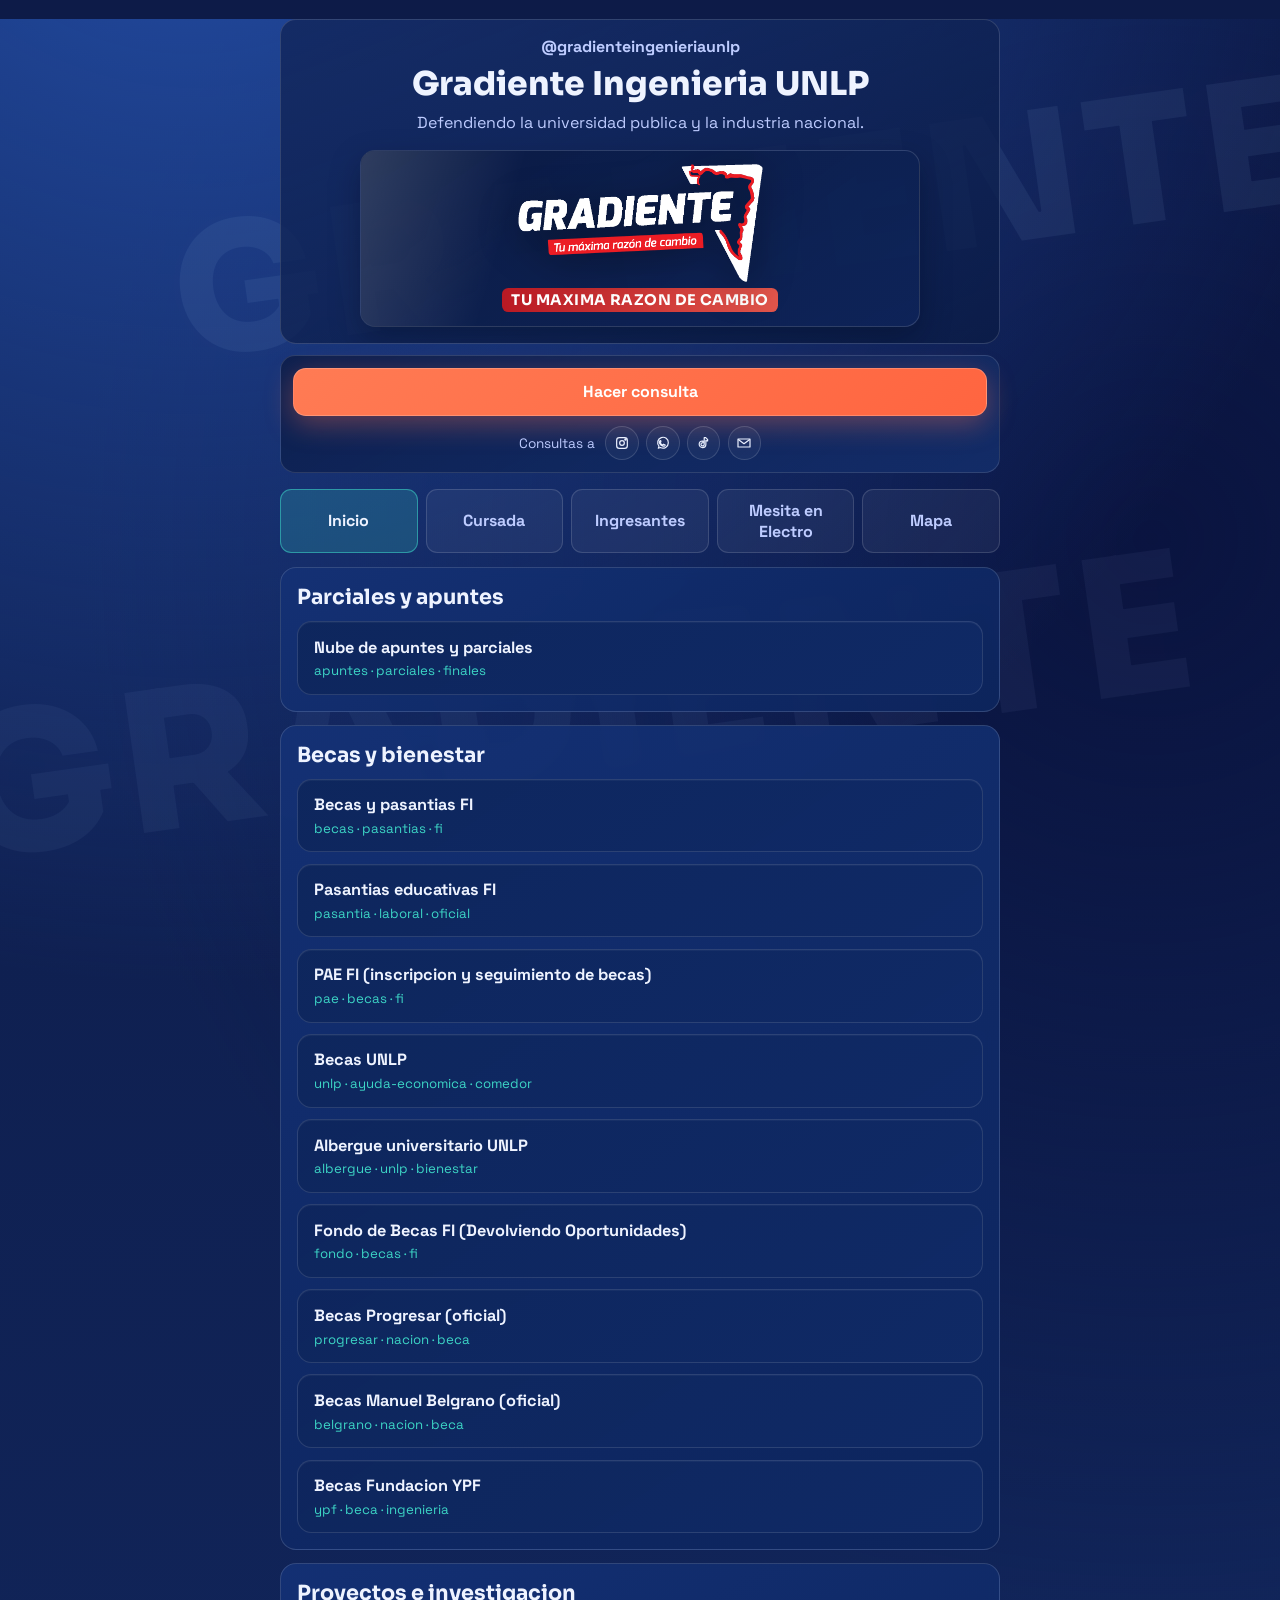
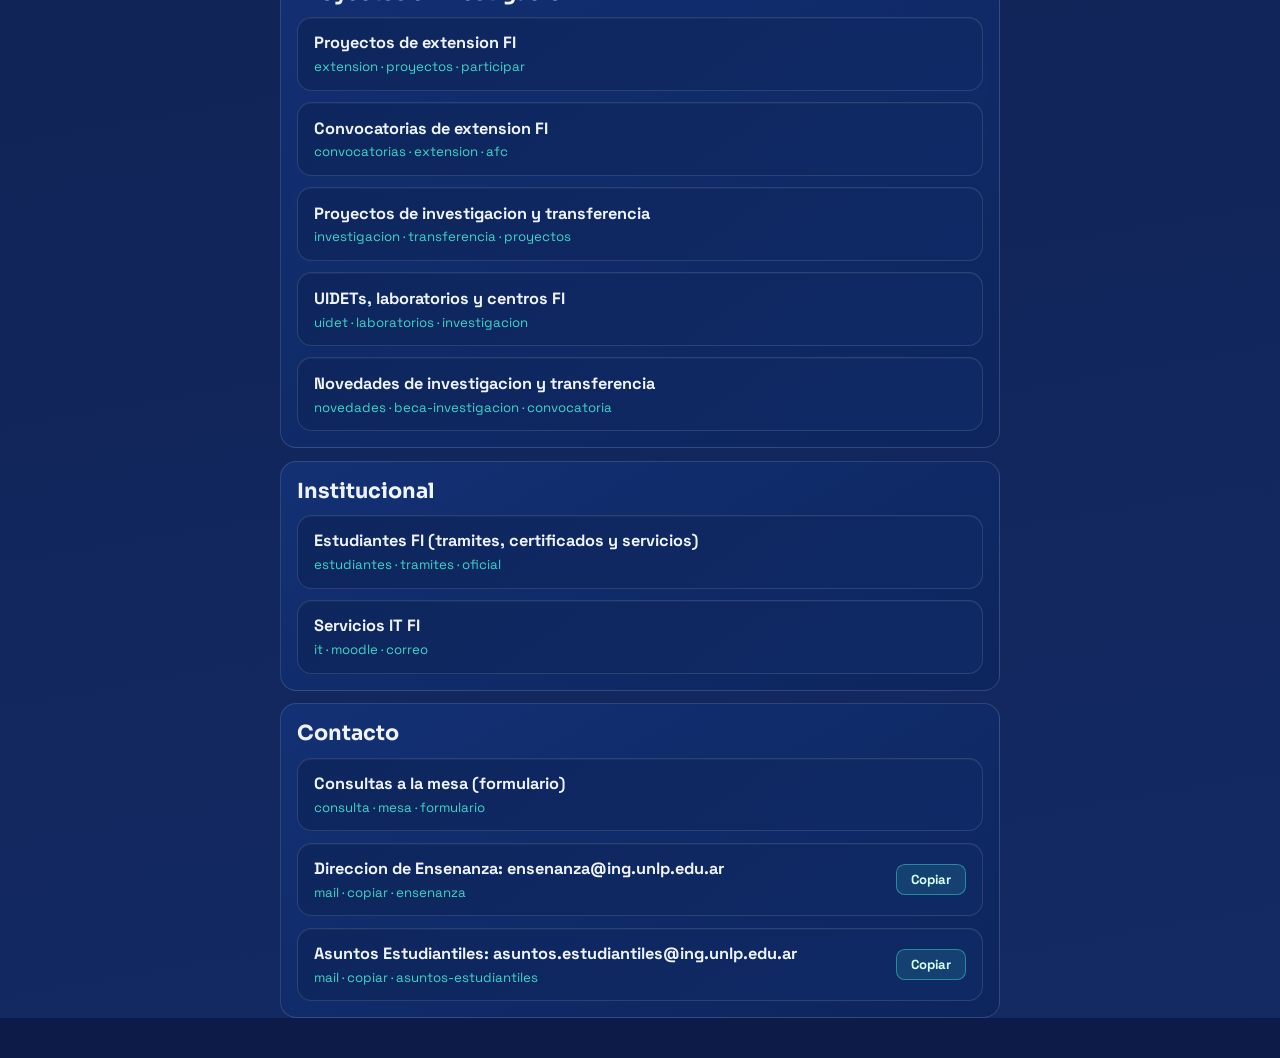
<file: index.html>
<!doctype html>
<html lang="es">
  <head>
    <meta charset="utf-8" />
    <meta name="viewport" content="width=device-width, initial-scale=1" />
    <title>Ingenieria UNLP | Links</title>
    <meta
      name="description"
      content="Accesos para ingresantes, cursada, finales y consultas en Ingenieria UNLP."
    />
    <meta property="og:type" content="website" />
    <meta property="og:title" content="Gradiente Ingenieria UNLP" />
    <meta
      property="og:description"
      content="Accesos utiles para ingresantes, cursada, finales, consultas y recursos de Ingenieria UNLP."
    />
    <meta property="og:image" content="/assets/logo-gradiente-oficial-azul.png" />
    <meta name="twitter:card" content="summary_large_image" />
    <meta name="twitter:title" content="Gradiente Ingenieria UNLP" />
    <meta
      name="twitter:description"
      content="Accesos utiles para ingresantes, cursada, finales, consultas y recursos de Ingenieria UNLP."
    />
    <meta name="twitter:image" content="/assets/logo-gradiente-oficial-azul.png" />
    <meta name="theme-color" content="#0d1b48" />
    <link rel="icon" type="image/svg+xml" href="/assets/favicon.svg?v=20260319a" />
    <link rel="shortcut icon" href="/assets/favicon.svg?v=20260319a" />
    <style id="critical-shell-style">
      html,
      body {
        margin: 0;
        background: #0d1b48;
        color: #eef3ff;
      }
    </style>
    <link rel="preconnect" href="https://fonts.googleapis.com" />
    <link rel="preconnect" href="https://fonts.gstatic.com" crossorigin />
    <link
      href="https://fonts.googleapis.com/css2?family=Sora:wght@400;600;700;800&family=Space+Grotesk:wght@400;500;700&display=swap"
      rel="stylesheet"
    />
    <link rel="stylesheet" href="/assets/styles.css?v=20260410f" />
  </head>
  <body>
    <div class="background-watermark text-watermark" id="background-watermark" aria-hidden="true"></div>
    <div class="site-shell">
      <header class="profile">
        <p id="handle" class="handle">@grupoingenieriaunlp</p>
        <h1 id="brand-name" class="brand-name">Ingenieria UNLP</h1>
        <p id="brand-description" class="brand-description">
          Comunidad de estudiantes de la Facultad de Ingenieria.
        </p>
        <div class="brand-wordmark">
          <div id="wordmark-image" class="wordmark-image hidden" aria-hidden="true"></div>
          <div id="wordmark-fallback" class="wordmark-fallback">GRADIENTE</div>
          <div id="wordmark-accent" class="wordmark-accent">Tu maxima razon de cambio</div>
        </div>
      </header>

      <div class="top-cta" id="top-cta-slot"></div>

      <nav class="route-nav">
        <a href="/" class="route-link">Inicio</a>
        <a href="/parciales" class="route-link">Cursada</a>
        <a href="/ingresantes" class="route-link">Ingresantes</a>
        <a href="/mesa" class="route-link">Mesita en Electro</a>
        <a href="/mapa" class="route-link">Mapa</a>
      </nav>

      <main id="app-main" class="content-ready"></main>
    </div>

    <script src="/assets/config.js?v=20260511a"></script>
    <script src="/assets/app.js?v=20260410f"></script>
  </body>
</html>
</file>
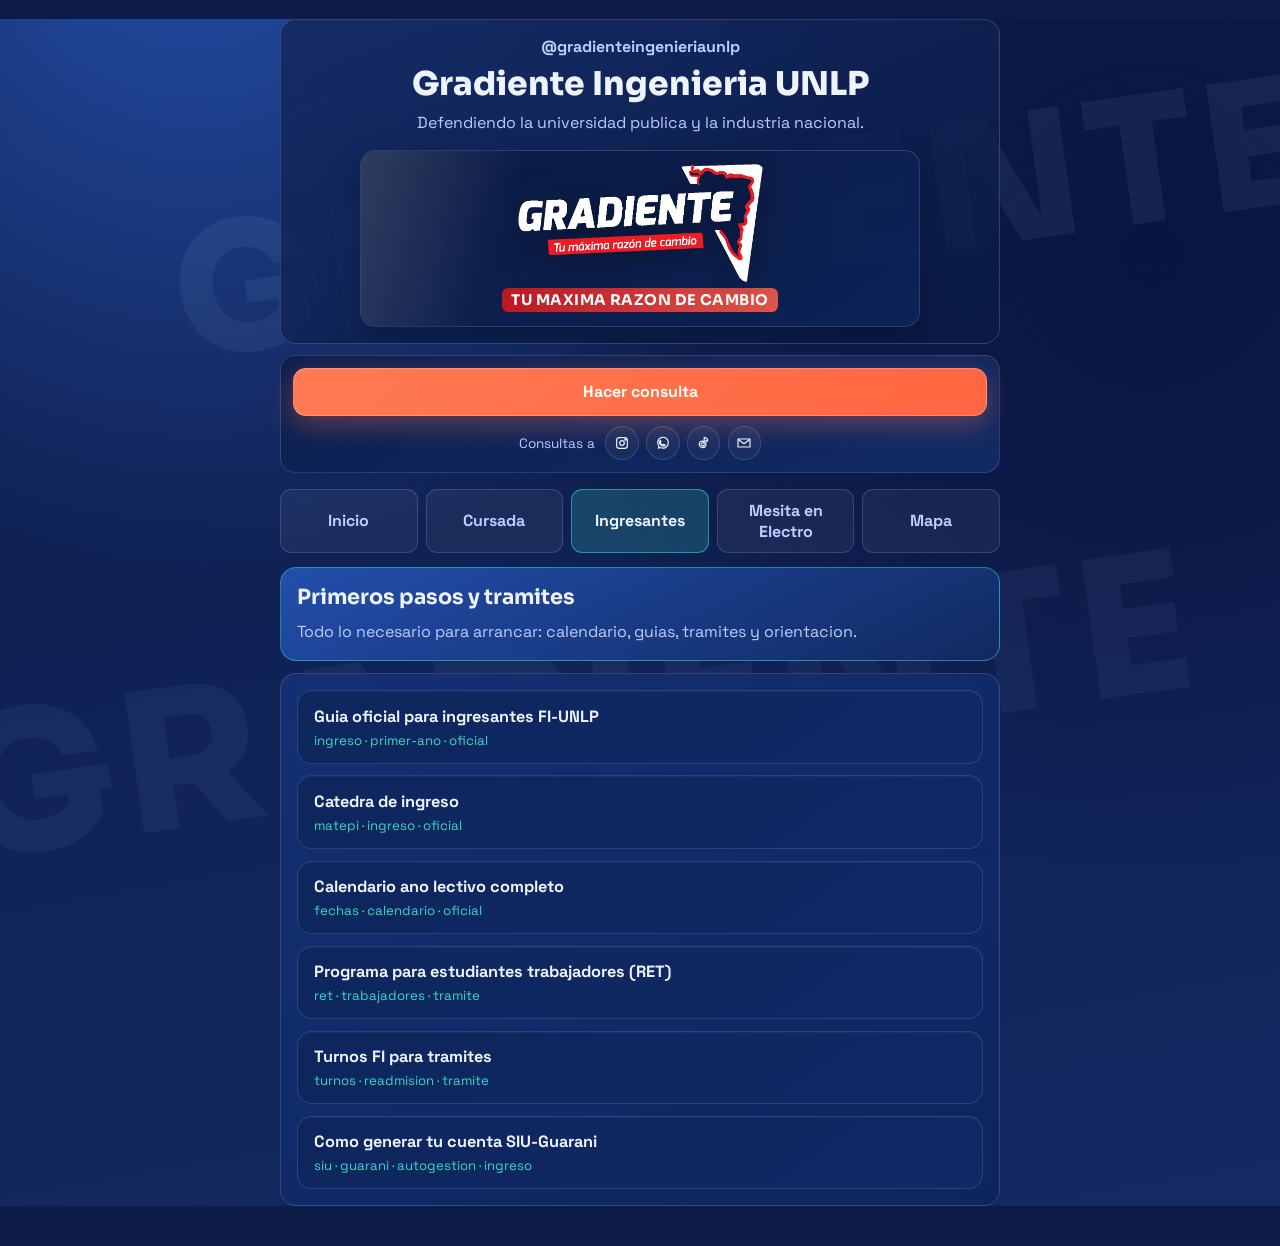
<file: ingresantes/index.html>
﻿<!doctype html>
<html lang="es">
  <head>
    <meta charset="utf-8" />
    <meta name="viewport" content="width=device-width, initial-scale=1" />
    <title>Ingresantes | Ingenieria UNLP</title>
    <meta http-equiv="refresh" content="0;url=/?route=%2Fingresantes" />
    <script>
      window.location.replace('/?route=' + encodeURIComponent('/ingresantes'));
    </script>
    <style>
      html,body{margin:0;background:#0d1b48;color:#eef3ff;font-family:sans-serif}
      body{display:grid;place-items:center;min-height:100vh}
    </style>
  </head>
  <body>Redirigiendo...</body>
</html>
</file>
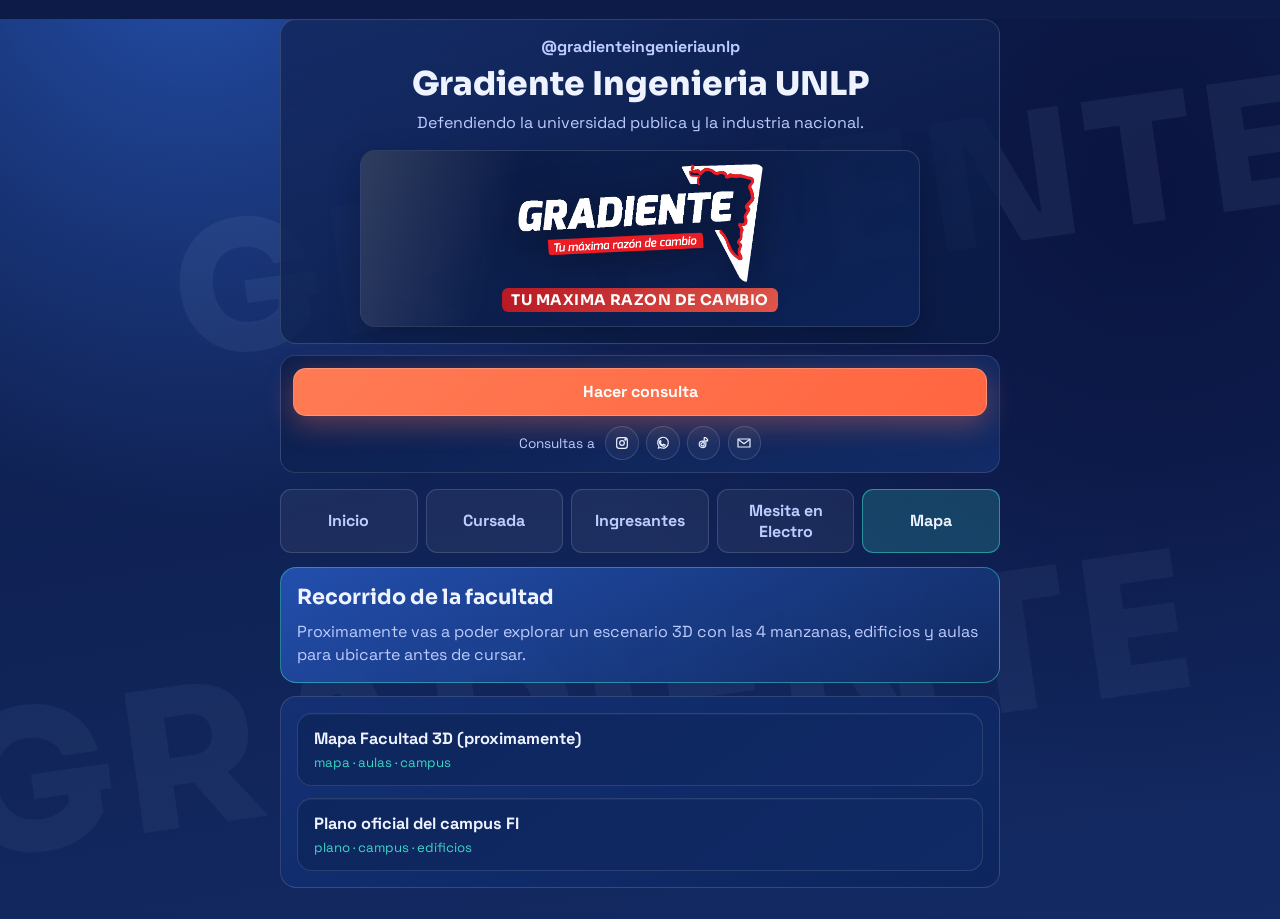
<file: mapa/index.html>
﻿<!doctype html>
<html lang="es">
  <head>
    <meta charset="utf-8" />
    <meta name="viewport" content="width=device-width, initial-scale=1" />
    <title>Mapa Facultad | Ingenieria UNLP</title>
    <meta http-equiv="refresh" content="0;url=/?route=%2Fmapa" />
    <script>
      window.location.replace('/?route=' + encodeURIComponent('/mapa'));
    </script>
    <style>
      html,body{margin:0;background:#0d1b48;color:#eef3ff;font-family:sans-serif}
      body{display:grid;place-items:center;min-height:100vh}
    </style>
  </head>
  <body>Redirigiendo...</body>
</html>
</file>
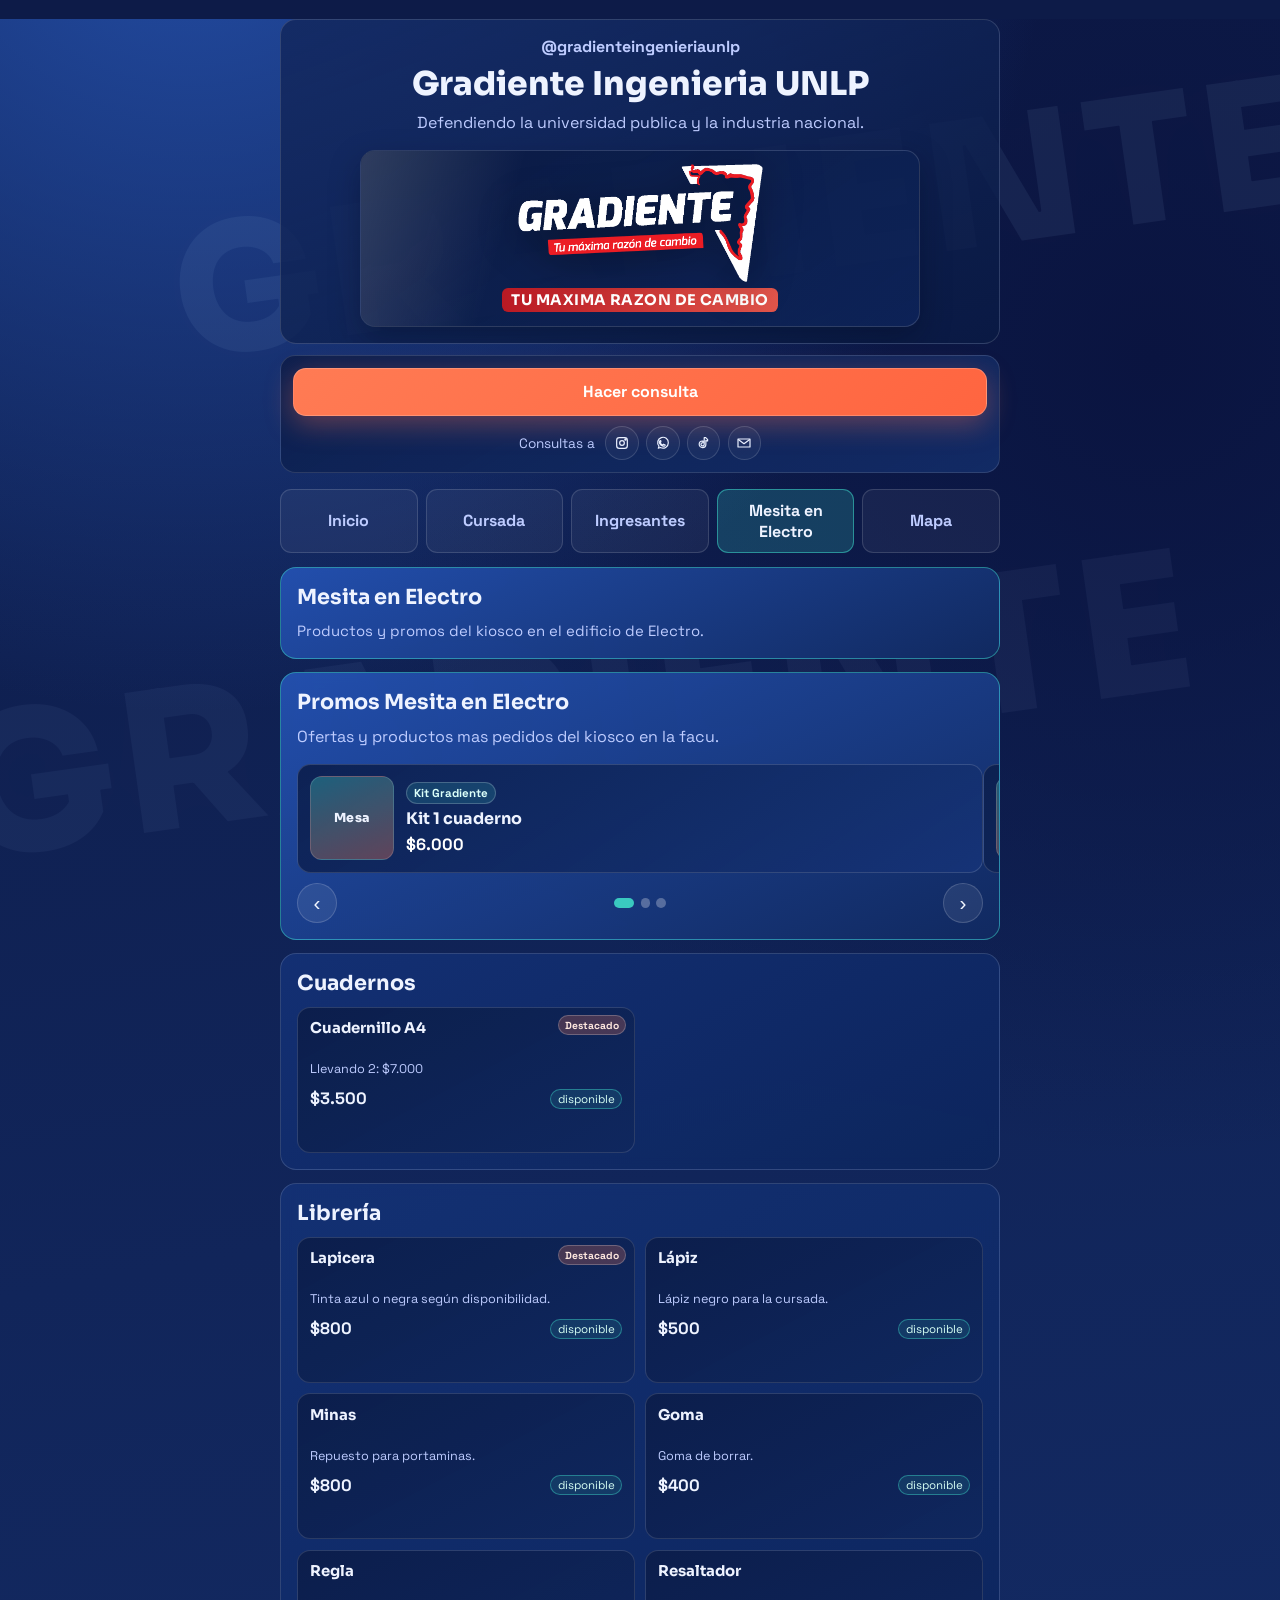
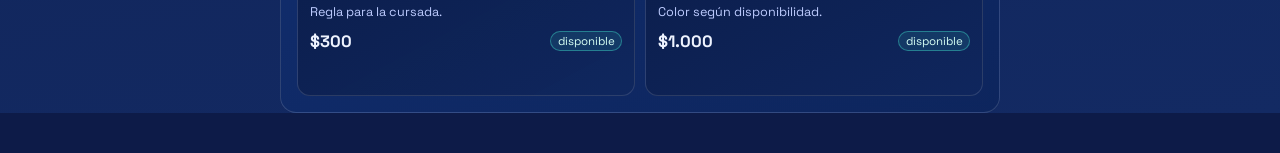
<file: mesa/index.html>
<!doctype html>
<html lang="es">
  <head>
    <meta charset="utf-8" />
    <meta name="viewport" content="width=device-width, initial-scale=1" />
    <title>Mesita en Electro | Ingenieria UNLP</title>
    <meta http-equiv="refresh" content="0;url=/?route=%2Fmesa" />
    <script>
      window.location.replace('/?route=' + encodeURIComponent('/mesa'));
    </script>
    <style>
      html,body{margin:0;background:#0d1b48;color:#eef3ff;font-family:sans-serif}
      body{display:grid;place-items:center;min-height:100vh}
    </style>
  </head>
  <body>Redirigiendo...</body>
</html>
</file>
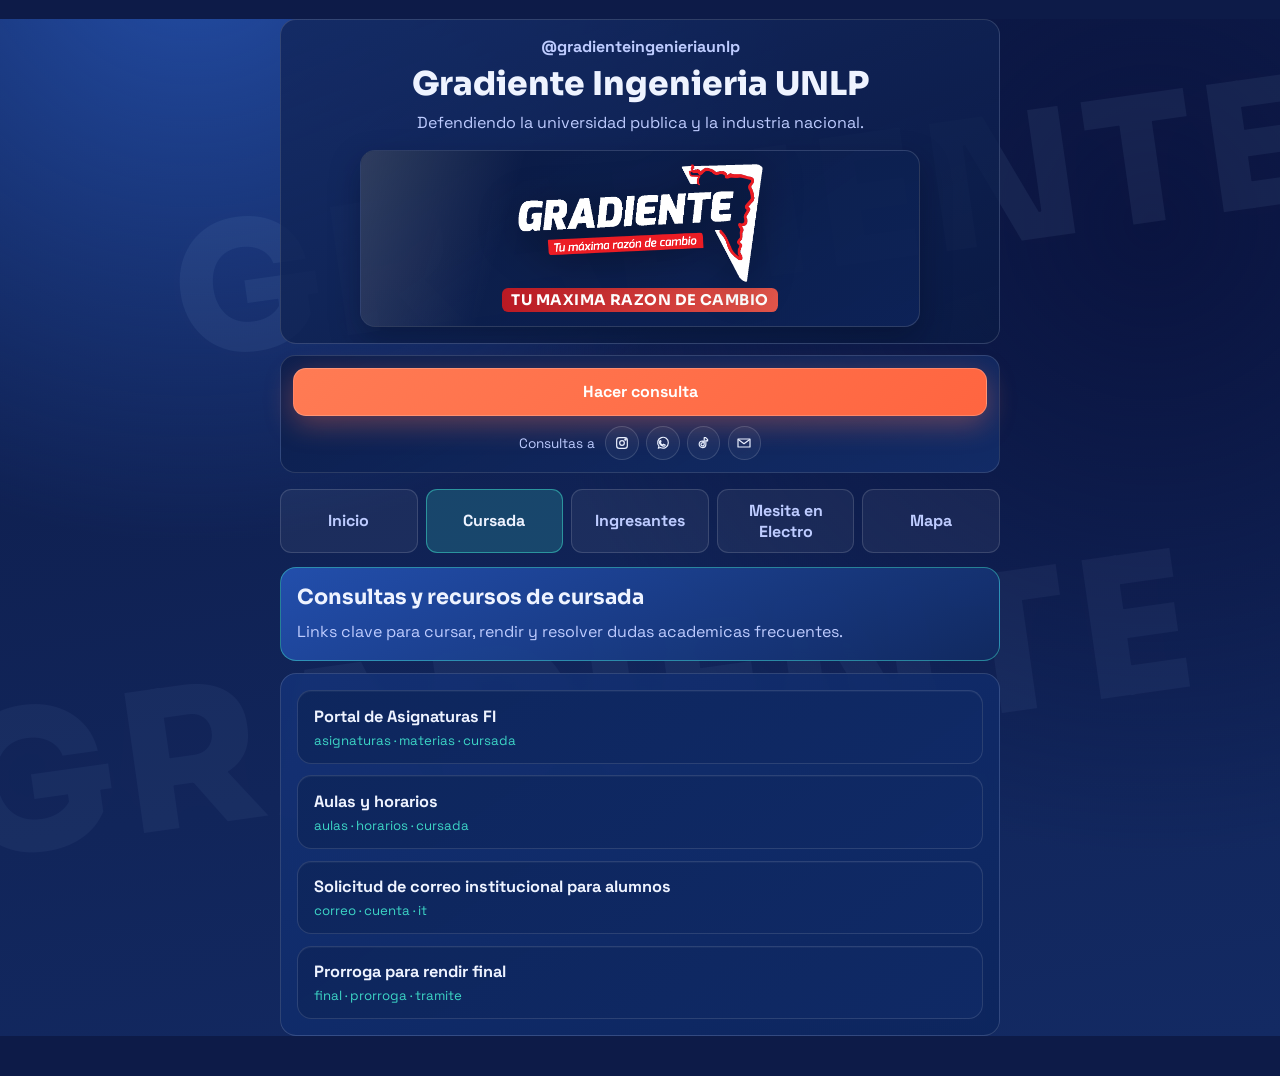
<file: parciales/index.html>
﻿<!doctype html>
<html lang="es">
  <head>
    <meta charset="utf-8" />
    <meta name="viewport" content="width=device-width, initial-scale=1" />
    <title>Cursada | Ingenieria UNLP</title>
    <meta http-equiv="refresh" content="0;url=/?route=%2Fparciales" />
    <script>
      window.location.replace('/?route=' + encodeURIComponent('/parciales'));
    </script>
    <style>
      html,body{margin:0;background:#0d1b48;color:#eef3ff;font-family:sans-serif}
      body{display:grid;place-items:center;min-height:100vh}
    </style>
  </head>
  <body>Redirigiendo...</body>
</html>
</file>
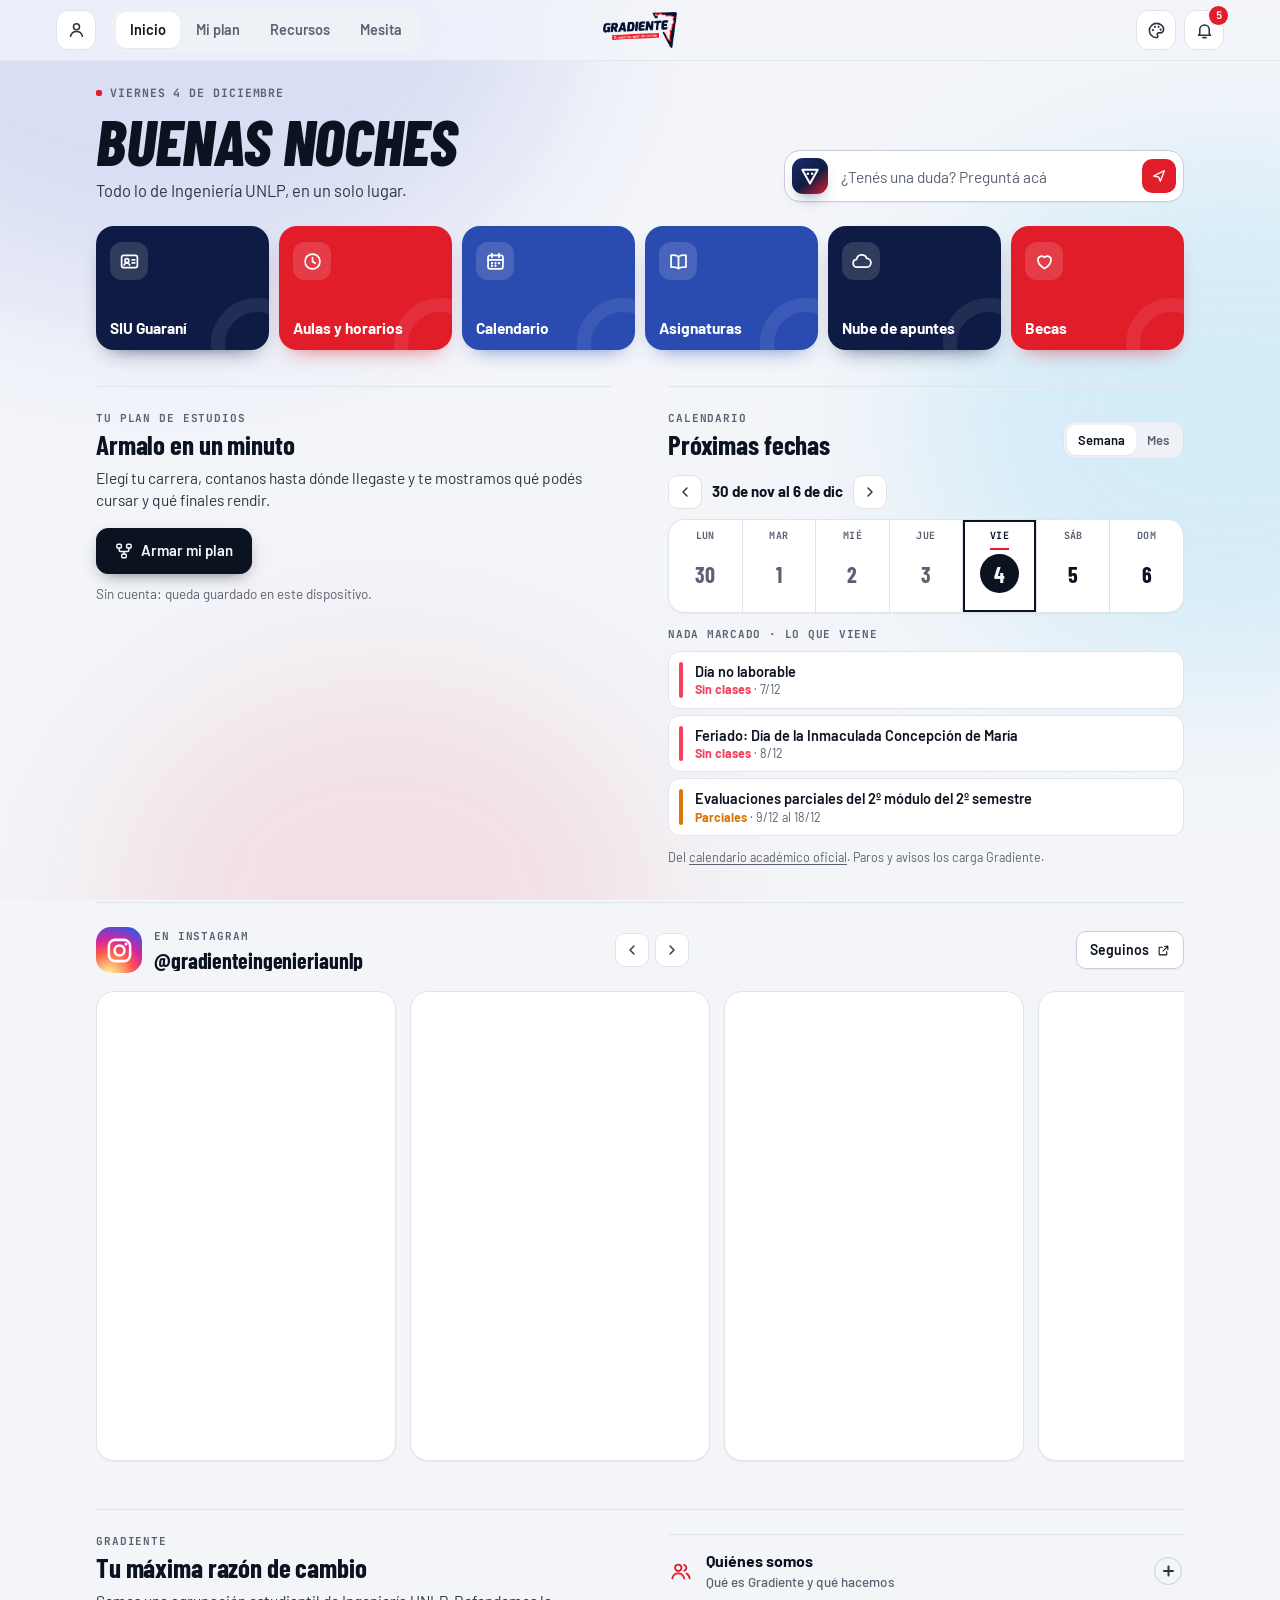
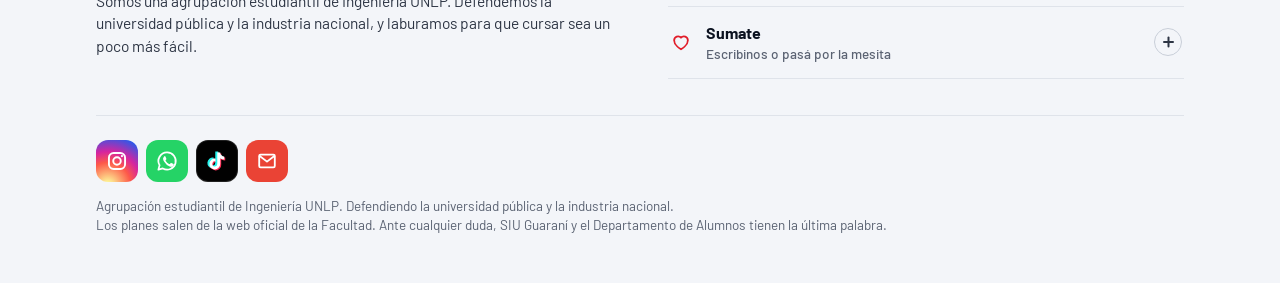
<file: v2/index.html>
<!doctype html>
<html lang="es">
<head>
  <meta charset="utf-8" />
  <meta name="viewport" content="width=device-width, initial-scale=1, viewport-fit=cover" />
  <title>Gradiente · Ingeniería UNLP</title>
  <meta name="description" content="Tu plan de estudios con correlativas, apuntes, trámites y todo lo de Ingeniería UNLP en un solo lugar. Hecho por Gradiente." />
  <meta property="og:type" content="website" />
  <meta property="og:title" content="Gradiente · Ingeniería UNLP" />
  <meta property="og:description" content="Armá tu plan de estudios, mirá qué podés cursar y encontrá apuntes y trámites de Ingeniería UNLP." />
  <meta property="og:image" content="assets/logo-gradiente-azul.png" />
  <meta name="theme-color" content="#0b1a4a" />
  <link rel="manifest" href="manifest.webmanifest" />
  <link rel="icon" type="image/svg+xml" href="assets/icon.svg" />
  <link rel="apple-touch-icon" href="assets/icon-192.png" />
  <link rel="preconnect" href="https://fonts.googleapis.com" />
  <link rel="preconnect" href="https://fonts.gstatic.com" crossorigin />
  <link href="https://fonts.googleapis.com/css2?family=Barlow+Condensed:ital,wght@0,600;0,700;1,700;1,800&family=Barlow:wght@400;500;600;700&family=JetBrains+Mono:wght@500;700&display=swap" rel="stylesheet" />
  <link rel="stylesheet" href="assets/app.css?v=15" />
  <script>
    try { var t = localStorage.getItem('gradiente.theme'), p = localStorage.getItem('gradiente.palette'); if (t) document.documentElement.dataset.theme = t; if (t && p) document.documentElement.dataset.palette = p; } catch (e) {}
  </script>
</head>
<body>
  <svg width="0" height="0" style="position:absolute" aria-hidden="true">
    <defs>
      <symbol id="i-home" viewBox="0 0 24 24"><path d="M3 10.5 12 3l9 7.5V20a1 1 0 0 1-1 1h-5v-6H9v6H4a1 1 0 0 1-1-1z" fill="none" stroke="currentColor" stroke-width="2" stroke-linejoin="round"/></symbol>
      <symbol id="i-plan" viewBox="0 0 24 24"><g fill="none" stroke="currentColor" stroke-width="2" stroke-linecap="round"><rect x="2.5" y="3" width="6" height="5" rx="1.5"/><rect x="15.5" y="3" width="6" height="5" rx="1.5"/><rect x="9" y="16" width="6" height="5" rx="1.5"/><path d="M5.5 8v2.5a2 2 0 0 0 2 2h9a2 2 0 0 0 2-2V8M12 12.5V16"/></g></symbol>
      <symbol id="i-links" viewBox="0 0 24 24"><g fill="none" stroke="currentColor" stroke-width="2" stroke-linecap="round"><path d="M10 14a4.5 4.5 0 0 0 6.4 0l3-3a4.5 4.5 0 0 0-6.4-6.4l-1 1"/><path d="M14 10a4.5 4.5 0 0 0-6.4 0l-3 3a4.5 4.5 0 0 0 6.4 6.4l1-1"/></g></symbol>
      <symbol id="i-shop" viewBox="0 0 24 24"><g fill="none" stroke="currentColor" stroke-width="2" stroke-linejoin="round"><path d="M4 9h16l-1.2 10.2a2 2 0 0 1-2 1.8H7.2a2 2 0 0 1-2-1.8z"/><path d="M8.5 9V7a3.5 3.5 0 0 1 7 0v2"/></g></symbol>
      <symbol id="i-search" viewBox="0 0 24 24"><g fill="none" stroke="currentColor" stroke-width="2" stroke-linecap="round"><circle cx="11" cy="11" r="7"/><path d="m20 20-3.5-3.5"/></g></symbol>
      <symbol id="i-chat" viewBox="0 0 24 24"><path d="M4 5h16v11H9l-5 4z" fill="none" stroke="currentColor" stroke-width="2" stroke-linejoin="round"/></symbol>
      <symbol id="i-moon" viewBox="0 0 24 24"><path d="M20 14.5A8 8 0 0 1 9.5 4a8 8 0 1 0 10.5 10.5z" fill="none" stroke="currentColor" stroke-width="2" stroke-linejoin="round"/></symbol>
      <symbol id="i-sun" viewBox="0 0 24 24"><g fill="none" stroke="currentColor" stroke-width="2" stroke-linecap="round"><circle cx="12" cy="12" r="4"/><path d="M12 2v2M12 20v2M4.9 4.9l1.4 1.4M17.7 17.7l1.4 1.4M2 12h2M20 12h2M4.9 19.1l1.4-1.4M17.7 6.3l1.4-1.4"/></g></symbol>
      <symbol id="i-x" viewBox="0 0 24 24"><path d="M6 6l12 12M18 6 6 18" stroke="currentColor" stroke-width="2.2" stroke-linecap="round"/></symbol>
      <symbol id="i-check" viewBox="0 0 24 24"><path d="m5 12.5 4.5 4.5L19 7.5" fill="none" stroke="currentColor" stroke-width="2.6" stroke-linecap="round" stroke-linejoin="round"/></symbol>
      <symbol id="i-lock" viewBox="0 0 24 24"><g fill="none" stroke="currentColor" stroke-width="2"><rect x="5" y="10.5" width="14" height="10" rx="2"/><path d="M8.5 10.5V7.5a3.5 3.5 0 0 1 7 0v3"/></g></symbol>
      <symbol id="i-chev" viewBox="0 0 24 24"><path d="m9 6 6 6-6 6" fill="none" stroke="currentColor" stroke-width="2.2" stroke-linecap="round" stroke-linejoin="round"/></symbol>
      <symbol id="i-folder" viewBox="0 0 24 24"><path d="M3 6.5a1.5 1.5 0 0 1 1.5-1.5h4.4l2 2.2h8.6A1.5 1.5 0 0 1 21 8.7v9.8a1.5 1.5 0 0 1-1.5 1.5h-15A1.5 1.5 0 0 1 3 18.5z" fill="none" stroke="currentColor" stroke-width="2" stroke-linejoin="round"/></symbol>
      <symbol id="i-ext" viewBox="0 0 24 24"><g fill="none" stroke="currentColor" stroke-width="2" stroke-linecap="round" stroke-linejoin="round"><path d="M14 4h6v6M20 4l-9 9"/><path d="M18 14v5a1 1 0 0 1-1 1H5a1 1 0 0 1-1-1V7a1 1 0 0 1 1-1h5"/></g></symbol>
      <symbol id="i-share" viewBox="0 0 24 24"><g fill="none" stroke="currentColor" stroke-width="2" stroke-linecap="round" stroke-linejoin="round"><path d="M12 15V3M7.5 7.5 12 3l4.5 4.5"/><path d="M5 12v7a1 1 0 0 0 1 1h12a1 1 0 0 0 1-1v-7"/></g></symbol>
      <symbol id="i-list" viewBox="0 0 24 24"><path d="M8 6h13M8 12h13M8 18h13M3.5 6h.01M3.5 12h.01M3.5 18h.01" stroke="currentColor" stroke-width="2.4" stroke-linecap="round"/></symbol>
      <symbol id="i-tree" viewBox="0 0 24 24"><g fill="none" stroke="currentColor" stroke-width="2" stroke-linecap="round"><rect x="2.5" y="4" width="5" height="4" rx="1"/><rect x="2.5" y="16" width="5" height="4" rx="1"/><rect x="16.5" y="10" width="5" height="4" rx="1"/><path d="M7.5 6c5 0 4 6 9 6M7.5 18c5 0 4-6 9-6"/></g></symbol>
      <symbol id="i-filter" viewBox="0 0 24 24"><g fill="none" stroke="currentColor" stroke-width="2" stroke-linecap="round"><path d="M4 7h10M18 7h2M4 17h4M12 17h8"/><circle cx="16" cy="7" r="2"/><circle cx="10" cy="17" r="2"/></g></symbol>
      <symbol id="i-more" viewBox="0 0 24 24"><g fill="currentColor"><circle cx="5" cy="12" r="2"/><circle cx="12" cy="12" r="2"/><circle cx="19" cy="12" r="2"/></g></symbol>
      <symbol id="i-tap" viewBox="0 0 24 24"><g fill="none" stroke="currentColor" stroke-width="2" stroke-linecap="round" stroke-linejoin="round"><path d="M9 11.5V5.5a1.5 1.5 0 0 1 3 0V11l4.2.8a2 2 0 0 1 1.6 2.2l-.6 4.5A2 2 0 0 1 15.2 20h-4.4a2 2 0 0 1-1.6-.8L6 15a1.5 1.5 0 0 1 2.3-1.9L9 14"/><path d="M5.5 6.5a5 5 0 0 1 9 0"/></g></symbol>
      <symbol id="i-help" viewBox="0 0 24 24"><g fill="none" stroke="currentColor" stroke-width="2" stroke-linecap="round"><circle cx="12" cy="12" r="9"/><path d="M9.5 9.5a2.5 2.5 0 1 1 3.5 2.3c-.6.3-1 .8-1 1.5v.4M12 17h.01"/></g></symbol>
      <symbol id="i-ig" viewBox="0 0 24 24"><g fill="none" stroke="currentColor" stroke-width="2.1"><rect x="3.2" y="3.2" width="17.6" height="17.6" rx="5.2"/><circle cx="12" cy="12" r="4.1"/></g><circle cx="17.4" cy="6.6" r="1.25" fill="currentColor"/></symbol>
      <symbol id="i-wa" viewBox="0 0 24 24"><path d="M12 2.6a9.4 9.4 0 0 0-8.1 14.1L2.6 21.4l4.8-1.3A9.4 9.4 0 1 0 12 2.6z" fill="none" stroke="currentColor" stroke-width="1.9" stroke-linejoin="round"/><path d="M8.6 7.3c.2-.4.4-.4.7-.4h.5c.2 0 .4 0 .6.5l.9 2.1c.1.2.1.4 0 .6l-.4.6-.4.5c-.1.2-.2.3 0 .6.2.3.8 1.3 1.7 2.1 1.2 1 2.1 1.3 2.4 1.5.3.1.5.1.6-.1l.9-1.1c.2-.3.4-.2.6-.1l2 1c.3.1.4.2.5.3.1.2.1.8-.2 1.5-.3.7-1.5 1.4-2.1 1.4-.5.1-1.2.1-2-.2a13 13 0 0 1-5.9-5.2c-.8-1.1-1.3-2.4-1.3-3.4 0-1.1.6-1.7.9-2z" fill="currentColor"/></symbol>
      <symbol id="i-tt" viewBox="0 0 24 24"><path d="M16.6 5.6A4.4 4.4 0 0 1 15.5 2.6h-3.2v12.6a2.7 2.7 0 1 1-1.9-2.6V9.4a5.9 5.9 0 1 0 5.1 5.8V8.9a7.5 7.5 0 0 0 4.4 1.4V7.1a4.4 4.4 0 0 1-3.3-1.5z" fill="currentColor"/></symbol>
      <symbol id="i-mail" viewBox="0 0 24 24"><path d="M3.5 6.5A1.5 1.5 0 0 1 5 5h14a1.5 1.5 0 0 1 1.5 1.5v11A1.5 1.5 0 0 1 19 19H5a1.5 1.5 0 0 1-1.5-1.5z" fill="none" stroke="currentColor" stroke-width="2" stroke-linejoin="round"/><path d="m4 6.5 8 6.2 8-6.2" fill="none" stroke="currentColor" stroke-width="2" stroke-linejoin="round" stroke-linecap="round"/></symbol>
      <symbol id="i-id" viewBox="0 0 24 24"><g fill="none" stroke="currentColor" stroke-width="2" stroke-linecap="round" stroke-linejoin="round"><rect x="3" y="5" width="18" height="14" rx="2.5"/><circle cx="9" cy="11" r="2.2"/><path d="M5.8 16c.6-1.6 1.8-2.4 3.2-2.4s2.6.8 3.2 2.4M15 10h3M15 13.5h3"/></g></symbol>
      <symbol id="i-clock" viewBox="0 0 24 24"><g fill="none" stroke="currentColor" stroke-width="2" stroke-linecap="round"><circle cx="12" cy="12" r="8.5"/><path d="M12 7.5V12l3 2"/></g></symbol>
      <symbol id="i-cal" viewBox="0 0 24 24"><g fill="none" stroke="currentColor" stroke-width="2" stroke-linecap="round" stroke-linejoin="round"><rect x="3.5" y="5" width="17" height="15.5" rx="2.5"/><path d="M3.5 10h17M8 3v4M16 3v4"/><path d="M8 14h.01M12 14h.01M16 14h.01M8 17h.01M12 17h.01" stroke-width="2.6"/></g></symbol>
      <symbol id="i-book" viewBox="0 0 24 24"><g fill="none" stroke="currentColor" stroke-width="2" stroke-linejoin="round"><path d="M12 6.5C10 5 7 4.5 3.5 5v13.5c3.5-.5 6.5 0 8.5 1.5 2-1.5 5-2 8.5-1.5V5C17 4.5 14 5 12 6.5z"/><path d="M12 6.5V20"/></g></symbol>
      <symbol id="i-cloud" viewBox="0 0 24 24"><path d="M7 18.5a4.5 4.5 0 0 1-.6-8.96A6 6 0 0 1 18 8.5a4.5 4.5 0 0 1-.5 10z" fill="none" stroke="currentColor" stroke-width="2" stroke-linejoin="round"/></symbol>
      <symbol id="i-heart" viewBox="0 0 24 24"><path d="M12 20s-7.5-4.4-7.5-10A4.3 4.3 0 0 1 12 7.3 4.3 4.3 0 0 1 19.5 10c0 5.6-7.5 10-7.5 10z" fill="none" stroke="currentColor" stroke-width="2" stroke-linejoin="round"/></symbol>
      <symbol id="i-send" viewBox="0 0 24 24"><path d="M4 12 20 4l-6 16-2.5-6.5z" fill="none" stroke="currentColor" stroke-width="2" stroke-linejoin="round"/></symbol>
      <symbol id="i-users" viewBox="0 0 24 24"><g fill="none" stroke="currentColor" stroke-width="2" stroke-linecap="round"><circle cx="9" cy="8.5" r="3.5"/><path d="M2.5 20c.8-3.5 3.3-5.5 6.5-5.5s5.7 2 6.5 5.5"/><path d="M15.5 5.2a3.5 3.5 0 0 1 0 6.6M18 14.8c1.8.8 3 2.6 3.5 5.2"/></g></symbol>
      <symbol id="i-undo" viewBox="0 0 24 24"><path d="M9 7 4 12l5 5M4.5 12H14a6 6 0 0 1 6 6" fill="none" stroke="currentColor" stroke-width="2" stroke-linecap="round" stroke-linejoin="round"/></symbol>
      <symbol id="i-user" viewBox="0 0 24 24"><g fill="none" stroke="currentColor" stroke-width="2" stroke-linecap="round"><circle cx="12" cy="8.5" r="3.8"/><path d="M4.5 20.5c1-4 4-6 7.5-6s6.5 2 7.5 6"/></g></symbol>
      <symbol id="i-camera" viewBox="0 0 24 24"><g fill="none" stroke="currentColor" stroke-width="2" stroke-linejoin="round"><path d="M4 8h3l1.6-2.5h6.8L17 8h3v11H4z"/><circle cx="12" cy="13" r="3.5"/></g></symbol>
      <symbol id="i-key" viewBox="0 0 24 24"><g fill="none" stroke="currentColor" stroke-width="2" stroke-linecap="round" stroke-linejoin="round"><circle cx="8" cy="15" r="4"/><path d="m11 12 9-9M16 7l2.5 2.5M18.5 4.5 21 7"/></g></symbol>
      <symbol id="i-bell" viewBox="0 0 24 24"><g fill="none" stroke="currentColor" stroke-width="2" stroke-linecap="round" stroke-linejoin="round"><path d="M6 16V11a6 6 0 0 1 12 0v5l1.5 2h-15z"/><path d="M10 21h4"/></g></symbol>
      <symbol id="i-cap" viewBox="0 0 24 24"><g fill="none" stroke="currentColor" stroke-width="2" stroke-linejoin="round" stroke-linecap="round"><path d="m2 9 10-5 10 5-10 5z"/><path d="M6 11v5c0 1.5 2.7 3 6 3s6-1.5 6-3v-5M22 9v6"/></g></symbol>
      <symbol id="i-flask" viewBox="0 0 24 24"><g fill="none" stroke="currentColor" stroke-width="2" stroke-linecap="round" stroke-linejoin="round"><path d="M9 3h6M10 3v6L4.5 18.5A1.7 1.7 0 0 0 6 21h12a1.7 1.7 0 0 0 1.5-2.5L14 9V3"/><path d="M7.5 15h9"/></g></symbol>
      <symbol id="i-spark" viewBox="0 0 24 24"><path d="M12 3v4M12 17v4M3 12h4M17 12h4M6 6l2.5 2.5M15.5 15.5 18 18M6 18l2.5-2.5M15.5 8.5 18 6" fill="none" stroke="currentColor" stroke-width="2" stroke-linecap="round"/></symbol>
      <symbol id="i-pin" viewBox="0 0 24 24"><g fill="none" stroke="currentColor" stroke-width="2"><path d="M12 21s-7-6.2-7-11.5a7 7 0 0 1 14 0C19 14.8 12 21 12 21z" stroke-linejoin="round"/><circle cx="12" cy="9.5" r="2.5"/></g></symbol>
      <symbol id="i-building" viewBox="0 0 24 24"><g fill="none" stroke="currentColor" stroke-width="2" stroke-linejoin="round" stroke-linecap="round"><path d="M3 21h18M5 21V9l7-5 7 5v12"/><path d="M9 21v-5h6v5M9 11h.01M15 11h.01"/></g></symbol>
      <symbol id="i-doc" viewBox="0 0 24 24"><g fill="none" stroke="currentColor" stroke-width="2" stroke-linejoin="round" stroke-linecap="round"><path d="M6 3h8l4 4v14H6z"/><path d="M14 3v4h4M9 12h6M9 16h6"/></g></symbol>
      <symbol id="i-copy" viewBox="0 0 24 24"><g fill="none" stroke="currentColor" stroke-width="2" stroke-linejoin="round"><rect x="8" y="8" width="12" height="12" rx="2"/><path d="M16 8V5a1 1 0 0 0-1-1H5a1 1 0 0 0-1 1v10a1 1 0 0 0 1 1h3"/></g></symbol>
      <symbol id="i-nabla" viewBox="0 0 24 24"><path d="M3.6 5.2h16.8L12 20.2z" fill="none" stroke="currentColor" stroke-width="2.2" stroke-linejoin="round"/><g class="nb-eyes" fill="currentColor"><circle cx="9.7" cy="9.6" r="1.35"/><circle cx="14.3" cy="9.6" r="1.35"/></g></symbol>
      <symbol id="i-cloudq" viewBox="0 0 24 24"><path d="M9.5 18.5H7a4.5 4.5 0 0 1-.6-8.96A6 6 0 0 1 18 8.5a4.5 4.5 0 0 1 2.9 7.2" fill="none" stroke="currentColor" stroke-width="2" stroke-linecap="round" stroke-linejoin="round"/><circle cx="14.5" cy="15" r="3.2" fill="none" stroke="currentColor" stroke-width="2"/><path d="m16.9 17.4 2.6 2.6" stroke="currentColor" stroke-width="2.2" stroke-linecap="round"/></symbol>
      <symbol id="i-sigma" viewBox="0 0 24 24"><path d="M18 5H6l6.5 7L6 19h12" fill="none" stroke="currentColor" stroke-width="2.2" stroke-linecap="round" stroke-linejoin="round"/></symbol>
      <symbol id="i-timer" viewBox="0 0 24 24"><g fill="none" stroke="currentColor" stroke-width="2" stroke-linecap="round" stroke-linejoin="round"><circle cx="12" cy="13.5" r="7.5"/><path d="M12 13.5V10M9.5 2.5h5M18.5 6.5l1.5-1.5"/></g></symbol>
      <symbol id="i-atom" viewBox="0 0 24 24"><g fill="none" stroke="currentColor" stroke-width="1.8"><ellipse cx="12" cy="12" rx="9.5" ry="3.8"/><ellipse cx="12" cy="12" rx="9.5" ry="3.8" transform="rotate(60 12 12)"/><ellipse cx="12" cy="12" rx="9.5" ry="3.8" transform="rotate(-60 12 12)"/></g><circle cx="12" cy="12" r="1.8" fill="currentColor"/></symbol>
      <symbol id="i-palette" viewBox="0 0 24 24"><path d="M12 3a9 9 0 0 0 0 18c1.2 0 1.8-.8 1.8-1.7 0-.5-.2-.9-.5-1.2-.3-.4-.5-.8-.5-1.3 0-1 .8-1.8 1.8-1.8h2.1A4.3 4.3 0 0 0 21 10.7C21 6.4 17 3 12 3z" fill="none" stroke="currentColor" stroke-width="2" stroke-linejoin="round"/><g fill="currentColor"><circle cx="7.5" cy="11.5" r="1.4"/><circle cx="10" cy="7.3" r="1.4"/><circle cx="14.6" cy="7.3" r="1.4"/><circle cx="17.2" cy="11" r="1.4"/></g></symbol>
      <symbol id="i-theme" viewBox="0 0 24 24"><g fill="none" stroke="currentColor" stroke-width="2"><circle cx="12" cy="12" r="8.5"/><path d="M12 3.5a8.5 8.5 0 0 1 0 17z" fill="currentColor" stroke="none"/></g></symbol>
      <symbol id="i-back" viewBox="0 0 24 24"><path d="M15 6l-6 6 6 6" fill="none" stroke="currentColor" stroke-width="2.2" stroke-linecap="round" stroke-linejoin="round"/></symbol>
    </defs>
  </svg>

  <div class="ambient" aria-hidden="true"><i></i><i></i><i></i></div>

  <a class="skip" href="#main">Saltar al contenido</a>

  <header class="topbar">
    <div class="topbar-in">
      <div class="topbar-l">
        <button class="iconBtn profBtn" id="profileBtn" type="button" aria-label="Tu perfil" aria-haspopup="dialog"><span class="profPic" id="topAvatar"></span></button>
        <nav class="deskNav" aria-label="Secciones">
          <a href="#/" data-nav="home">Inicio</a>
          <a href="#/plan" data-nav="plan">Mi plan</a>
          <a href="#/recursos" data-nav="recursos">Recursos</a>
          <a href="#/mesita" data-nav="mesita">Mesita</a>
        </nav>
      </div>
      <a class="brand" href="#/" aria-label="Gradiente, inicio">
        <img class="brand-logo brand-logo--light" src="assets/logo-gradiente-azul.png" alt="Gradiente" width="118" height="57" />
        <img class="brand-logo brand-logo--dark" src="assets/logo-gradiente-blanco.png" alt="" width="118" height="57" />
      </a>
      <div class="topbar-actions">
        <button class="iconBtn palBtn" id="palBtn" type="button" aria-label="Colores de la página" aria-haspopup="dialog"><svg><use href="#i-palette"/></svg></button>
        <button class="iconBtn bellBtn" id="notifBtn" type="button" aria-label="Notificaciones" aria-haspopup="dialog"><svg><use href="#i-bell"/></svg><i class="bellDot" id="bellDot" hidden></i></button>
      </div>
    </div>
  </header>

  <main id="main" tabindex="-1"></main>

  <nav class="tabbar" aria-label="Secciones">
    <a href="#/" data-nav="home"><svg><use href="#i-home"/></svg><span>Inicio</span></a>
    <a href="#/plan" data-nav="plan"><svg><use href="#i-plan"/></svg><span>Mi plan</span></a>
    <a href="#/recursos" data-nav="recursos"><svg><use href="#i-links"/></svg><span>Recursos</span></a>
    <a href="#/mesita" data-nav="mesita"><svg><use href="#i-shop"/></svg><span>Mesita</span></a>
  </nav>

  <div class="sheet" id="sheet" hidden>
    <div class="sheet-backdrop" data-close></div>
    <section class="sheet-panel" role="dialog" aria-modal="true" aria-labelledby="sheetTitle">
      <div class="sheet-grip" aria-hidden="true"></div>
      <div class="sheet-body" id="sheetBody"></div>
    </section>
  </div>

  <div class="toast" id="toast" role="status" aria-live="polite"></div>

  <script src="config.js?v=8"></script>
  <script src="assets/app.js?v=14"></script>
</body>
</html>
</file>
<file: assets/styles.css>
:root {
  --bg-top: #0d1b48;
  --bg-bottom: #132a63;
  --stroke: rgba(255, 255, 255, 0.14);
  --text-main: #eef3ff;
  --text-muted: #beccff;
  --cta: #ff7b54;
  --cta-hover: #ff936f;
  --accent: #3dd6c6;
  --card: #0f255d;
  --card-hover: #163170;
}

@view-transition {
  navigation: auto;
}


* {
  box-sizing: border-box;
}

html,
body {
  margin: 0;
  padding: 0;
}

body {
  font-family: "Space Grotesk", sans-serif;
  background: radial-gradient(circle at 15% -10%, #244fa9 0, transparent 40%),
    radial-gradient(circle at 90% 20%, #0a1440 0, transparent 45%),
    linear-gradient(170deg, var(--bg-top), var(--bg-bottom));
  color: var(--text-main);
  min-height: 100vh;
  position: relative;
  overflow-x: hidden;
}

a {
  color: inherit;
  text-decoration: none;
}

.hidden {
  display: none;
}

.sr-only {
  position: absolute;
  width: 1px;
  height: 1px;
  padding: 0;
  margin: -1px;
  overflow: hidden;
  clip: rect(0, 0, 0, 0);
  white-space: nowrap;
  border: 0;
}

.copy-toast {
  position: fixed;
  left: 50%;
  bottom: 1.1rem;
  transform: translateX(-50%) translateY(14px);
  opacity: 0;
  z-index: 40;
  padding: 0.5rem 0.8rem;
  border-radius: 999px;
  border: 1px solid rgba(255, 255, 255, 0.18);
  background: rgba(9, 24, 65, 0.95);
  color: #eaf2ff;
  font-size: 0.82rem;
  font-weight: 700;
  transition: opacity 0.16s ease, transform 0.16s ease;
  pointer-events: none;
}

.copy-toast.is-visible {
  opacity: 1;
  transform: translateX(-50%) translateY(0);
}

.background-watermark {
  position: fixed;
  inset: 0;
  pointer-events: none;
  z-index: 0;
  opacity: 1;
  background-repeat: no-repeat;
  background-position: center center;
  background-size: min(90vw, 1100px);
  mix-blend-mode: screen;
  filter: drop-shadow(0 0 22px rgba(255, 45, 45, 0.09));
}

.background-watermark::before {
  content: "";
}

.background-watermark.text-watermark::before {
  content: var(--watermark-text, "GRADIENTE");
  position: absolute;
  right: -3vw;
  top: 12vh;
  font-family: "Sora", sans-serif;
  font-weight: 800;
  letter-spacing: 0.04em;
  font-size: clamp(3.2rem, 14vw, 11rem);
  color: rgba(176, 205, 255, 0.065);
  text-transform: uppercase;
  white-space: nowrap;
  transform: rotate(-8deg);
}

.background-watermark.text-watermark::after {
  content: var(--watermark-text, "GRADIENTE");
  position: absolute;
  left: -4vw;
  bottom: 8vh;
  font-family: "Sora", sans-serif;
  font-weight: 800;
  letter-spacing: 0.04em;
  font-size: clamp(3.4rem, 16vw, 12rem);
  color: rgba(176, 205, 255, 0.05);
  text-transform: uppercase;
  white-space: nowrap;
  transform: rotate(-8deg);
}

.site-shell {
  width: min(720px, 100% - 1.5rem);
  margin: 1.2rem auto 2.5rem;
  position: relative;
  z-index: 1;
}

#app-main {
  min-height: 340px;
  opacity: 1;
  transition: opacity 0.16s ease;
}

#app-main.content-switching {
  opacity: 0.6;
}

#app-main.content-ready {
  opacity: 1;
}

.profile {
  text-align: center;
  padding: 1rem 0.7rem 0.9rem;
  border: 1px solid var(--stroke);
  border-radius: 1rem;
  background: linear-gradient(160deg, rgba(19, 40, 95, 0.88), rgba(10, 27, 68, 0.74));
  position: relative;
  overflow: hidden;
}

.profile::after {
  content: "";
  position: absolute;
  inset: auto -20% -62% -20%;
  height: 62%;
  background: radial-gradient(circle at 50% 0, rgba(255, 53, 53, 0.14), transparent 64%);
  pointer-events: none;
}

.profile.compact {
  padding-bottom: 0.45rem;
}

.handle {
  margin: 0;
  color: var(--text-muted);
  font-weight: 700;
}

.brand-name {
  margin: 0.35rem 0 0.45rem;
  font-family: "Sora", sans-serif;
  font-weight: 800;
  font-size: clamp(1.45rem, 3.8vw, 2.05rem);
}

.brand-description,
.panel-copy {
  margin: 0;
  color: var(--text-muted);
  line-height: 1.4;
}

.brand-wordmark {
  margin: 0.95rem auto 0.1rem;
  width: min(560px, 100%);
  padding: 0.85rem 0.95rem;
  border-radius: 0.95rem;
  border: 1px solid rgba(255, 255, 255, 0.14);
  background: linear-gradient(145deg, rgba(10, 25, 63, 0.88), rgba(15, 38, 94, 0.7));
  box-shadow: 0 12px 30px rgba(4, 11, 31, 0.35);
  position: relative;
  overflow: hidden;
}

.brand-wordmark::before {
  content: "";
  position: absolute;
  left: -35%;
  top: -75%;
  width: 60%;
  height: 230%;
  transform: rotate(16deg);
  background: linear-gradient(90deg, transparent, rgba(255, 255, 255, 0.16), transparent);
  animation: none;
}

.wordmark-image {
  width: min(430px, 98%);
  height: clamp(90px, 15vw, 118px);
  margin: 0 auto;
  background-repeat: no-repeat;
  background-position: center;
  background-size: contain;
  filter: drop-shadow(0 8px 20px rgba(0, 0, 0, 0.45));
}

.wordmark-fallback {
  font-family: "Sora", sans-serif;
  font-size: clamp(1.72rem, 5vw, 2.6rem);
  font-weight: 800;
  line-height: 1;
  letter-spacing: 0.08em;
  transform: skewX(-7deg);
  text-shadow: 0 7px 18px rgba(0, 0, 0, 0.55);
}

.wordmark-accent {
  display: inline-block;
  margin-top: 0.35rem;
  padding: 0.2rem 0.6rem;
  border-radius: 0.4rem;
  font-family: "Sora", sans-serif;
  font-size: clamp(0.7rem, 2.5vw, 0.92rem);
  font-weight: 700;
  text-transform: uppercase;
  letter-spacing: 0.03em;
  color: #fff;
  background: linear-gradient(90deg, rgba(196, 25, 33, 0.94), rgba(255, 93, 74, 0.88));
}

.top-cta {
  position: relative;
  z-index: 2;
  margin: 0.7rem 0 1rem;
}

.contact-hub {
  border: 1px solid rgba(255, 255, 255, 0.13);
  border-radius: 0.95rem;
  background: linear-gradient(150deg, rgba(12, 30, 76, 0.95), rgba(20, 48, 110, 0.78));
  padding: 0.75rem;
}

.cta-button {
  display: inline-flex;
  align-items: center;
  justify-content: center;
  background: linear-gradient(135deg, var(--cta), #ff6540);
  color: #fff;
  padding: 0.78rem 1.1rem;
  border-radius: 0.8rem;
  border: 1px solid rgba(255, 255, 255, 0.2);
  box-shadow: 0 8px 28px rgba(255, 115, 82, 0.36);
  font-weight: 700;
  width: 100%;
  text-align: center;
  transition: transform 0.18s ease, background 0.18s ease;
}

.cta-button:hover {
  transform: translateY(-1px);
  background: linear-gradient(135deg, var(--cta-hover), #ff7c5e);
}

.contact-channels {
  margin-top: 0.65rem;
  display: flex;
  align-items: center;
  justify-content: center;
  flex-wrap: wrap;
  gap: 0.45rem;
}

.contact-label {
  font-size: 0.85rem;
  color: var(--text-muted);
  margin-right: 0.2rem;
}

.contact-channel {
  width: 2.1rem;
  height: 2.1rem;
  border-radius: 999px;
  border: 1px solid var(--stroke);
  background: rgba(255, 255, 255, 0.04);
  display: inline-flex;
  align-items: center;
  justify-content: center;
  font-size: 0.82rem;
  font-weight: 700;
  color: inherit;
  font-family: inherit;
  padding: 0;
}

.contact-channel-copy {
  appearance: none;
  cursor: pointer;
}

.contact-channel:focus-visible {
  outline: 2px solid rgba(61, 214, 198, 0.9);
  outline-offset: 2px;
}

.contact-channel svg {
  width: 1rem;
  height: 1rem;
  fill: none;
  stroke: #eaf0ff;
  stroke-width: 1.8;
  stroke-linecap: round;
  stroke-linejoin: round;
}

.contact-channel:hover {
  background: rgba(255, 255, 255, 0.1);
}

.contact-channel.is-copied {
  animation: contact-copy-pop 0.35s ease;
}

.route-nav {
  display: grid;
  grid-template-columns: repeat(5, minmax(0, 1fr));
  gap: 0.5rem;
  margin-bottom: 0.9rem;
}

.route-link {
  display: flex;
  align-items: center;
  justify-content: center;
  background: rgba(255, 255, 255, 0.05);
  border: 1px solid var(--stroke);
  border-radius: 0.7rem;
  padding: 0.62rem;
  text-align: center;
  font-weight: 700;
  color: var(--text-muted);
}

.route-link.active {
  background: rgba(61, 214, 198, 0.2);
  color: var(--text-main);
  border-color: rgba(61, 214, 198, 0.55);
}

.panel {
  border: 1px solid var(--stroke);
  background: linear-gradient(150deg, rgba(20, 49, 117, 0.95), rgba(13, 37, 93, 0.95));
  border-radius: 1rem;
  padding: 1rem;
  margin-bottom: 0.8rem;
  backdrop-filter: blur(6px);
}

.panel h2,
.panel h1 {
  margin: 0 0 0.7rem;
  font-family: "Sora", sans-serif;
  font-size: clamp(1.05rem, 2.6vw, 1.3rem);
}

.panel-highlight {
  border-color: rgba(61, 214, 198, 0.5);
  background: linear-gradient(155deg, rgba(35, 80, 174, 0.98), rgba(17, 42, 97, 0.98));
}

.link-list {
  display: grid;
  gap: 0.72rem;
}

.skeleton-list {
  display: grid;
  gap: 0.56rem;
}

.skeleton-card {
  height: 68px;
  border-radius: 0.82rem;
  border: 1px solid rgba(255, 255, 255, 0.08);
  background: linear-gradient(
    90deg,
    rgba(255, 255, 255, 0.06) 20%,
    rgba(255, 255, 255, 0.12) 37%,
    rgba(255, 255, 255, 0.06) 54%
  );
  background-size: 220% 100%;
  animation: skeleton-wave 1.25s ease-in-out infinite;
}

.link-card {
  display: flex;
  flex-direction: column;
  gap: 0.32rem;
  padding: 0.9rem 1rem;
  border-radius: 0.9rem;
  background: linear-gradient(145deg, rgba(14, 38, 93, 0.98), rgba(16, 42, 102, 0.96));
  border: 1px solid rgba(255, 255, 255, 0.12);
  box-shadow: inset 0 1px 0 rgba(255, 255, 255, 0.04);
  transition: transform 0.18s ease, background-color 0.18s ease, border-color 0.18s ease;
}

.link-card-body {
  min-width: 0;
  display: flex;
  flex-direction: column;
  gap: 0.3rem;
}

.link-card-mail {
  display: grid;
  grid-template-columns: minmax(0, 1fr) auto;
  align-items: center;
  column-gap: 0.85rem;
  row-gap: 0.55rem;
}

.copy-mail-button {
  border: 1px solid rgba(61, 214, 198, 0.5);
  background: rgba(61, 214, 198, 0.14);
  color: #d9fffa;
  border-radius: 0.55rem;
  padding: 0.38rem 0.62rem;
  min-width: 4.4rem;
  font-family: inherit;
  font-size: 0.82rem;
  font-weight: 700;
  cursor: pointer;
  justify-self: end;
  align-self: center;
  flex-shrink: 0;
}

.copy-mail-button:hover {
  background: rgba(61, 214, 198, 0.24);
}

.link-card:hover {
  transform: translateY(-1px);
  background: var(--card-hover);
  border-color: rgba(61, 214, 198, 0.35);
}

.link-title {
  font-weight: 700;
  font-size: 1.02rem;
}

.link-tags {
  color: var(--accent);
  font-size: 0.83rem;
  display: block;
}

.promo-panel {
  overflow: hidden;
}

.promo-carousel {
  margin-top: 0.7rem;
}

.promo-track {
  display: flex;
  width: 100%;
  transition: transform 0.3s ease;
}

.promo-slide {
  min-width: 100%;
  display: grid;
  grid-template-columns: 84px minmax(0, 1fr);
  gap: 0.75rem;
  align-items: center;
  padding: 0.72rem;
  border-radius: 0.85rem;
  border: 1px solid rgba(255, 255, 255, 0.14);
  background: linear-gradient(145deg, rgba(12, 31, 78, 0.92), rgba(22, 52, 120, 0.88));
  margin-top: 0.25rem;
}

.promo-media {
  width: 100%;
  aspect-ratio: 1 / 1;
  border-radius: 0.75rem;
  border: 1px solid rgba(255, 255, 255, 0.14);
  background: linear-gradient(160deg, rgba(61, 214, 198, 0.34), rgba(255, 123, 84, 0.34));
  display: grid;
  place-items: center;
  font-family: "Sora", sans-serif;
  font-size: 0.78rem;
  font-weight: 800;
  letter-spacing: 0.03em;
}

.promo-media.has-image {
  background-size: cover;
  background-position: center;
  color: transparent;
}

.promo-content {
  min-width: 0;
}

.promo-badge {
  display: inline-flex;
  align-items: center;
  border-radius: 999px;
  border: 1px solid rgba(255, 255, 255, 0.2);
  background: rgba(61, 214, 198, 0.16);
  color: #dbfff9;
  font-size: 0.72rem;
  font-weight: 700;
  padding: 0.18rem 0.45rem;
  margin-bottom: 0.32rem;
}

.promo-title {
  margin: 0;
  font-family: "Sora", sans-serif;
  font-size: 1rem;
  line-height: 1.25;
}

.promo-price {
  margin: 0.32rem 0 0;
  color: #fff;
  font-size: 1.02rem;
  font-weight: 800;
}

.promo-controls {
  display: flex;
  align-items: center;
  justify-content: space-between;
  gap: 0.65rem;
  margin-top: 0.65rem;
}

.promo-control {
  width: 2.5rem;
  height: 2.5rem;
  border-radius: 999px;
  border: 1px solid rgba(255, 255, 255, 0.16);
  background: rgba(255, 255, 255, 0.08);
  color: #f2f6ff;
  font-size: 1.3rem;
  line-height: 1;
  cursor: pointer;
}

.promo-control:hover {
  background: rgba(255, 255, 255, 0.16);
}

.promo-indicators {
  display: flex;
  align-items: center;
  justify-content: center;
  flex: 1;
  gap: 0.4rem;
}

.promo-indicator {
  width: 0.58rem;
  height: 0.58rem;
  border-radius: 999px;
  border: 0;
  background: rgba(255, 255, 255, 0.28);
  cursor: pointer;
  padding: 0;
}

.promo-indicator.active {
  width: 1.25rem;
  background: rgba(61, 214, 198, 0.92);
}

.kiosk-intro-title {
  margin-bottom: 0.5rem;
}

.kiosk-intro-copy {
  font-size: 0.93rem;
}

.kiosk-group-title {
  margin-bottom: 0.72rem;
}

.kiosk-grid {
  display: grid;
  grid-template-columns: repeat(2, minmax(0, 1fr));
  gap: 0.65rem;
}

.kiosk-card {
  position: relative;
  border-radius: 0.82rem;
  border: 1px solid rgba(255, 255, 255, 0.13);
  background: linear-gradient(152deg, rgba(12, 30, 75, 0.96), rgba(16, 39, 94, 0.95));
  padding: 0.72rem 0.72rem 0.68rem;
  min-height: 146px;
}

.kiosk-badge {
  position: absolute;
  top: 0.46rem;
  right: 0.46rem;
  font-size: 0.64rem;
  font-weight: 700;
  padding: 0.16rem 0.38rem;
  border-radius: 999px;
  border: 1px solid rgba(255, 255, 255, 0.22);
  background: rgba(255, 123, 84, 0.24);
  color: #ffe8df;
}

.kiosk-name {
  margin: 0;
  font-family: "Sora", sans-serif;
  font-size: 0.93rem;
  line-height: 1.23;
  display: -webkit-box;
  -webkit-line-clamp: 2;
  -webkit-box-orient: vertical;
  overflow: hidden;
  min-height: 2.35em;
}

.kiosk-description {
  margin: 0.42rem 0 0;
  color: var(--text-muted);
  font-size: 0.79rem;
  line-height: 1.35;
  display: -webkit-box;
  -webkit-line-clamp: 2;
  -webkit-box-orient: vertical;
  overflow: hidden;
}

.kiosk-meta {
  margin-top: 0.62rem;
  display: flex;
  align-items: center;
  justify-content: space-between;
  gap: 0.35rem;
}

.kiosk-price {
  font-size: 1.03rem;
}

.kiosk-stock {
  font-size: 0.72rem;
  color: #d7fff4;
  border: 1px solid rgba(61, 214, 198, 0.45);
  background: rgba(61, 214, 198, 0.12);
  border-radius: 999px;
  padding: 0.12rem 0.42rem;
}

.redirect-panel {
  margin-top: 1.5rem;
  text-align: center;
}

.reveal-item {
  opacity: 0;
  transform: translateY(16px) scale(0.99);
  transition: opacity 0.38s ease, transform 0.45s ease;
}

.reveal-item.is-visible {
  opacity: 1;
  transform: translateY(0) scale(1);
}

@keyframes light-scan {
  0% {
    transform: translateX(-135%) rotate(16deg);
  }

  50% {
    transform: translateX(195%) rotate(16deg);
  }

  100% {
    transform: translateX(195%) rotate(16deg);
  }
}

@keyframes contact-copy-pop {
  0% {
    transform: scale(1);
    background: rgba(255, 255, 255, 0.08);
  }

  40% {
    transform: scale(1.12);
    background: rgba(61, 214, 198, 0.24);
  }

  100% {
    transform: scale(1);
    background: rgba(255, 255, 255, 0.08);
  }
}

@keyframes skeleton-wave {
  0% {
    background-position: 100% 0;
  }

  100% {
    background-position: -100% 0;
  }
}

body.has-intro-motion .brand-wordmark::before {
  animation: light-scan 2.1s ease-out 1;
}

::view-transition-old(root),
::view-transition-new(root) {
  animation-duration: 0.16s;
  animation-timing-function: ease-out;
}

@media (max-width: 768px) {
  .site-shell {
    width: calc(100% - 0.9rem);
    margin-top: 0.45rem;
  }

  .profile {
    padding: 0.46rem 0.52rem 0.5rem;
    max-height: 33svh;
    overflow: hidden;
  }

  .handle {
    font-size: 0.75rem;
  }

  .brand-name {
    margin: 0.18rem 0 0.2rem;
    font-size: clamp(1.02rem, 4.4vw, 1.26rem);
  }

  .brand-description {
    font-size: 0.8rem;
    line-height: 1.28;
    display: -webkit-box;
    -webkit-line-clamp: 2;
    -webkit-box-orient: vertical;
    overflow: hidden;
  }

  .brand-wordmark {
    margin: 0.42rem auto 0;
    padding: 0.42rem 0.52rem;
    max-height: 84px;
  }

  .brand-wordmark::before {
    display: none;
  }

  .wordmark-image {
    height: clamp(52px, 14vw, 66px);
  }

  .wordmark-fallback {
    font-size: clamp(1.15rem, 5.8vw, 1.45rem);
  }

  .wordmark-accent {
    display: none;
  }

  .top-cta {
    margin: 0.42rem 0 0.5rem;
  }

  .contact-hub {
    padding: 0.5rem;
    border-radius: 0.82rem;
  }

  .cta-button {
    min-height: 2.55rem;
    padding: 0.58rem 0.84rem;
    border-radius: 0.68rem;
    font-size: 0.88rem;
  }

  .contact-channels {
    margin-top: 0.44rem;
    gap: 0.32rem;
  }

  .contact-label {
    font-size: 0.76rem;
  }

  .contact-channel {
    width: 1.88rem;
    height: 1.88rem;
  }

  .route-nav {
    display: flex;
    align-items: center;
    gap: 0.45rem;
    overflow-x: auto;
    overscroll-behavior-x: contain;
    padding: 0.14rem 0.06rem 0.38rem;
    margin-bottom: 0.7rem;
    scrollbar-width: none;
    -ms-overflow-style: none;
  }

  .route-nav::-webkit-scrollbar {
    display: none;
  }

  .route-link {
    flex: 0 0 auto;
    white-space: nowrap;
    padding: 0.58rem 0.86rem;
    border-radius: 999px;
    font-size: 0.84rem;
    line-height: 1.1;
    min-height: 2.3rem;
  }

  .panel {
    border-radius: 0.88rem;
    padding: 0.82rem;
    margin-bottom: 0.65rem;
  }

  .panel h2,
  .panel h1 {
    margin-bottom: 0.52rem;
    font-size: 1.02rem;
  }

  .link-card {
    padding: 0.8rem 0.82rem;
    border-radius: 0.8rem;
  }

  .link-title {
    font-size: 0.95rem;
  }

  .link-tags {
    font-size: 0.76rem;
  }

  .promo-slide {
    grid-template-columns: 66px minmax(0, 1fr);
    padding: 0.56rem;
    gap: 0.55rem;
  }

  .promo-media {
    border-radius: 0.6rem;
    font-size: 0.64rem;
  }

  .promo-title {
    font-size: 0.84rem;
  }

  .promo-price {
    font-size: 0.94rem;
  }

  .promo-control {
    width: 2.45rem;
    height: 2.45rem;
  }

  .kiosk-intro-title {
    font-size: 0.96rem;
    margin-bottom: 0.26rem;
  }

  .kiosk-intro-copy {
    font-size: 0.8rem;
    line-height: 1.26;
  }

  .kiosk-grid {
    gap: 0.5rem;
  }

  .kiosk-card {
    border-radius: 0.75rem;
    padding: 0.58rem 0.56rem 0.54rem;
    min-height: 126px;
    border-color: rgba(255, 255, 255, 0.1);
    background: linear-gradient(155deg, rgba(13, 33, 82, 0.9), rgba(18, 43, 98, 0.86));
  }

  .kiosk-badge {
    top: 0.35rem;
    right: 0.35rem;
    font-size: 0.58rem;
    padding: 0.12rem 0.28rem;
  }

  .kiosk-name {
    font-size: 0.8rem;
    min-height: 2.2em;
    line-height: 1.2;
  }

  .kiosk-description {
    font-size: 0.7rem;
    margin-top: 0.26rem;
    line-height: 1.28;
  }

  .kiosk-meta {
    margin-top: 0.42rem;
    gap: 0.24rem;
  }

  .kiosk-price {
    font-size: 0.97rem;
  }

  .kiosk-stock {
    font-size: 0.64rem;
    padding: 0.1rem 0.3rem;
    opacity: 0.88;
  }

  .background-watermark {
    background-size: 134vw;
    background-position: 52% 38%;
  }

  .background-watermark.text-watermark::before {
    right: -11vw;
    top: 18vh;
    font-size: clamp(2.4rem, 17vw, 6rem);
  }

  .background-watermark.text-watermark::after {
    left: -14vw;
    bottom: 10vh;
    font-size: clamp(2.5rem, 18vw, 6.4rem);
  }

  .link-card-mail {
    grid-template-columns: 1fr;
  }

  .copy-mail-button {
    justify-self: start;
  }
}

@media (prefers-reduced-motion: reduce) {
  .brand-wordmark::before {
    animation: none;
  }

  .reveal-item {
    transition: none;
    opacity: 1;
    transform: none;
  }

  .profile,
  .top-cta,
  .route-nav,
  main {
    transition: none;
    transform: none;
  }

  #app-main {
    transition: none;
  }

  .skeleton-card {
    animation: none;
  }

  .promo-track {
    transition: none;
  }
}
</file>
<file: v2/assets/app.css>
/* ==========================================================================
   Gradiente v2 · Ingeniería UNLP
   Mobile-first. Base neutra y limpia; el azul marino y el rojo del logo
   se usan como acento, no como fondo.
   ========================================================================== */

@property --p { syntax: "<number>"; inherits: true; initial-value: 0; }
@property --p2 { syntax: "<number>"; inherits: true; initial-value: 0; }

:root {
  --navy: #0e1b44;
  --navy-2: #1b2d6b;
  --red: #e11d2a;
  --red-2: #c21622;

  --bg: #f6f7f9;
  --surface: #ffffff;
  --surface-2: #fafbfc;
  --surface-3: #f1f3f6;
  --ink: #0d1321;
  --ink-2: #394150;
  --muted: #6b7280;
  --line: #e6e8ec;
  --line-strong: #d3d7de;
  --brand: var(--navy);
  --accent: var(--red);
  --focus: #4f46e5;
  --dots: rgba(13, 19, 33, 0.09);
  --glow-a: rgba(27, 45, 107, 0.13);
  --glow-b: rgba(225, 29, 42, 0.07);

  /* estados (fondos opacos: las líneas del árbol nunca se ven a través) */
  --st-done: #059669;  --st-done-bg: #ecfaf3;
  --st-reg: #d97706;   --st-reg-bg: #fff8eb;
  --st-cur: #4f46e5;   --st-cur-bg: #eff0ff;
  --st-block: #9aa1ad; --st-block-bg: #f4f5f7;

  --shadow-1: 0 1px 2px rgba(13, 19, 33, 0.05);
  --shadow-2: 0 1px 2px rgba(13, 19, 33, 0.04), 0 8px 24px -10px rgba(13, 19, 33, 0.18);
  --shadow-3: 0 2px 4px rgba(13, 19, 33, 0.05), 0 20px 44px -18px rgba(13, 19, 33, 0.35);
  --radius: 16px;

  --font: "Barlow", system-ui, -apple-system, "Segoe UI", sans-serif;
  --display: "Barlow Condensed", "Barlow", system-ui, sans-serif;
  --mono: "JetBrains Mono", ui-monospace, Menlo, monospace;
  --ease: cubic-bezier(.2, .8, .2, 1);

  --tabbar-h: 66px;
  --topbar-h: 60px;
  --safe-b: env(safe-area-inset-bottom, 0px);
  color-scheme: light;
}

@media (prefers-color-scheme: dark) {
  :root:not([data-theme="light"]) {
    --bg: #0a0b0f; --surface: #121419; --surface-2: #16181e; --surface-3: #1c1f26;
    --ink: #f2f3f5; --ink-2: #c8cbd2; --muted: #8a8f9b; --line: #23262e; --line-strong: #30343e;
    --brand: #f2f3f5; --focus: #818cf8; --dots: rgba(255, 255, 255, 0.07);
    --glow-a: rgba(79, 99, 200, 0.18); --glow-b: rgba(225, 29, 42, 0.10);
    --st-done: #34d399; --st-done-bg: #10241d;
    --st-reg: #fbbf24;  --st-reg-bg: #261f0f;
    --st-cur: #8b93ff;  --st-cur-bg: #1a1c33;
    --st-block: #6b7080; --st-block-bg: #15171c;
    --shadow-1: 0 1px 2px rgba(0,0,0,.5);
    --shadow-2: 0 1px 2px rgba(0,0,0,.5), 0 10px 28px -12px rgba(0,0,0,.8);
    --shadow-3: 0 2px 6px rgba(0,0,0,.5), 0 24px 50px -18px rgba(0,0,0,.9);
    color-scheme: dark;
  }
}
:root[data-theme="dark"] {
  --bg: #0a0b0f; --surface: #121419; --surface-2: #16181e; --surface-3: #1c1f26;
  --ink: #f2f3f5; --ink-2: #c8cbd2; --muted: #8a8f9b; --line: #23262e; --line-strong: #30343e;
  --brand: #f2f3f5; --focus: #818cf8; --dots: rgba(255, 255, 255, 0.07);
  --glow-a: rgba(79, 99, 200, 0.18); --glow-b: rgba(225, 29, 42, 0.10);
  --st-done: #34d399; --st-done-bg: #10241d;
  --st-reg: #fbbf24;  --st-reg-bg: #261f0f;
  --st-cur: #8b93ff;  --st-cur-bg: #1a1c33;
  --st-block: #6b7080; --st-block-bg: #15171c;
  --shadow-1: 0 1px 2px rgba(0,0,0,.5);
  --shadow-2: 0 1px 2px rgba(0,0,0,.5), 0 10px 28px -12px rgba(0,0,0,.8);
  --shadow-3: 0 2px 6px rgba(0,0,0,.5), 0 24px 50px -18px rgba(0,0,0,.9);
  color-scheme: dark;
}

/* ---------- base ---------- */
*, *::before, *::after { box-sizing: border-box; }
html { -webkit-text-size-adjust: 100%; scroll-padding-top: calc(var(--topbar-h) + 12px); }
body {
  margin: 0; font-family: var(--font); font-size: 16px; line-height: 1.45;
  color: var(--ink); background: var(--bg); min-height: 100dvh;
  -webkit-font-smoothing: antialiased; -webkit-tap-highlight-color: transparent;
  padding-bottom: calc(var(--tabbar-h) + var(--safe-b) + 12px);
}
img, svg { display: block; max-width: 100%; }
svg { width: 1em; height: 1em; flex: none; }
a { color: inherit; text-decoration: none; }
button, input, select, textarea { font: inherit; color: inherit; }
button { cursor: pointer; background: none; border: 0; padding: 0; }
:focus-visible { outline: 2px solid var(--focus); outline-offset: 2px; border-radius: 8px; }
[hidden] { display: none !important; }
.skip { position: absolute; left: -999px; top: 8px; z-index: 100; background: var(--surface); padding: 8px 12px; border-radius: 8px; }
.skip:focus { left: 8px; }
.sr { position: absolute; width: 1px; height: 1px; overflow: hidden; clip: rect(0 0 0 0); white-space: nowrap; }
.mono { font-family: var(--mono); letter-spacing: -0.01em; }
.inlineIc { display: inline-block; width: 1.05em; height: 1.05em; vertical-align: -2px; }

/* ---------- fondo con vida: puntos + brillos que se mueven lento ---------- */
.ambient { position: absolute; left: 0; right: 0; top: 0; height: 760px; z-index: -1; pointer-events: none; overflow: hidden; }
.ambient::before {
  content: ""; position: absolute; inset: 0;
  background-image: radial-gradient(var(--dots) 1px, transparent 1.3px);
  background-size: 20px 20px;
  -webkit-mask-image: radial-gradient(ellipse 90% 60% at 50% 0%, #000 30%, transparent 85%);
          mask-image: radial-gradient(ellipse 90% 60% at 50% 0%, #000 30%, transparent 85%);
}
.ambient i { position: absolute; border-radius: 50%; filter: blur(70px); will-change: transform; }
.ambient i:nth-child(1) { width: 560px; height: 420px; top: -240px; left: -120px; background: var(--glow-a); opacity: .8; }
.ambient i:nth-child(2) { display: none; }
@keyframes drift1 { to { transform: translate(120px, 80px) scale(1.15); } }
@keyframes drift2 { to { transform: translate(-100px, 120px) scale(.9); } }

/* ---------- layout ---------- */
.wrap { width: 100%; max-width: 1120px; margin: 0 auto; padding: 0 16px; }
main, main:focus, main:focus-visible { outline: none; }
.page { padding-top: 20px; padding-bottom: 40px; }
.rise { animation: rise .4s var(--ease) both; animation-delay: calc(var(--i, 0) * 25ms); }
@keyframes rise { from { opacity: 0; transform: translateY(6px); } }

/* ---------- topbar ---------- */
.topbar {
  position: sticky; top: 0; z-index: 30;
  background: color-mix(in srgb, var(--bg) 75%, transparent);
  backdrop-filter: saturate(1.6) blur(16px); -webkit-backdrop-filter: saturate(1.6) blur(16px);
  border-bottom: 1px solid color-mix(in srgb, var(--line) 70%, transparent);
}
.topbar-in { max-width: 1120px; margin: 0 auto; padding: 0 16px; height: var(--topbar-h); display: flex; align-items: center; gap: 16px; }
.brand { display: flex; align-items: center; height: 100%; }
.brand-logo { height: 36px; width: auto; }
.brand-logo--dark { display: none; }
:root[data-theme="dark"] .brand-logo--light { display: none; }
:root[data-theme="dark"] .brand-logo--dark { display: block; }
@media (prefers-color-scheme: dark) {
  :root:not([data-theme="light"]) .brand-logo--light { display: none; }
  :root:not([data-theme="light"]) .brand-logo--dark { display: block; }
}
.deskNav { display: none; }
.topbar-actions { margin-left: auto; display: flex; align-items: center; gap: 8px; }
.iconBtn {
  width: 40px; height: 40px; border-radius: 12px; display: grid; place-items: center;
  color: var(--ink-2); border: 1px solid var(--line); background: var(--surface);
  transition: border-color .15s, transform .15s var(--ease), background .15s;
}
.iconBtn svg { width: 19px; height: 19px; }
.iconBtn:hover { border-color: var(--line-strong); background: var(--surface-2); }
.iconBtn:active { transform: scale(.94); }

/* ---------- tabbar flotante (móvil) ---------- */
.tabbar {
  position: fixed; left: 12px; right: 12px; bottom: calc(10px + var(--safe-b)); z-index: 30;
  height: var(--tabbar-h); display: grid; grid-template-columns: repeat(4, 1fr); padding: 6px;
  background: color-mix(in srgb, var(--surface) 82%, transparent);
  backdrop-filter: saturate(1.6) blur(18px); -webkit-backdrop-filter: saturate(1.6) blur(18px);
  border: 1px solid var(--line); border-radius: 22px; box-shadow: var(--shadow-3);
}
.tabbar a {
  display: flex; flex-direction: column; align-items: center; justify-content: center; gap: 2px;
  font-size: 11px; font-weight: 600; color: var(--muted); border-radius: 16px; transition: color .2s, background .2s;
}
.tabbar svg { width: 22px; height: 22px; transition: transform .25s var(--ease); }
.tabbar a[aria-current="page"] { color: var(--ink); background: var(--surface-3); }
.tabbar a[aria-current="page"] svg { transform: translateY(-1px) scale(1.06); color: var(--accent); }
.tabbar a:active svg { transform: scale(.9); }

@media (min-width: 860px) {
  body { padding-bottom: 0; }
  .tabbar { display: none; }
  .deskNav { display: flex; gap: 2px; margin-left: 14px; padding: 4px; border-radius: 14px; background: var(--surface-3); }
  .deskNav a { padding: 7px 14px; border-radius: 10px; font-weight: 600; color: var(--muted); font-size: 14.5px; transition: color .15s, background .15s; }
  .deskNav a:hover { color: var(--ink); }
  .deskNav a[aria-current="page"] { color: var(--ink); background: var(--surface); box-shadow: var(--shadow-1); }
}

/* ---------- botones ---------- */
.btn {
  display: inline-flex; align-items: center; justify-content: center; gap: 8px;
  height: 46px; padding: 0 18px; border-radius: 12px; font-weight: 600; font-size: 15px;
  border: 1px solid var(--line-strong); background: var(--surface); color: var(--ink);
  transition: transform .15s var(--ease), background .15s, border-color .15s, box-shadow .2s;
  white-space: nowrap; box-shadow: var(--shadow-1);
}
.btn svg { width: 18px; height: 18px; }
.btn:hover { border-color: var(--muted); }
.btn:active { transform: scale(.97); }
.btn--primary { background: var(--ink); border-color: var(--ink); color: var(--bg); box-shadow: 0 6px 18px -8px color-mix(in srgb, var(--ink) 70%, transparent); }
.btn--primary:hover { border-color: var(--ink); background: color-mix(in srgb, var(--ink) 88%, var(--bg)); }
.btn--accent { background: var(--accent); border-color: var(--accent); color: #fff; box-shadow: 0 6px 18px -8px color-mix(in srgb, var(--accent) 60%, transparent); }
.btn--accent:hover { background: var(--red-2); border-color: var(--red-2); }
.btn--ghost { background: transparent; border-color: transparent; box-shadow: none; color: var(--ink-2); }
.btn--ghost:hover { background: var(--surface-3); border-color: transparent; }
.btn--sm { height: 38px; padding: 0 13px; font-size: 14px; border-radius: 10px; }
.btn--block { width: 100%; }
@media (max-width: 420px) { #consultaBtn span { display: none; } #consultaBtn { width: 40px; padding: 0; } }

/* ---------- tipografía ---------- */
.kicker { font-family: var(--mono); font-size: 11.5px; font-weight: 700; letter-spacing: .08em; text-transform: uppercase; color: var(--muted); margin: 0; display: inline-flex; align-items: center; gap: 8px; }
.kicker::before { content: ""; width: 6px; height: 6px; border-radius: 2px; background: var(--accent); }
.h1 { font-family: var(--display); font-weight: 700; font-size: clamp(40px, 10vw, 68px); line-height: .95; letter-spacing: -0.015em; margin: 10px 0 14px; }
.h1--brand { font-style: italic; font-weight: 800; text-transform: uppercase; letter-spacing: -0.005em; }
.h2 { font-family: var(--display); font-weight: 700; font-size: 26px; line-height: 1.05; margin: 0; letter-spacing: -0.005em; }
.h3 { font-size: 17px; font-weight: 700; margin: 0; }
.lead { color: var(--ink-2); font-size: 17px; max-width: 56ch; margin: 0; }
.muted { color: var(--muted); }
.small { font-size: 13.5px; }
.sectionHead { display: flex; align-items: end; justify-content: space-between; gap: 12px; margin: 38px 0 14px; }
.sectionHead a { font-weight: 600; font-size: 14px; color: var(--muted); display: inline-flex; align-items: center; gap: 2px; }
.sectionHead a:hover { color: var(--ink); }
.sectionHead a svg { width: 16px; height: 16px; }

/* ---------- tarjetas ---------- */
.card {
  background: var(--surface); border: 1px solid var(--line); border-radius: var(--radius); box-shadow: var(--shadow-1);
  position: relative;
}
.lift { transition: transform .25s var(--ease), box-shadow .25s var(--ease), border-color .2s; }
@media (hover: hover) {
  .lift:hover { transform: translateY(-2px); box-shadow: var(--shadow-2); border-color: var(--line-strong); }
}
.lift:active { transform: translateY(0) scale(.985); }
/* brillo que sigue al mouse */
.glow { overflow: hidden; isolation: isolate; }
.glow::after {
  content: ""; position: absolute; inset: 0; z-index: -1; opacity: 0; transition: opacity .3s;
  background: radial-gradient(260px circle at var(--mx, 50%) var(--my, 50%), color-mix(in srgb, var(--accent) 9%, transparent), transparent 70%);
}
.glow:hover::after { opacity: 0; }

/* ---------- HOME ---------- */
.hero { display: grid; gap: 22px; padding-top: 8px; }
.hero-mark { display: inline-block; background: var(--accent); color: #fff; padding: 0 12px 0 8px; transform: skewX(-8deg); margin-left: -2px; }
.hero-mark > span { display: inline-block; transform: skewX(8deg); }
.hero-actions { display: flex; flex-wrap: wrap; gap: 10px; margin-top: 22px; }
.hero-meta { display: flex; gap: 18px; margin-top: 22px; flex-wrap: wrap; }
.hero-meta div { font-size: 13px; color: var(--muted); }
.hero-meta b { display: block; font-family: var(--display); font-size: 28px; line-height: 1; color: var(--ink); font-weight: 700; }

.progressCard { padding: 20px; display: grid; gap: 18px; overflow: hidden; }
.progressCard::before { content: ""; position: absolute; inset: 0 0 auto 0; height: 3px; background: linear-gradient(90deg, var(--st-done), var(--st-reg) 60%, var(--accent)); opacity: .9; }
.progressCard-top { display: flex; align-items: center; gap: 16px; }
.ring { width: 92px; height: 92px; flex: none; border-radius: 50%; display: grid; place-items: center;
  background: conic-gradient(var(--st-done) calc(var(--p) * 1%), var(--st-reg) 0 calc(var(--p2) * 1%), var(--surface-3) 0);
  transition: --p 1s var(--ease), --p2 1s var(--ease); }
.ring.is-zero { --p: 0 !important; --p2: 0 !important; }
.ring > div { width: 74px; height: 74px; border-radius: 50%; background: var(--surface); display: grid; place-items: center; text-align: center; }
.ring b { font-family: var(--display); font-size: 27px; font-weight: 700; line-height: 1; }
.ring small { display: block; font-size: 10.5px; color: var(--muted); font-weight: 600; }
.progressCard-name { font-weight: 700; font-size: 18px; line-height: 1.15; margin-top: 4px; }
.stats { display: grid; grid-template-columns: repeat(4, 1fr); gap: 8px; }
.stat { background: var(--surface-2); border: 1px solid var(--line); border-radius: 12px; padding: 10px 6px; text-align: center; }
.stat b { display: block; font-family: var(--display); font-size: 25px; line-height: 1; font-weight: 700; }
.stat span { font-size: 11.5px; color: var(--muted); font-weight: 600; }
.stat--done b { color: var(--st-done); } .stat--reg b { color: var(--st-reg); } .stat--cur b { color: var(--st-cur); }

.chipsRow { display: flex; gap: 8px; overflow-x: auto; scrollbar-width: none; margin: 0 -16px; padding: 2px 16px 4px; scroll-padding-inline: 16px; }
.chipsRow::-webkit-scrollbar { display: none; }

.nextList { display: grid; gap: 6px; }
.nextItem { display: flex; align-items: center; gap: 10px; padding: 11px 12px; border-radius: 12px; background: var(--surface-2); border: 1px solid var(--line); text-align: left; width: 100%; transition: border-color .15s, transform .2s var(--ease), background .15s; }
.nextItem:hover { border-color: var(--line-strong); background: var(--surface); transform: translateX(2px); }
.nextItem .code { font-family: var(--mono); font-size: 11.5px; color: var(--muted); flex: none; width: 50px; }
.nextItem strong { font-weight: 600; font-size: 15px; flex: 1; min-width: 0; }
.nextItem svg { width: 16px; height: 16px; color: var(--muted); }

.quickGrid { display: grid; grid-template-columns: repeat(2, 1fr); gap: 10px; }
@media (min-width: 640px) { .quickGrid { grid-template-columns: repeat(3, 1fr); } }
.quick { display: flex; align-items: center; gap: 12px; padding: 14px; min-height: 68px; font-weight: 600; font-size: 15px; line-height: 1.2; }
.quick-ic { width: 38px; height: 38px; border-radius: 11px; display: grid; place-items: center; background: var(--surface-3); color: var(--ink); flex: none; transition: background .2s, color .2s, transform .3s var(--ease); }
.quick-ic svg { width: 19px; height: 19px; }
.quick:hover .quick-ic { background: var(--ink); color: var(--bg); }

.notice { display: flex; gap: 12px; align-items: center; padding: 14px 16px; border-left: 3px solid var(--accent); }
.notice > div { flex: 1; }

.mesitaBand { display: grid; gap: 14px; padding: 20px; background: #0d1321; color: #fff; border-radius: var(--radius); position: relative; overflow: hidden; isolation: isolate; }
.mesitaBand::before { content: ""; position: absolute; inset: 0; z-index: -1; background: radial-gradient(400px 200px at 90% 0%, rgba(225, 29, 42, .35), transparent 70%), radial-gradient(400px 240px at 0% 100%, rgba(79, 99, 200, .35), transparent 70%); }
.mesitaBand .kicker { color: rgba(255,255,255,.7); }
.mesitaBand .h2 { color: #fff; }
.promoRow { display: flex; gap: 10px; overflow-x: auto; scrollbar-width: none; margin: 0 -20px; padding: 0 20px; }
.promoRow::-webkit-scrollbar { display: none; }
.promo { flex: 0 0 auto; min-width: 200px; background: rgba(255,255,255,.07); border: 1px solid rgba(255,255,255,.12); border-radius: 14px; padding: 12px 14px; transition: background .2s, transform .25s var(--ease); }
.promo:hover { background: rgba(255,255,255,.11); transform: translateY(-2px); }
.promo .tag { font-family: var(--mono); font-size: 10.5px; text-transform: uppercase; letter-spacing: .08em; color: #ff9aa0; font-weight: 700; }
.promo strong { display: block; font-size: 15px; margin: 2px 0; font-weight: 600; }
.promo .price { font-family: var(--display); font-size: 26px; font-weight: 700; }

.footer { margin-top: 44px; padding: 24px 0 8px; border-top: 1px solid var(--line); display: grid; gap: 14px; }
.social { display: flex; gap: 8px; flex-wrap: wrap; }
.social a { width: 42px; height: 42px; border-radius: 12px; display: grid; place-items: center; background: var(--surface); border: 1px solid var(--line); color: var(--ink-2); transition: transform .2s var(--ease), color .2s, border-color .2s; }
.social a:hover { color: var(--accent); border-color: var(--line-strong); transform: translateY(-2px); }
.social svg { width: 20px; height: 20px; }

@media (min-width: 860px) {
  .hero { grid-template-columns: 1.1fr 1fr; align-items: center; gap: 48px; padding-top: 30px; }
  .page { padding-top: 30px; }
}

/* ---------- chips / búsqueda ---------- */
.chip {
  flex: none; display: inline-flex; align-items: center; gap: 7px; height: 36px; padding: 0 13px; border-radius: 999px;
  border: 1px solid var(--line); background: var(--surface); font-weight: 600; font-size: 14px; color: var(--ink-2); white-space: nowrap;
  transition: background .2s, color .2s, border-color .2s, transform .15s var(--ease);
}
.chip:hover { border-color: var(--line-strong); }
.chip:active { transform: scale(.95); }
.chip em { font-style: normal; font-family: var(--mono); font-size: 11px; color: var(--muted); }
.chip[aria-pressed="true"] { background: var(--ink); border-color: var(--ink); color: var(--bg); }
.chip[aria-pressed="true"] em { color: color-mix(in srgb, var(--bg) 70%, transparent); }
.chip .dot { width: 8px; height: 8px; border-radius: 50%; }

.search { position: relative; display: block; }
.search svg { position: absolute; left: 13px; top: 50%; transform: translateY(-50%); width: 18px; height: 18px; color: var(--muted); pointer-events: none; }
.search input {
  width: 100%; height: 44px; padding: 0 14px 0 40px; border-radius: 12px; border: 1px solid var(--line); background: var(--surface);
  font-size: 16px; outline: none; transition: border-color .15s, box-shadow .15s;
}
.search input:focus { border-color: var(--focus); box-shadow: 0 0 0 4px color-mix(in srgb, var(--focus) 16%, transparent); }

/* ---------- PLAN ---------- */
.careerPick { display: grid; grid-template-columns: repeat(auto-fill, minmax(155px, 1fr)); gap: 10px; margin-top: 22px; }
.careerCard { padding: 14px; min-height: 112px; display: flex; flex-direction: column; justify-content: space-between; text-align: left; gap: 10px; }
.careerCard .mono { font-size: 11px; color: var(--muted); }
.careerCard strong { font-family: var(--display); font-weight: 700; font-size: 22px; line-height: 1; }
.careerCard .bar { height: 4px; border-radius: 4px; background: var(--surface-3); overflow: hidden; }
.careerCard .bar i { display: block; height: 100%; background: var(--st-done); }
.careerCard.is-current { border-color: var(--accent); box-shadow: 0 0 0 1px var(--accent), var(--shadow-2); }
.pickerTop { display: flex; align-items: center; justify-content: space-between; gap: 12px; }

.planHead { display: grid; gap: 14px; }
.planTitle { display: flex; align-items: flex-start; justify-content: space-between; gap: 12px; }
.planTitle .h1 { font-size: clamp(34px, 8vw, 54px); margin: 8px 0 0; }
.planTitle-actions { display: flex; gap: 6px; flex: none; }
.careerSwitch {
  display: inline-flex; align-items: center; gap: 8px; height: 34px; padding: 0 12px 0 10px; border-radius: 999px;
  border: 1px solid var(--line); background: var(--surface); font-weight: 600; font-size: 13.5px; color: var(--ink-2); transition: border-color .15s;
}
.careerSwitch:hover { border-color: var(--line-strong); color: var(--ink); }
.careerSwitch svg { width: 15px; height: 15px; }
.careerSwitch .mono { font-size: 11px; color: var(--muted); }

.progressBar { display: flex; height: 8px; border-radius: 6px; overflow: hidden; background: var(--surface-3); gap: 2px; }
.progressBar i { display: block; height: 100%; border-radius: 6px; transition: width .6s var(--ease); }
.progressBar .pb-done { background: var(--st-done); }
.progressBar .pb-reg { background: var(--st-reg); }
.progressBar .pb-cur { background: var(--st-cur); }
.progressLegend { display: flex; flex-wrap: wrap; gap: 4px 14px; font-size: 13px; color: var(--muted); font-weight: 600; margin-top: 8px; }
.progressLegend b { color: var(--ink); font-family: var(--mono); font-size: 12.5px; }
.lg { display: inline-flex; align-items: center; gap: 6px; }
.lg i { width: 8px; height: 8px; border-radius: 50%; display: inline-block; }

.planTools { position: sticky; top: var(--topbar-h); z-index: 20; background: transparent; transition: background .2s, box-shadow .2s; margin: 14px -16px 0; padding: 10px 16px; display: grid; gap: 10px; }
.planTools-row { display: flex; gap: 8px; align-items: center; }
.planTools-row .search { flex: 1; }
.seg { display: inline-flex; padding: 3px; border-radius: 12px; background: var(--surface-3); border: 1px solid var(--line); flex: none; }
.seg button { height: 36px; padding: 0 12px; border-radius: 9px; display: inline-flex; align-items: center; gap: 6px; font-weight: 600; font-size: 14px; color: var(--muted); transition: background .2s, color .2s; }
.seg button svg { width: 17px; height: 17px; }
.seg button[aria-pressed="true"] { background: var(--surface); color: var(--ink); box-shadow: var(--shadow-1); }
@media (max-width: 520px) { .seg button span { display: none; } .seg button { padding: 0 10px; } }

/* lista por año */
.yearBlock { margin-top: 26px; }
.yearHead { display: flex; align-items: center; gap: 10px; margin-bottom: 12px; }
.yearHead .h2 { font-size: 24px; }
.yearHead .mono { font-size: 12px; color: var(--muted); }
.yearHead .yearBar { flex: 1; height: 4px; border-radius: 4px; background: var(--surface-3); overflow: hidden; }
.yearHead .yearBar i { display: block; height: 100%; background: var(--st-done); border-radius: 4px; transition: width .6s var(--ease); }
.semGrid { display: grid; gap: 14px; }
@media (min-width: 760px) { .semGrid { grid-template-columns: 1fr 1fr; align-items: start; } }
.semCol { display: grid; gap: 8px; align-content: start; }
.semLabel { font-family: var(--mono); font-size: 11px; font-weight: 700; color: var(--muted); letter-spacing: .06em; text-transform: uppercase; display: flex; justify-content: space-between; padding: 0 2px; }

.subj {
  --c: var(--st-block);
  display: grid; grid-template-columns: auto 1fr auto; align-items: center; gap: 12px;
  padding: 12px 12px 12px 12px; border-radius: 14px; background: var(--surface); border: 1px solid var(--line);
  width: 100%; position: relative; box-shadow: var(--shadow-1);
  transition: border-color .2s, box-shadow .25s var(--ease), transform .25s var(--ease), background .3s;
}
@media (hover: hover) { .subj:hover { border-color: var(--line-strong); box-shadow: var(--shadow-2); transform: translateY(-1px); } }
.subj-main { display: block; width: 100%; text-align: left; padding: 0; min-width: 0; }
.subj-top { display: flex; align-items: center; gap: 8px; }
.subj-code { font-family: var(--mono); font-size: 11px; color: var(--muted); font-weight: 500; }
.subj-name { display: block; font-weight: 600; font-size: 15.5px; line-height: 1.22; margin-top: 2px; }
.subj-sub { display: flex; flex-wrap: wrap; gap: 4px; margin-top: 7px; }
.req { font-family: var(--mono); font-size: 10.5px; font-weight: 700; padding: 2px 6px; border-radius: 6px; background: var(--surface-3); color: var(--muted); border: 1px solid transparent; }
.req.is-aprobada { background: var(--st-done-bg); color: var(--st-done); }
.req.is-regular { background: var(--st-reg-bg); color: var(--st-reg); }
.req.is-pendiente, .req.is-cursando { border-color: var(--line-strong); background: transparent; }
.cond { font-size: 12px; color: var(--muted); font-weight: 600; }

.pill { display: inline-flex; align-items: center; gap: 5px; font-size: 11.5px; font-weight: 700; padding: 3px 8px 3px 7px; border-radius: 999px; background: var(--surface-3); color: var(--muted); white-space: nowrap; }
.pill svg { width: 12px; height: 12px; }
.pill--done { background: var(--st-done-bg); color: var(--st-done); }
.pill--reg, .pill--final { background: var(--st-reg-bg); color: var(--st-reg); }
.pill--cur { background: var(--st-cur-bg); color: var(--st-cur); }
.pill--ready { background: var(--ink); color: var(--bg); }
.pill--block { background: var(--st-block-bg); color: var(--st-block); }

/* botón de estado (toque rápido) */
.stBtn {
  width: 34px; height: 34px; border-radius: 10px; display: grid; place-items: center; flex: none; position: relative;
  border: 2px solid var(--c); color: #fff; background: transparent;
  transition: background .2s, border-color .2s, transform .2s var(--ease);
}
.stBtn svg { width: 18px; height: 18px; opacity: 0; transform: scale(.4); transition: opacity .2s, transform .3s var(--ease); }
.stBtn:hover { transform: scale(1.06); }
.stBtn:active { transform: scale(.88); }
.subj.is-done .stBtn { background: var(--st-done); border-color: var(--st-done); }
.subj.is-done .stBtn svg { opacity: 1; transform: none; }
.subj.is-reg .stBtn, .subj.is-final .stBtn { background: var(--st-reg); border-color: var(--st-reg); }
.subj.is-reg .stBtn::after, .subj.is-final .stBtn::after { content: "R"; font-family: var(--mono); font-weight: 700; font-size: 14px; color: #fff; position: absolute; }
.subj.is-cur .stBtn { border-color: var(--st-cur); background: var(--st-cur-bg); }
.subj.is-cur .stBtn::after { content: ""; width: 10px; height: 10px; border-radius: 50%; background: var(--st-cur); position: absolute; animation: pulse 1.6s ease-in-out infinite; }
@keyframes pulse { 50% { transform: scale(.55); opacity: .55; } }
.subj.is-ready .stBtn { border-color: var(--ink); }
.subj.is-block .stBtn { border-style: dashed; border-color: var(--st-block); }
.subj.is-block { background: var(--surface-2); box-shadow: none; }
.subj.is-block .subj-name { color: var(--ink-2); }
.subj.is-done { background: linear-gradient(90deg, var(--st-done-bg), var(--surface) 70%); border-color: color-mix(in srgb, var(--st-done) 28%, var(--line)); }
.subj.is-cur { border-color: color-mix(in srgb, var(--st-cur) 35%, var(--line)); }
.subj.is-ready { border-color: color-mix(in srgb, var(--ink) 22%, var(--line)); }
.subj-note { font-family: var(--display); font-weight: 700; font-size: 21px; color: var(--st-done); min-width: 22px; text-align: right; }
.subj .chev { width: 18px; height: 18px; color: var(--muted); transition: transform .2s var(--ease); }
.subj:hover .chev { transform: translateX(2px); }
.subj--slot .subj-name { font-style: italic; }
.subj.is-pop { animation: pop .45s var(--ease); }
@keyframes pop { 30% { transform: scale(1.015); box-shadow: 0 0 0 4px color-mix(in srgb, var(--c) 18%, transparent), var(--shadow-2); } }
.subj.is-done { --c: var(--st-done); } .subj.is-reg, .subj.is-final { --c: var(--st-reg); } .subj.is-cur { --c: var(--st-cur); }
.subj.is-ready { --c: var(--ink); }
.nubeTag { display: inline-flex; align-items: center; gap: 3px; font-size: 11px; font-weight: 700; color: var(--muted); }
.nubeTag svg { width: 13px; height: 13px; }

.poolBlock { margin-top: 26px; }
.pool { border-radius: var(--radius); border: 1px solid var(--line); background: var(--surface); overflow: hidden; }
.pool summary { list-style: none; cursor: pointer; padding: 14px 16px; display: flex; align-items: center; gap: 10px; font-weight: 700; }
.pool summary::-webkit-details-marker { display: none; }
.pool summary .chev { margin-left: auto; transition: transform .25s var(--ease); width: 18px; height: 18px; color: var(--muted); }
.pool[open] summary .chev { transform: rotate(90deg); }
.pool-body { padding: 0 12px 12px; display: grid; gap: 8px; }
@media (min-width: 760px) { .pool-body { grid-template-columns: 1fr 1fr; } }
.emptyState { text-align: center; padding: 40px 16px; color: var(--muted); }

/* ---------- árbol ---------- */
.tree {
  position: relative; margin: 12px -16px 0; overflow: auto; cursor: grab; -webkit-overflow-scrolling: touch; overscroll-behavior-x: contain;
  border-block: 1px solid var(--line); background: var(--surface-2);
  background-image: radial-gradient(var(--dots) 1px, transparent 1.3px); background-size: 18px 18px;
  height: calc(100dvh - var(--topbar-h) - 170px); min-height: 420px;
}
@media (min-width: 860px) { .tree { margin: 12px 0 0; border: 1px solid var(--line); border-radius: var(--radius); height: calc(100dvh - var(--topbar-h) - 130px); } }
.tree.is-grabbing { cursor: grabbing; user-select: none; }
.tree-in { position: relative; display: flex; gap: 52px; padding: 16px 24px 28px; width: max-content; min-height: 100%; }
.tree-lines { position: absolute; inset: 0; pointer-events: none; overflow: visible; z-index: 0; }
.tree-lines path { fill: none; stroke: var(--line-strong); stroke-width: 1.5; transition: stroke .25s, opacity .25s, stroke-width .25s; }
.tree-lines path.is-aprobada { stroke: color-mix(in srgb, var(--st-done) 55%, var(--surface-2)); }
.tree-lines path.is-regular { stroke: color-mix(in srgb, var(--st-reg) 55%, var(--surface-2)); stroke-dasharray: 5 4; }
.tree.has-focus .tree-lines path { opacity: .15; }
.tree.has-focus .tree-lines path.is-on { opacity: 1; stroke-width: 2.4; stroke: var(--accent); stroke-dasharray: none; }
.tree.has-focus .tree-lines path.is-on.is-out { stroke: var(--st-cur); stroke-dasharray: 6 4; animation: dash 1s linear infinite; }
@keyframes dash { to { stroke-dashoffset: -20; } }
.tree-col { width: 200px; display: flex; flex-direction: column; gap: 10px; position: relative; z-index: 1; }
.tree-col header { position: sticky; top: 0; z-index: 2; font-family: var(--mono); font-size: 11px; font-weight: 700; color: var(--muted); letter-spacing: .06em; text-transform: uppercase; height: 28px; display: flex; align-items: center; justify-content: space-between; background: color-mix(in srgb, var(--surface-2) 90%, transparent); margin: -16px -6px 0; padding: 16px 6px 0; box-sizing: content-box; }
.tree-col header span:last-child { opacity: .7; }
.tnode {
  --c: var(--st-block);
  padding: 9px 10px 9px 12px; border-radius: 12px; background: var(--surface); border: 1px solid var(--line); text-align: left; position: relative;
  box-shadow: var(--shadow-1); transition: border-color .2s, box-shadow .25s var(--ease), transform .25s var(--ease), color .2s, background .2s;
}
@media (hover: hover) { .tnode:hover { transform: translateY(-1px); box-shadow: var(--shadow-2); border-color: var(--line-strong); } }
.tnode .subj-code { font-size: 10.5px; }
.tnode strong { display: block; font-size: 13.5px; font-weight: 600; line-height: 1.2; margin-top: 2px; }
.tnode::before { content: ""; position: absolute; left: -1px; top: 9px; bottom: 9px; width: 3px; border-radius: 0 3px 3px 0; background: var(--c); }
.tnode.is-done { --c: var(--st-done); background: var(--st-done-bg); border-color: color-mix(in srgb, var(--st-done) 25%, var(--line)); }
.tnode.is-reg, .tnode.is-final { --c: var(--st-reg); background: var(--st-reg-bg); }
.tnode.is-cur { --c: var(--st-cur); background: var(--st-cur-bg); }
.tnode.is-ready { --c: var(--ink); border-color: color-mix(in srgb, var(--ink) 25%, var(--line)); }
.tnode.is-block { background: var(--st-block-bg); border-style: dashed; box-shadow: none; }
.tnode.is-block strong { color: var(--ink-2); }
/* atenuado opaco (no transparencia: así las líneas nunca aparecen encima) */
.tnode.is-dim, .tree.has-focus .tnode:not(.is-on) { background: var(--surface-2); color: color-mix(in srgb, var(--ink) 30%, var(--surface-2)); border-color: var(--line); box-shadow: none; }
.tnode.is-dim .subj-code, .tree.has-focus .tnode:not(.is-on) .subj-code { color: inherit; }
.tnode.is-dim strong, .tree.has-focus .tnode:not(.is-on) strong { color: inherit; }
.tnode.is-dim::before, .tree.has-focus .tnode:not(.is-on)::before { background: var(--line-strong); }
.tree.has-focus .tnode.is-sel { box-shadow: 0 0 0 2px var(--accent), var(--shadow-2); transform: translateY(-1px); }
.treeHint { font-size: 13px; color: var(--muted); margin: 10px 0 0; display: flex; gap: 6px; align-items: flex-start; }
.treeHint svg { width: 15px; height: 15px; margin-top: 2px; }
.treeFocusBar {
  position: fixed; left: 50%; transform: translateX(-50%); bottom: calc(var(--tabbar-h) + var(--safe-b) + 22px); z-index: 25;
  display: flex; align-items: center; gap: 10px; padding: 8px 8px 8px 14px; border-radius: 14px; background: var(--ink); color: var(--bg);
  box-shadow: var(--shadow-3); max-width: calc(100vw - 32px); animation: rise .3s var(--ease) both; font-weight: 600; font-size: 14px;
}
.treeFocusBar span { overflow: hidden; text-overflow: ellipsis; white-space: nowrap; }
.treeFocusBar .btn { height: 34px; background: var(--bg); color: var(--ink); border-color: var(--bg); box-shadow: none; }
.treeFocusBar .x { width: 32px; height: 32px; display: grid; place-items: center; border-radius: 9px; color: inherit; opacity: .7; }
.treeFocusBar .x svg { width: 16px; height: 16px; }
@media (min-width: 860px) { .treeFocusBar { bottom: 24px; } }

/* ---------- SHEET ---------- */
.sheet { position: fixed; inset: 0; z-index: 60; }
.sheet-backdrop { position: absolute; inset: 0; background: rgba(8, 10, 16, .45); backdrop-filter: blur(2px); animation: fade .2s ease both; }
@keyframes fade { from { opacity: 0; } }
.sheet-panel {
  position: absolute; left: 0; right: 0; bottom: 0; max-height: 88dvh; display: flex; flex-direction: column;
  background: var(--surface); border-radius: 22px 22px 0 0; box-shadow: var(--shadow-3);
  animation: up .32s var(--ease) both; padding-bottom: var(--safe-b);
}
@keyframes up { from { transform: translateY(60px); opacity: 0; } }
.sheet-grip { width: 40px; height: 5px; border-radius: 3px; background: var(--line-strong); margin: 8px auto 2px; flex: none; }
.sheet-body { overflow: auto; padding: 8px 18px 24px; overscroll-behavior: contain; }
@media (min-width: 760px) {
  .sheet-panel { left: auto; top: 12px; bottom: 12px; right: 12px; width: 440px; max-height: none; border-radius: 20px; animation-name: side; border: 1px solid var(--line); }
  .sheet-grip { display: none; }
  .sheet-body { padding: 22px 24px 30px; }
  @keyframes side { from { transform: translateX(40px); opacity: 0; } }
}
.dHead { display: flex; align-items: flex-start; gap: 12px; }
.dHead > div { flex: 1; min-width: 0; }
.dHead .h2 { font-size: 30px; margin-top: 4px; }
.dMeta { font-family: var(--mono); font-size: 12px; color: var(--muted); margin: 0; }
.dState { margin-top: 14px; padding: 12px 14px; border-radius: 12px; background: var(--surface-2); border: 1px solid var(--line); display: flex; gap: 10px; align-items: flex-start; font-size: 14.5px; }
.dState svg { width: 18px; height: 18px; margin-top: 1px; flex: none; }
.dState.is-ok { background: var(--st-done-bg); border-color: transparent; color: var(--st-done); }
.dState.is-ok p, .dState.is-warn p { color: var(--ink); }
.dState.is-warn { background: var(--st-reg-bg); border-color: transparent; color: var(--st-reg); }
.dState p { margin: 0; }
.dSection { margin-top: 22px; }
.dLabel { font-family: var(--mono); font-size: 11px; font-weight: 700; letter-spacing: .07em; text-transform: uppercase; color: var(--muted); margin: 0 0 8px; }
.statusSeg { display: grid; grid-template-columns: repeat(4, 1fr); gap: 6px; }
.statusSeg button { height: 50px; border-radius: 12px; border: 1px solid var(--line); font-weight: 600; font-size: 13.5px; display: flex; flex-direction: column; align-items: center; justify-content: center; gap: 3px; background: var(--surface); transition: border-color .2s, background .2s, transform .15s var(--ease); }
.statusSeg button:active { transform: scale(.95); }
.statusSeg button i { width: 9px; height: 9px; border-radius: 50%; }
.statusSeg button[aria-pressed="true"] { border-color: var(--ink); background: var(--surface-2); box-shadow: inset 0 0 0 1px var(--ink); }
.gradeRow { display: flex; gap: 6px; flex-wrap: wrap; margin-top: 10px; align-items: center; }
.gradeRow button { width: 40px; height: 40px; border-radius: 10px; border: 1px solid var(--line); font-family: var(--display); font-weight: 700; font-size: 19px; background: var(--surface); transition: transform .15s var(--ease), background .2s; }
.gradeRow button:active { transform: scale(.9); }
.gradeRow button[aria-pressed="true"] { background: var(--st-done); border-color: var(--st-done); color: #fff; }
.reqRow { display: flex; align-items: center; gap: 10px; width: 100%; text-align: left; padding: 10px 12px; border-radius: 12px; border: 1px solid var(--line); background: var(--surface); margin-bottom: 6px; transition: border-color .15s, background .15s; }
.reqRow:hover { border-color: var(--line-strong); background: var(--surface-2); }
.reqRow .dot { width: 10px; height: 10px; border-radius: 50%; flex: none; background: var(--st-block); }
.reqRow .dot.is-aprobada { background: var(--st-done); }
.reqRow .dot.is-regular { background: var(--st-reg); }
.reqRow .dot.is-cursando { background: var(--st-cur); }
.reqRow span { flex: 1; min-width: 0; }
.reqRow strong { display: block; font-size: 14.5px; font-weight: 600; line-height: 1.2; }
.reqRow small { font-size: 12px; color: var(--muted); }
.reqRow .chev { width: 16px; height: 16px; color: var(--muted); }
.dLinks { display: grid; gap: 8px; margin-top: 22px; }
.poolChoice { display: grid; gap: 6px; }
.sheetList { display: grid; gap: 8px; }
.sheetList button, .sheetList a { display: flex; align-items: center; gap: 12px; padding: 14px; border-radius: 12px; border: 1px solid var(--line); background: var(--surface); text-align: left; font-weight: 600; width: 100%; transition: border-color .15s, background .15s; }
.sheetList button:hover, .sheetList a:hover { border-color: var(--line-strong); background: var(--surface-2); }
.sheetList svg { width: 20px; height: 20px; color: var(--ink-2); }
.sheetList small { display: block; font-weight: 500; color: var(--muted); font-size: 13px; }
.sheetList .danger, .sheetList .danger svg { color: var(--red); }
.sheetList .is-on { border-color: var(--st-done); background: var(--st-done-bg); }
.helpList { margin: 0; padding-left: 18px; display: grid; gap: 8px; color: var(--ink-2); font-size: 15px; }
.textArea { width: 100%; min-height: 90px; border-radius: 12px; border: 1px solid var(--line); background: var(--surface-2); padding: 10px; font-family: var(--mono); font-size: 12px; resize: vertical; }

/* ---------- RECURSOS ---------- */
.linkList { display: grid; gap: 8px; }
@media (min-width: 760px) { .linkList { grid-template-columns: 1fr 1fr; } }

/* ---------- MESITA ---------- */
.shopGrid { display: grid; grid-template-columns: repeat(2, 1fr); gap: 10px; margin-top: 14px; }
@media (min-width: 760px) { .shopGrid { grid-template-columns: repeat(4, 1fr); } }
.product { padding: 14px; display: flex; flex-direction: column; gap: 6px; min-height: 156px; }
.product .cat { font-family: var(--mono); font-size: 10.5px; color: var(--muted); text-transform: uppercase; letter-spacing: .06em; }
.product strong { font-size: 16px; line-height: 1.2; }
.product p { margin: 0; font-size: 13px; color: var(--muted); flex: 1; }
.product .price { font-family: var(--display); font-size: 27px; font-weight: 700; line-height: 1; }
.product .stock { font-size: 12px; font-weight: 700; color: var(--st-done); }
.product .stock.is-out { color: var(--muted); }
.promoCards { display: grid; gap: 10px; margin-top: 18px; }
@media (min-width: 760px) { .promoCards { grid-template-columns: repeat(3, 1fr); } }
.promoCards--row { margin-top: 0; }
@media (max-width: 759px) {
  .promoCards--row { display: flex; overflow-x: auto; scrollbar-width: none; margin: 0 -16px; padding: 0 16px 4px; scroll-snap-type: x proximity; scroll-padding-inline: 16px; }
  .promoCards--row::-webkit-scrollbar { display: none; }
  .promoCards--row .promoCard { flex: 0 0 78%; scroll-snap-align: start; }
}
.promoCard { padding: 16px 18px; background: var(--accent); color: #fff; border-radius: var(--radius); position: relative; overflow: hidden; }
.promoCard::after { content: ""; position: absolute; right: -30px; top: -30px; width: 120px; height: 120px; border-radius: 50%; border: 18px solid rgba(255,255,255,.12); }
.promoCard:nth-child(3n+2) { background: #0e1b44; }
.promoCard:nth-child(3n+3) { background: #2a4bb0; }
.promoCard .tag { font-family: var(--mono); font-size: 11px; text-transform: uppercase; letter-spacing: .08em; font-weight: 700; opacity: .85; }
.promoCard strong { display: block; font-size: 18px; margin: 4px 0 6px; font-weight: 600; }
.promoCard .price { font-family: var(--display); font-weight: 800; font-style: italic; font-size: 34px; line-height: 1; }

/* ---------- toast ---------- */
.toast {
  position: fixed; left: 50%; bottom: calc(var(--tabbar-h) + var(--safe-b) + 22px); transform: translate(-50%, 16px); z-index: 80;
  background: var(--ink); color: var(--bg); padding: 11px 16px; border-radius: 12px; font-weight: 600; font-size: 14px; box-shadow: var(--shadow-3);
  opacity: 0; pointer-events: none; transition: opacity .2s, transform .3s var(--ease); max-width: calc(100vw - 32px); display: flex; gap: 14px; align-items: center;
}
.toast.is-on { opacity: 1; transform: translate(-50%, 0); pointer-events: auto; }
.toast button { font-weight: 700; color: #ff8a90; }
@media (min-width: 860px) { .toast { bottom: 24px; } }

/* ---------- panel de desarrollo (solo local) ---------- */
.devFab {
  position: fixed; left: 50%; transform: translateX(-50%); top: 12px; z-index: 50; opacity: .92;
  height: 34px; padding: 0 12px; border-radius: 999px; display: inline-flex; align-items: center; gap: 6px;
  background: #f59e0b; color: #1a1300; font-family: var(--mono); font-size: 12px; font-weight: 700; box-shadow: var(--shadow-3);
}
.devFab i { width: 8px; height: 8px; border-radius: 50%; background: #1a1300; }
.devFab.is-temp i { background: #dc2626; animation: pulse 1.2s infinite; }


@media (prefers-reduced-motion: reduce) {
  *, *::before, *::after { animation-duration: .001ms !important; animation-iteration-count: 1 !important; transition-duration: .001ms !important; }
}

.planTools.is-stuck { background: color-mix(in srgb, var(--bg) 88%, transparent); backdrop-filter: blur(14px); -webkit-backdrop-filter: blur(14px); box-shadow: 0 1px 0 var(--line); }
.stickSentinel { height: 1px; margin-bottom: -1px; }
.ambient::after { content: ""; position: absolute; left: 0; right: 0; bottom: 0; height: 200px; background: linear-gradient(transparent, var(--bg)); }

/* ================= v2.3 ================= */
/* tarjeta de progreso compacta (inicio) */
.pc { padding: 18px; display: grid; gap: 14px; }
.pc-head { display: flex; align-items: flex-start; justify-content: space-between; gap: 12px; }
.pc-title { min-width: 0; }
.pc-title .h3 { font-size: 18px; line-height: 1.2; margin-top: 2px; }
.pc-kicker { font-family: var(--mono); font-size: 11px; font-weight: 700; letter-spacing: .07em; text-transform: uppercase; color: var(--muted); margin: 0; }
.pc-link { display: inline-flex; align-items: center; gap: 2px; font-size: 13.5px; font-weight: 600; color: var(--muted); margin-top: 6px; }
.pc-link:hover { color: var(--ink); }
.pc-link svg { width: 14px; height: 14px; }
.pc-empty { display: flex; align-items: center; justify-content: space-between; gap: 10px; padding: 12px 14px; border-radius: 12px; background: var(--surface-2); border: 1px dashed var(--line-strong); }
.pc-empty p { margin: 0; font-size: 14px; color: var(--ink-2); }
.pc-sec .dLabel, .acc summary { display: flex; align-items: center; gap: 8px; }
.dotc { width: 7px; height: 7px; border-radius: 50%; display: inline-block; font-style: normal; }
.pc-more { display: inline-flex; align-items: center; gap: 2px; font-size: 13px; font-weight: 600; color: var(--muted); margin-top: 8px; }
.pc-more svg { width: 14px; height: 14px; }
.acc { border-top: 1px solid var(--line); padding-top: 12px; }
.acc summary { list-style: none; cursor: pointer; font-family: var(--mono); font-size: 11px; font-weight: 700; letter-spacing: .07em; text-transform: uppercase; color: var(--muted); }
.acc summary::-webkit-details-marker { display: none; }
.acc summary .chev { margin-left: auto; width: 16px; height: 16px; transition: transform .25s var(--ease); }
.acc[open] summary .chev { transform: rotate(90deg); }
.acc[open] summary { margin-bottom: 8px; }
.pc--start { gap: 12px; }
.pc--start .h3 { font-family: var(--display); font-size: 28px; font-weight: 700; }
.steps { margin: 0; padding: 0; list-style: none; display: grid; gap: 8px; counter-reset: s; }
.steps li { counter-increment: s; display: flex; align-items: center; gap: 10px; font-size: 15px; color: var(--ink-2); }
.steps li::before { content: counter(s); width: 24px; height: 24px; border-radius: 8px; display: grid; place-items: center; background: var(--surface-3); font-family: var(--mono); font-size: 12px; font-weight: 700; color: var(--ink); }

/* mini KPIs */
.miniKpis { display: flex; align-items: center; gap: 10px; flex: none; }
.ring--sm { width: 52px; height: 52px; }
.ring--sm > div { width: 40px; height: 40px; }
.ring--sm b { font-size: 16px; }
.kpis { display: grid; grid-template-columns: repeat(2, auto); gap: 2px 12px; margin: 0; }
.kpis div { display: flex; align-items: baseline; justify-content: space-between; gap: 6px; }
.kpis dt { font-size: 11px; color: var(--muted); font-weight: 600; }
.kpis dd { margin: 0; font-family: var(--mono); font-size: 13px; font-weight: 700; }
.k-done { color: var(--st-done); } .k-reg { color: var(--st-reg); } .k-cur { color: var(--st-cur); }
@media (max-width: 560px) { .pc-head .kpis { grid-template-columns: auto; gap: 0; } .pc-head .kpis div:nth-child(4) { display: none; } .pc-head .kpis dt { font-size: 10.5px; } }

/* plan: título + KPIs en la misma fila */
.planTitle { align-items: flex-end; }
.planTitle-l { min-width: 0; }
.planTitle .h1 { font-size: clamp(30px, 7vw, 50px); }
#planStats { flex: none; padding-bottom: 4px; }
@media (max-width: 560px) { #planStats .kpis { grid-template-columns: auto; gap: 0; } #planStats .kpis div:nth-child(4) { display: none; } #planStats .kpis dt { font-size: 10.5px; } }
.planTools-row .iconBtn { flex: none; }
@media (max-width: 420px) { .planTools-row { gap: 6px; } .planTools-row .iconBtn { width: 38px; } }

/* guía corta */
.tip { margin: 12px 0 0; padding: 12px 14px; border-radius: 14px; background: var(--surface); border: 1px solid var(--line); box-shadow: var(--shadow-1); display: grid; gap: 10px; animation: rise .35s var(--ease) both; }
.tip ol { margin: 0; padding: 0; list-style: none; display: grid; gap: 8px; }
.tip li { display: flex; gap: 10px; align-items: flex-start; font-size: 14px; color: var(--ink-2); }
.tip li b { flex: none; width: 22px; height: 22px; border-radius: 7px; background: var(--ink); color: var(--bg); display: grid; place-items: center; font-family: var(--mono); font-size: 11.5px; }
.tip .btn { justify-self: end; }
.c-red { color: var(--accent); font-style: normal; font-weight: 700; } .c-blue { color: var(--st-cur); font-style: normal; font-weight: 700; }
@media (min-width: 860px) { .tip { grid-template-columns: 1fr auto; align-items: center; } .tip ol { grid-template-columns: repeat(3, 1fr); gap: 14px; } }
.tnode.is-hint { animation: hint 1.8s ease-in-out infinite; z-index: 2; }
@keyframes hint { 0%, 100% { box-shadow: 0 0 0 0 color-mix(in srgb, var(--accent) 45%, transparent); } 50% { box-shadow: 0 0 0 7px color-mix(in srgb, var(--accent) 0%, transparent); } }

/* barra de acción del árbol */
.treeFocusBar { display: grid; gap: 8px; padding: 10px; width: min(460px, calc(100vw - 24px)); align-items: stretch; }
.fb-top { display: flex; align-items: center; gap: 6px; }
.fb-name { flex: 1; min-width: 0; font-size: 15px; font-weight: 600; overflow: hidden; text-overflow: ellipsis; white-space: nowrap; padding-left: 4px; }
.fb-name small { display: block; font-family: var(--mono); font-size: 10.5px; font-weight: 600; opacity: .6; }
.fb-ic { width: 34px; height: 34px; border-radius: 10px; display: grid; place-items: center; color: inherit; opacity: .75; flex: none; }
.fb-ic:hover { opacity: 1; background: color-mix(in srgb, var(--bg) 12%, transparent); }
.fb-ic svg { width: 18px; height: 18px; }
.fb-seg { display: grid; grid-template-columns: repeat(4, 1fr); gap: 4px; }
.fb-seg button { height: 40px; border-radius: 10px; font-size: 13px; font-weight: 600; color: inherit; display: flex; align-items: center; justify-content: center; gap: 6px; background: color-mix(in srgb, var(--bg) 10%, transparent); transition: background .15s, transform .15s var(--ease); }
.fb-seg button:active { transform: scale(.95); }
.fb-seg button i { width: 8px; height: 8px; border-radius: 50%; }
.fb-seg button[aria-pressed="true"] { background: var(--bg); color: var(--ink); }

/* detalle más limpio */
.dNote { margin: 14px 0 0; font-size: 14.5px; color: var(--ink-2); padding-left: 12px; border-left: 3px solid var(--line-strong); }
.dNote.is-ok { border-left-color: var(--st-done); }
.dNote.is-warn { border-left-color: var(--st-reg); }
.relChips { display: flex; flex-wrap: wrap; gap: 6px; }
.relChip { display: inline-flex; align-items: center; gap: 7px; padding: 7px 11px; border-radius: 999px; border: 1px solid var(--line); background: var(--surface); font-size: 13.5px; font-weight: 600; text-align: left; transition: border-color .15s, background .15s; }
.relChip:hover { border-color: var(--line-strong); background: var(--surface-2); }
.relChip .dot { width: 8px; height: 8px; border-radius: 50%; background: var(--st-block); flex: none; }
.relChip .dot.is-aprobada { background: var(--st-done); } .relChip .dot.is-regular { background: var(--st-reg); } .relChip .dot.is-cursando { background: var(--st-cur); }
.dFoot { display: inline-flex; align-items: center; gap: 6px; margin-top: 22px; font-size: 13px; font-weight: 600; color: var(--muted); }
.dFoot:hover { color: var(--ink); }
.dFoot svg { width: 13px; height: 13px; }

/* onboarding */
@media (min-width: 760px) {
  .sheet--ob .sheet-panel { top: 50%; left: 50%; right: auto; bottom: auto; width: 480px; transform: translate(-50%, -50%); max-height: 86dvh; animation: obIn .3s var(--ease) both; }
  @keyframes obIn { from { opacity: 0; transform: translate(-50%, -46%); } }
}
.ob-dots { display: flex; gap: 6px; padding-top: 8px; }
.ob-dots i { width: 22px; height: 4px; border-radius: 4px; background: var(--line-strong); transition: background .3s; }
.ob-dots i.on { background: var(--ink); }
.ob-q { font-size: 30px; margin-top: 14px; }
.ob-sub { margin: 6px 0 16px; font-size: 14.5px; }
.ob-input { width: 100%; height: 52px; border-radius: 14px; border: 1px solid var(--line-strong); background: var(--surface); padding: 0 16px; font-size: 18px; outline: none; }
.ob-input:focus { border-color: var(--focus); box-shadow: 0 0 0 4px color-mix(in srgb, var(--focus) 16%, transparent); }
.ob-grid { display: grid; grid-template-columns: repeat(2, 1fr); gap: 8px; }
.ob-list { display: grid; gap: 8px; }
.ob-opt { min-height: 48px; padding: 10px 14px; border-radius: 12px; border: 1px solid var(--line); background: var(--surface); font-weight: 600; font-size: 15px; text-align: left; transition: border-color .15s, background .15s, transform .15s var(--ease); }
.ob-opt:hover { border-color: var(--line-strong); }
.ob-opt:active { transform: scale(.98); }
.ob-opt.is-on { border-color: var(--ink); box-shadow: inset 0 0 0 1px var(--ink); background: var(--surface-2); }
.ob-opt--row { display: flex; align-items: baseline; justify-content: space-between; gap: 10px; }
.ob-opt--row small { font-weight: 500; color: var(--muted); font-size: 13px; }
.ob-actions { display: flex; justify-content: space-between; gap: 10px; margin-top: 20px; }
.ob-actions .btn--primary { flex: 1; max-width: 220px; margin-left: auto; }
.btn:disabled { opacity: .4; pointer-events: none; }

body.has-fb .toast { bottom: calc(var(--tabbar-h) + var(--safe-b) + 150px); }
@media (min-width: 860px) { body.has-fb .toast { bottom: 150px; } }
.tnode.is-pop { animation: tpop .5s var(--ease); }
@keyframes tpop { 35% { transform: scale(1.05); box-shadow: 0 0 0 5px color-mix(in srgb, var(--c) 25%, transparent), var(--shadow-2); } }

/* mesita: contenido de cada kit */
.promoCard { display: flex; flex-direction: column; }
.promoCard .price { margin-top: auto; padding-top: 10px; }
.promoItems { list-style: none; margin: 2px 0 0; padding: 0; display: grid; gap: 3px; font-size: 14px; font-weight: 500; }
.promoItems li { display: flex; align-items: center; gap: 8px; opacity: .92; }
.promoItems li::before { content: ""; width: 5px; height: 5px; border-radius: 50%; background: currentColor; opacity: .6; flex: none; }
.promoItems-line { font-size: 13px; opacity: .85; line-height: 1.35; }

/* ---------- plan: progreso de la carrera ---------- */
#planStats { padding-bottom: 0; }
.pp {
  display: grid; grid-template-columns: 1fr auto; grid-template-areas: "pct avg" "bar bar" "leg leg";
  gap: 12px 16px; align-items: end;
  padding: 16px; border-radius: var(--radius); background: var(--surface); border: 1px solid var(--line); box-shadow: var(--shadow-1);
}
.pp-pct { grid-area: pct; display: flex; align-items: flex-end; gap: 10px; min-width: 0; }
.pp-pct b { font-family: var(--display); font-weight: 800; font-size: 52px; line-height: .8; letter-spacing: -0.02em; color: var(--ink); }
.pp-pct b span { font-size: .5em; font-weight: 700; margin-left: 1px; color: var(--muted); }
.pp-pct p { margin: 0; font-size: 14px; font-weight: 600; line-height: 1.2; color: var(--ink-2); }
.pp-pct small { display: block; font-weight: 500; color: var(--muted); font-size: 12.5px; margin-top: 2px; }
.pp-avg { grid-area: avg; text-align: right; }
.pp-avg p { margin: 0; font-size: 12.5px; font-weight: 600; color: var(--muted); }
.pp-avg b { display: block; font-family: var(--display); font-weight: 800; font-size: 38px; line-height: .9; color: var(--ink); margin-top: 2px; }
.pp-avg small { display: block; font-size: 12px; color: var(--muted); margin-top: 3px; }
.pp-bar { grid-area: bar; display: flex; height: 10px; border-radius: 999px; background: var(--surface-3); overflow: hidden; }
.pp-bar i { width: var(--w); transition: width .8s var(--ease); }
.pp-bar i + i { box-shadow: -1.5px 0 0 var(--surface); }
.pp-bar .d { background: var(--st-done); } .pp-bar .r { background: var(--st-reg); } .pp-bar .c { background: var(--st-cur); }
.pp.is-zero .pp-bar i { width: 0; }
.pp-legend { grid-area: leg; list-style: none; margin: -2px 0 0; padding: 0; display: flex; flex-wrap: wrap; gap: 4px 16px; font-size: 13.5px; color: var(--ink-2); }
.pp-legend li { display: inline-flex; align-items: center; gap: 6px; }
.pp-legend b { font-family: var(--mono); font-size: 13px; color: var(--ink); }
.pp-legend i { width: 8px; height: 8px; border-radius: 50%; }
.pp-legend i.d { background: var(--st-done); } .pp-legend i.r { background: var(--st-reg); } .pp-legend i.c { background: var(--st-cur); }
.pp-legend .pp-rest { color: var(--muted); }
.pp-legend .pp-rest b { color: var(--muted); }
@media (max-width: 380px) { .pp { padding: 14px; } .pp-pct b { font-size: 44px; } .pp-avg b { font-size: 32px; } .pp-pct p { font-size: 13px; } .pp-legend { gap: 4px 12px; font-size: 13px; } }
@media (min-width: 860px) {
  .pp { grid-template-columns: auto 1fr auto; grid-template-areas: "pct bar avg" "pct leg avg"; gap: 10px 32px; align-items: center; padding: 18px 24px; }
  .pp-pct { flex-direction: column; align-items: flex-start; gap: 6px; padding-right: 32px; border-right: 1px solid var(--line); align-self: stretch; justify-content: center; }
  .pp-pct b { font-size: 64px; }
  .pp-bar { height: 12px; align-self: end; }
  .pp-legend { align-self: start; margin: 0; }
  .pp-avg { padding-left: 32px; border-left: 1px solid var(--line); align-self: stretch; display: flex; flex-direction: column; justify-content: center; text-align: left; min-width: 150px; }
  .pp-avg b { font-size: 52px; }
}

/* home: el promedio también se ve en el celu */
@media (max-width: 560px) {
  .pc-head .kpis { grid-template-columns: repeat(2, auto); gap: 0 10px; }
  .pc-head .kpis div:nth-child(4) { display: flex; }
}

/* ---------- mini modal: nota al aprobar ---------- */
.gdlg { position: fixed; inset: 0; z-index: 90; display: grid; place-items: center; padding: 20px; }
.gdlg-bg { position: absolute; inset: 0; background: rgba(8, 10, 16, .5); backdrop-filter: blur(3px); animation: fade .18s ease both; }
.gdlg-card {
  position: relative; width: min(340px, 100%); padding: 22px 20px 12px; border-radius: 22px; text-align: center;
  background: var(--surface); border: 1px solid var(--line); box-shadow: 0 24px 60px -20px rgba(8, 10, 16, .55);
  animation: gIn .26s var(--ease) both;
}
@keyframes gIn { from { opacity: 0; transform: translateY(10px) scale(.96); } }
.gdlg.is-out .gdlg-card { animation: gOut .16s ease both; }
.gdlg.is-out .gdlg-bg { animation: fade .16s ease reverse both; }
@keyframes gOut { to { opacity: 0; transform: scale(.97); } }
.gdlg-mark { width: 44px; height: 44px; margin: 0 auto 10px; border-radius: 50%; display: grid; place-items: center; background: var(--st-done-bg); color: var(--st-done); }
.gdlg-mark svg { width: 22px; height: 22px; }
.gdlg-k { margin: 0; font-size: 13px; font-weight: 700; color: var(--st-done); }
.gdlg-t { font-family: var(--display); font-weight: 700; font-size: 26px; line-height: 1.05; margin: 2px 0 0; overflow-wrap: anywhere; }
.gdlg-q { margin: 14px 0 10px; font-size: 14.5px; color: var(--ink-2); }
.gdlg-grades { display: grid; grid-template-columns: repeat(7, 1fr); gap: 5px; }
.gdlg-grades button {
  height: 48px; border-radius: 12px; border: 1px solid var(--line-strong); background: var(--surface-2);
  font-family: var(--display); font-weight: 700; font-size: 22px; color: var(--ink);
  transition: transform .15s var(--ease), background .15s, border-color .15s, color .15s;
}
.gdlg-grades button:hover { border-color: var(--st-done); color: var(--st-done); }
.gdlg-grades button:active { transform: scale(.92); }
.gdlg-grades button:focus-visible { outline: 2px solid var(--focus); outline-offset: 2px; }
.gdlg-grades button.is-picked { background: var(--st-done); border-color: var(--st-done); color: #fff; transform: scale(1.06); }
.gdlg-skip { margin-top: 10px; height: 40px; width: 100%; border-radius: 10px; font-size: 14px; font-weight: 600; color: var(--muted); }
.gdlg-skip:hover { color: var(--ink); background: var(--surface-3); }
@media (prefers-reduced-motion: reduce) { .gdlg-card, .gdlg.is-out .gdlg-card, .pp-bar i { animation: none; transition: none; } }
@media (max-width: 480px) { .pp-legend .pp-rest { display: none; } .pp { gap: 10px 12px; } }
@media (max-width: 759px) { .promoCards:not(.promoCards--row) .promoItems { grid-template-columns: 1fr 1fr; column-gap: 12px; } }

/* ================= v2.4 · Mi plan más liviano ================= */
/* cabecera: título a la izquierda, anillo de progreso a la derecha */
.planHead { display: grid; grid-template-columns: minmax(0, 1fr) auto; align-items: center; gap: 16px; }
.ph-l { min-width: 0; }
.ph-l .h1 { margin: 0; font-size: clamp(30px, 7.2vw, 50px); line-height: 1; }
.ph-meta { display: flex; align-items: center; flex-wrap: wrap; gap: 6px 12px; margin: 10px 0 0; font-size: 14px; color: var(--muted); }
.ph-meta > span { font-weight: 600; }
.ph-switch { display: inline-flex; align-items: center; gap: 6px; height: 30px; padding: 0 11px; border-radius: 999px; border: 1px solid var(--line); background: var(--surface); color: var(--ink-2); font-weight: 600; font-size: 13.5px; transition: border-color .2s, color .2s; }
.ph-switch:hover { border-color: var(--line-strong); color: var(--ink); }
.ph-switch svg { width: 15px; height: 15px; }
#planStats { padding: 0; }

.ph-ring, .miniRing { position: relative; display: grid; place-items: center; border-radius: 50%; flex: none; color: var(--ink); }
.ph-ring { width: 68px; height: 68px; transition: transform .25s var(--ease), background .2s; }
.ph-ring:hover { background: var(--surface-3); }
.ph-ring:active { transform: scale(.95); }
.ph-ring[aria-expanded="true"] { background: var(--surface-3); }
.rg { position: absolute; inset: 0; width: 100%; height: 100%; transform: rotate(-90deg); }
.rg circle { fill: none; stroke-width: 4.5; }
.rg-t { stroke: var(--line); }
.rg-r, .rg-d { stroke-dasharray: var(--f) 100; transition: stroke-dasharray 1.1s var(--ease); }
.rg-r { stroke: color-mix(in srgb, var(--st-reg) 55%, transparent); }
.rg-d { stroke: var(--st-done); }
.ph-ring.is-zero .rg-r, .ph-ring.is-zero .rg-d { stroke-dasharray: 0 100; }
.ph-ring b { position: relative; font-family: var(--display); font-weight: 800; font-size: 22px; line-height: 1; letter-spacing: -0.01em; }
.ph-ring b small { font-size: .55em; font-weight: 700; color: var(--muted); margin-left: 1px; }

/* detalle desplegable, sin tarjeta: se abre debajo del título */
.ph-more { display: grid; grid-template-rows: 0fr; transition: grid-template-rows .45s var(--ease); }
.ph-more.is-open { grid-template-rows: 1fr; }
.ph-more-in { min-height: 0; overflow: hidden; display: grid; gap: 10px; opacity: 0; transform: translateY(-6px); transition: opacity .3s ease, transform .45s var(--ease), padding .45s var(--ease); }
.ph-more.is-open .ph-more-in { opacity: 1; transform: none; padding-top: 16px; }
.ph-more .pp-bar { height: 8px; }
.ph-more.is-open .pp-bar i { animation: barIn .9s var(--ease) both; }
@keyframes barIn { from { width: 0; } }
.pm-lead { margin: 0; font-size: 15px; color: var(--ink-2); }
.pm-lead b { color: var(--ink); }
.pm-avg { margin: 2px 0 0; font-size: 14px; color: var(--muted); }
.pm-avg b { font-family: var(--mono); font-size: 14px; color: var(--ink); margin: 0 2px; }

/* barra de herramientas compacta */
.planTools { margin-top: 12px; gap: 0; }
.planTools-row { position: relative; display: flex; align-items: center; gap: 8px; min-height: 44px; }
.tools-gap { flex: 1; }
.miniRing { width: 0; height: 40px; opacity: 0; margin-right: -8px; overflow: hidden; pointer-events: none; transition: width .3s var(--ease), opacity .2s, margin .3s var(--ease); }
.miniRing .rg circle { stroke-width: 5.5; }
.miniRing b { position: relative; font-family: var(--display); font-weight: 800; font-size: 12.5px; }
.planTools.is-stuck .miniRing { width: 40px; opacity: 1; margin-right: 0; pointer-events: auto; }
.planTools-row .iconBtn { position: relative; flex: none; }
.fbadge { position: absolute; top: 7px; right: 7px; width: 7px; height: 7px; border-radius: 50%; background: var(--accent); box-shadow: 0 0 0 2px var(--surface); transform: scale(0); transition: transform .25s var(--ease); }
.has-badge .fbadge { transform: scale(1); }
#activeFilter { min-width: 0; display: flex; }
.chip--on { background: var(--ink); border-color: var(--ink); color: var(--bg); max-width: 100%; animation: rise .25s var(--ease) both; }
.chip--on svg { width: 13px; height: 13px; opacity: .7; flex: none; }

/* búsqueda: una lupa que se abre sobre la barra */
.qbox { position: absolute; inset: 0; display: flex; align-items: center; opacity: 0; pointer-events: none; transform: scaleX(.96); transform-origin: right center; transition: opacity .2s, transform .3s var(--ease); }
.qbox > svg { position: absolute; left: 13px; width: 18px; height: 18px; color: var(--muted); pointer-events: none; }
.qbox input { width: 100%; height: 44px; padding: 0 46px 0 40px; border-radius: 12px; border: 1px solid var(--line-strong); background: var(--surface); font-size: 16px; outline: none; }
.qbox input:focus { border-color: var(--focus); box-shadow: 0 0 0 4px color-mix(in srgb, var(--focus) 16%, transparent); }
.qbox input::-webkit-search-cancel-button { display: none; }
.qbox-x { position: absolute; right: 4px; width: 36px; height: 36px; border-radius: 9px; display: grid; place-items: center; color: var(--muted); }
.qbox-x:hover { background: var(--surface-3); color: var(--ink); }
.qbox-x svg { width: 16px; height: 16px; }
.planTools-row.is-searching .qbox { opacity: 1; pointer-events: auto; transform: none; }
.planTools-row.is-searching > :not(.qbox) { visibility: hidden; }

/* menú de filtros */
.fmenu-wrap { position: relative; flex: none; }
.fmenu {
  position: absolute; right: -48px; top: calc(100% + 8px); z-index: 40; width: min(300px, calc(100vw - 24px));
  padding: 8px; border-radius: 16px; background: var(--surface); border: 1px solid var(--line); box-shadow: var(--shadow-3);
  animation: fmIn .22s var(--ease) both; transform-origin: top right;
}
@media (min-width: 560px) { .fmenu { right: 0; } }
@keyframes fmIn { from { opacity: 0; transform: translateY(-4px) scale(.97); } }
.fm-label { margin: 6px 8px 6px; font-size: 12.5px; font-weight: 600; color: var(--muted); }
.fm-seg { display: grid; grid-template-columns: 1fr 1fr; padding: 3px; border-radius: 11px; background: var(--surface-3); margin-bottom: 6px; }
.fm-seg button { height: 34px; border-radius: 8px; font-size: 13.5px; font-weight: 600; color: var(--muted); transition: background .2s, color .2s; }
.fm-seg button[aria-pressed="true"] { background: var(--surface); color: var(--ink); box-shadow: var(--shadow-1); }
.fm-list { display: grid; }
.fm-list button { display: flex; align-items: center; gap: 10px; height: 40px; padding: 0 10px; border-radius: 10px; font-size: 14.5px; font-weight: 500; color: var(--ink-2); text-align: left; }
.fm-list button:hover { background: var(--surface-2); }
.fm-list button i { width: 8px; height: 8px; border-radius: 50%; flex: none; }
.fm-list button em { margin-left: auto; font-style: normal; font-family: var(--mono); font-size: 12px; color: var(--muted); }
.fm-ck { width: 16px; height: 16px; color: var(--ink); opacity: 0; flex: none; }
.fm-list button[aria-pressed="true"] { color: var(--ink); font-weight: 600; }
.fm-list button[aria-pressed="true"] .fm-ck { opacity: 1; }

/* árbol: materias que todavía no se ven */
.tnode.is-ghost { min-height: 36px; padding: 0; display: grid; place-items: center; background: transparent; border: 1.5px dashed var(--line-strong); box-shadow: none; color: var(--line-strong); }
.tnode.is-ghost::before { display: none; }
.tnode.is-ghost svg { width: 14px; height: 14px; }
@media (hover: hover) { .tnode.is-ghost:hover { transform: none; box-shadow: none; border-color: var(--muted); color: var(--muted); } }
.tree.has-focus .tnode.is-ghost:not(.is-on) { background: transparent; border-color: var(--line); }
.tree.has-focus .tnode.is-ghost.is-on { border-color: var(--ink-2); color: var(--ink-2); background: var(--surface); }
.tn-note { margin-left: auto; font-family: var(--mono); font-size: 12px; font-weight: 700; color: var(--st-done); }

/* selección: aro del color de su estado (nunca rojo en una aprobada) */
.tnode { --ring: var(--c); }
.tnode.is-ready, .tnode.is-block, .tnode.is-ghost { --ring: var(--ink); }
.tree.has-focus .tnode.is-sel { box-shadow: 0 0 0 2px var(--ring), 0 0 0 6px color-mix(in srgb, var(--ring) 14%, transparent), var(--shadow-2); }

/* camino: verde lo que ya tenés, ámbar regular, rojo lo que falta, azul lo que destraba */
.tree-lines path.is-ghost { opacity: 0; }
.tree.has-focus .tree-lines path.is-ghost:not(.is-on) { opacity: 0; }
.tree.has-focus .tree-lines path.is-on[data-tone] { stroke-dasharray: none; animation: none; }
.tree.has-focus .tree-lines path.is-on[data-tone="ok"] { stroke: var(--st-done); }
.tree.has-focus .tree-lines path.is-on[data-tone="half"] { stroke: var(--st-reg); stroke-dasharray: 6 4; }
.tree.has-focus .tree-lines path.is-on[data-tone="miss"] { stroke: var(--accent); }
.tree.has-focus .tree-lines path.is-on.is-out[data-tone] { stroke-dasharray: 6 4; animation: dash 1s linear infinite; }
.tree.has-focus .tree-lines path.is-on.is-out[data-tone="next"] { stroke: var(--st-cur); }
.c-green { color: var(--st-done); font-style: normal; font-weight: 700; }

/* entrada del árbol y materias que se desbloquean */
.tnode.is-enter { animation: nodeIn .5s var(--ease) both; animation-delay: calc(var(--col, 0) * 45ms + var(--row, 0) * 22ms); }
@keyframes nodeIn { from { opacity: 0; transform: translateX(-10px); } }
.tnode.is-spawn { animation: spawn .75s var(--ease) both; animation-delay: .12s; z-index: 2; }
@keyframes spawn {
  0% { opacity: 0; transform: scale(.7); filter: blur(4px); }
  55% { opacity: 1; transform: scale(1.04); filter: none; box-shadow: 0 0 0 7px color-mix(in srgb, var(--c) 22%, transparent), var(--shadow-2); }
  100% { transform: none; }
}
.tree-lines path.is-draw { stroke-dasharray: 1 1; stroke-dashoffset: 1; animation: draw .8s var(--ease) .3s forwards; }
@keyframes draw { to { stroke-dashoffset: 0; } }
.treeFoot { display: flex; align-items: center; flex-wrap: wrap; gap: 4px 8px; margin: 10px 0 0; font-size: 13.5px; color: var(--muted); }
.treeFoot svg { width: 14px; height: 14px; flex: none; }
.treeFoot button { font-weight: 600; color: var(--ink); text-decoration: underline; text-underline-offset: 3px; }

/* detalle: "Habilita" acotado */
.relMore summary { list-style: none; cursor: pointer; display: inline-flex; margin-top: 8px; font-size: 13.5px; font-weight: 600; color: var(--muted); text-decoration: underline; text-underline-offset: 3px; }
.relMore summary::-webkit-details-marker { display: none; }
.relMore[open] summary { display: none; }

@media (max-width: 400px) {
  .planTools-row { gap: 6px; }
  .planTools-row .iconBtn { width: 38px; }
  .ph-ring { width: 60px; height: 60px; }
  .ph-ring b { font-size: 19px; }
  .chip--on { padding: 0 10px; font-size: 13px; }
}
.ph-more .pp-bar, .ph-more .pp-legend { grid-area: auto; margin: 0; }
.ph-more .pp-legend { font-size: 13.5px; }
/* con la cabecera guardada, el árbol ocupa la pantalla */
@media (max-width: 859px) { .tree { height: calc(100dvh - var(--topbar-h) - 64px - var(--tabbar-h) - var(--safe-b) - 20px); } }
@media (min-width: 860px) { .tree { height: calc(100dvh - var(--topbar-h) - 90px); } }
/* ===================================================================   INICIO v3 · saludo, accesos rápidos, tu carrera, preguntas, quiénes somos
   Solo los accesos rápidos son tarjetas; el resto son secciones planas.
   ========================================================================== */
.home { padding-top: 18px; }
.hello { padding: 6px 0 4px; }
.hello-date { margin: 0; font-family: var(--mono); font-size: 11.5px; font-weight: 700; letter-spacing: .08em; text-transform: uppercase; color: var(--muted); display: flex; align-items: center; gap: 8px; }
.hello-date::before { content: ""; width: 6px; height: 6px; border-radius: 2px; background: var(--accent); }
.hello-t { font-family: var(--display); font-weight: 800; font-style: italic; text-transform: uppercase; font-size: clamp(38px, 10.5vw, 64px); line-height: .92; letter-spacing: -.005em; margin: 10px 0 8px; }
.hello-t span { color: var(--accent); }
.hello-sub { margin: 0; color: var(--ink-2); font-size: 16.5px; }
.askBar {
  margin-top: 16px; width: 100%; height: 50px; display: flex; align-items: center; gap: 10px; padding: 0 8px 0 16px;
  border-radius: 14px; border: 1px solid var(--line-strong); background: var(--surface); color: var(--muted); font-size: 15.5px; text-align: left;
  box-shadow: var(--shadow-1); transition: border-color .15s, box-shadow .2s, transform .15s var(--ease);
}
.askBar > svg { width: 19px; height: 19px; }
.askBar span { flex: 1; }
.askBar kbd { width: 34px; height: 34px; border-radius: 10px; display: grid; place-items: center; background: var(--ink); color: var(--bg); font: inherit; }
.askBar kbd svg { width: 16px; height: 16px; }
.askBar:hover { border-color: var(--muted); box-shadow: var(--shadow-2); }
.askBar:active { transform: scale(.99); }

.avisos { display: grid; gap: 0; margin-top: 18px; border-top: 1px solid var(--line); }
.aviso { display: flex; align-items: center; gap: 12px; padding: 11px 2px; border-bottom: 1px solid var(--line); font-weight: 600; font-size: 14.5px; }
.aviso i { width: 8px; height: 8px; border-radius: 50%; background: var(--accent); flex: none; box-shadow: 0 0 0 4px color-mix(in srgb, var(--accent) 15%, transparent); }
.aviso span { flex: 1; min-width: 0; }
.aviso small { display: block; font-family: var(--mono); font-size: 10.5px; font-weight: 700; letter-spacing: .07em; text-transform: uppercase; color: var(--accent); }
.aviso > svg { width: 16px; height: 16px; color: var(--muted); }
.aviso:hover > svg { color: var(--ink); }

/* accesos rápidos: las únicas tarjetas */
.qa { display: grid; grid-template-columns: repeat(3, 1fr); gap: 10px; margin-top: 20px; }
.qa-tile {
  --t: var(--navy);
  position: relative; overflow: hidden; isolation: isolate; display: flex; flex-direction: column; justify-content: space-between; gap: 14px;
  min-height: 108px; padding: 13px 12px 12px; border-radius: 18px; background: var(--t); color: #fff;
  box-shadow: 0 10px 22px -14px color-mix(in srgb, var(--t) 90%, transparent);
  transition: transform .25s var(--ease), box-shadow .25s var(--ease);
}
.qa-tile::after { content: ""; position: absolute; z-index: -1; right: -26px; bottom: -30px; width: 92px; height: 92px; border-radius: 50%; border: 14px solid rgba(255,255,255,.1); transition: transform .5s var(--ease); }
.qa-tile--red { --t: var(--red); }
.qa-tile--blue { --t: var(--blue, #2a4bb0); }
.qa-ic { width: 38px; height: 38px; border-radius: 12px; display: grid; place-items: center; background: rgba(255,255,255,.14); }
.qa-ic svg { width: 21px; height: 21px; }
.qa-t { font-weight: 700; font-size: 14.5px; line-height: 1.15; }
@media (hover: hover) { .qa-tile:hover { transform: translateY(-3px); box-shadow: 0 16px 28px -14px color-mix(in srgb, var(--t) 90%, transparent); } .qa-tile:hover::after { transform: scale(1.25); } }
.qa-tile:active { transform: scale(.96); }
:root[data-theme="dark"] .qa-tile--navy { --t: var(--navy-t, #1d2c63); }
@media (prefers-color-scheme: dark) { :root:not([data-theme="light"]) .qa-tile--navy { --t: var(--navy-t, #1d2c63); } }
@media (min-width: 700px) { .qa { grid-template-columns: repeat(6, 1fr); } .qa-tile { min-height: 124px; padding: 16px 14px 14px; } .qa-t { font-size: 15.5px; } }

/* secciones planas */
.hsec { margin-top: 36px; padding-top: 24px; border-top: 1px solid var(--line); }
.hsec-k { margin: 0; font-family: var(--mono); font-size: 11px; font-weight: 700; letter-spacing: .08em; text-transform: uppercase; color: var(--muted); }
.hsec-t { display: block; margin: 4px 0 0; font-family: var(--display); font-weight: 700; font-size: 27px; line-height: 1.02; letter-spacing: -.005em; }
.hsec-p { margin: 8px 0 0; color: var(--ink-2); font-size: 15.5px; max-width: 58ch; }
.homeCols { display: grid; }
@media (min-width: 900px) {
  .homeCols { grid-template-columns: 1fr 1fr; gap: 56px; align-items: start; }
  .hello { display: grid; grid-template-columns: 1fr minmax(320px, 400px); column-gap: 40px; align-items: end; }
  .hello-date, .hello-t, .hello-sub { grid-column: 1; }
  .askBox { grid-column: 2; grid-row: 1 / span 3; align-self: end; margin: 0; }
  .askBox .askBar { margin: 0; }
}

/* tu carrera (desplegable) */
.hp-head { display: flex; align-items: center; gap: 14px; width: 100%; text-align: left; padding: 0; }
.hp-title { flex: 1; min-width: 0; }
.hp-title .hsec-t { font-size: 25px; }
.hp-pct b { font-family: var(--display); font-weight: 800; font-size: 44px; line-height: .8; letter-spacing: -.02em; }
.hp-pct small { font-size: .5em; color: var(--muted); margin-left: 1px; }
.hp-chev { width: 34px; height: 34px; border-radius: 50%; display: grid; place-items: center; border: 1px solid var(--line-strong); color: var(--ink-2); flex: none; transition: transform .35s var(--ease), background .2s; }
.hp-chev svg { width: 16px; height: 16px; transform: rotate(90deg); }
.hp-head:hover .hp-chev { background: var(--surface-3); }
.hp.is-open .hp-chev { transform: rotate(180deg); }
.hp-bar { display: flex; height: 8px; margin-top: 14px; border-radius: 999px; background: var(--surface-3); overflow: hidden; }
.hp-bar i { width: 0; transition: width 1s var(--ease); }
.hp-bar i + i { box-shadow: -1.5px 0 0 var(--bg); }
.hp.is-in .hp-bar i { width: var(--w); }
.hp-bar i:nth-child(2) { transition-delay: .15s; } .hp-bar i:nth-child(3) { transition-delay: .3s; }
.hp-bar .d, .hp-legend i.d { background: var(--st-done); } .hp-bar .r, .hp-legend i.r { background: var(--st-reg); } .hp-bar .c { background: var(--st-cur); }
.hp-legend { display: flex; flex-wrap: wrap; gap: 4px 16px; margin: 9px 0 0; font-size: 13.5px; color: var(--muted); }
.hp-legend span { display: inline-flex; align-items: center; gap: 6px; }
.hp-legend i { width: 8px; height: 8px; border-radius: 50%; }
.hp-legend b { color: var(--ink); font-family: var(--mono); font-size: 13px; }

.hp-body, .hacc-body { display: grid; grid-template-rows: 0fr; transition: grid-template-rows .4s var(--ease); }
.hp-in, .hacc-in { overflow: hidden; min-height: 0; }
.hp.is-open .hp-body { grid-template-rows: 1fr; }
.hp-in { opacity: 0; transition: opacity .25s; }
.hp.is-open .hp-in { opacity: 1; transition-delay: .08s; }
.hp-label { margin: 22px 0 4px; display: flex; align-items: center; gap: 8px; font-family: var(--mono); font-size: 11px; font-weight: 700; letter-spacing: .07em; text-transform: uppercase; color: var(--st-cur); }
.hp-live { width: 8px; height: 8px; border-radius: 50%; background: var(--st-cur); position: relative; }
.hp-live::after { content: ""; position: absolute; inset: -4px; border-radius: 50%; border: 2px solid var(--st-cur); opacity: 0; animation: ping 1.8s var(--ease) infinite; }
@keyframes ping { 0% { transform: scale(.5); opacity: .8; } 100% { transform: scale(1.6); opacity: 0; } }

.hrows { display: grid; }
.hrow { display: flex; align-items: center; gap: 12px; width: 100%; text-align: left; padding: 11px 2px; border-bottom: 1px solid var(--line); transition: padding .2s var(--ease), background .2s; }
.hrow:last-child { border-bottom: 0; }
.hrow-dot { width: 10px; height: 10px; border-radius: 3px; flex: none; border: 2px solid var(--ink); }
.hrow--cur .hrow-dot { border-color: var(--st-cur); background: var(--st-cur-bg); }
.hrow--final .hrow-dot { border-color: var(--st-reg); background: var(--st-reg); }
.hrow-n { flex: 1; min-width: 0; font-weight: 600; font-size: 15.5px; line-height: 1.2; }
.hrow-n small { display: block; font-family: var(--mono); font-size: 11px; font-weight: 500; color: var(--muted); margin-top: 2px; }
.hrow > svg { width: 16px; height: 16px; color: var(--muted); transition: transform .2s var(--ease); }
@media (hover: hover) { .hrow:hover { padding-left: 6px; } .hrow:hover > svg { transform: translateX(2px); color: var(--ink); } }
.hrows .hrow--cur { animation: rise .45s var(--ease) both; }
.hrows .hrow--cur:nth-child(2) { animation-delay: .06s; } .hrows .hrow--cur:nth-child(3) { animation-delay: .12s; } .hrows .hrow--cur:nth-child(4) { animation-delay: .18s; }

.hp-empty { margin-top: 18px; display: flex; align-items: center; justify-content: space-between; gap: 12px; padding: 12px 14px; border-radius: 12px; border: 1px dashed var(--line-strong); }
.hp-empty p { margin: 0; font-size: 14.5px; color: var(--ink-2); }

/* acordeones: siempre arrancan plegados */
.haccs { margin-top: 16px; display: grid; gap: 8px; }
.hacc { border-radius: 14px; background: var(--surface-3); transition: background .2s; }
.hacc-btn { width: 100%; display: flex; align-items: center; gap: 10px; padding: 12px 12px 12px 10px; text-align: left; font-weight: 700; font-size: 15px; border-radius: 14px; }
.hacc-ic { width: 26px; height: 26px; border-radius: 8px; display: grid; place-items: center; background: var(--surface); color: var(--ink); box-shadow: var(--shadow-1); flex: none; }
.hacc-ic svg { width: 15px; height: 15px; transition: transform .35s var(--ease); }
.hacc-btn[aria-expanded="true"] .hacc-ic svg { transform: rotate(90deg); }
.hacc-l { flex: 1; display: inline-flex; align-items: center; gap: 8px; }
.hacc-n { font-style: normal; font-family: var(--mono); font-size: 12px; font-weight: 700; min-width: 26px; height: 24px; padding: 0 8px; border-radius: 999px; display: grid; place-items: center; background: var(--ink); color: var(--bg); }
.hacc-btn[aria-expanded="true"] + .hacc-body { grid-template-rows: 1fr; }
.hacc-in { padding: 0 12px; }
.hacc-btn[aria-expanded="true"] + .hacc-body .hacc-in { padding-bottom: 6px; }
.hacc .hrow { border-bottom-color: color-mix(in srgb, var(--line-strong) 60%, transparent); }
.hacc .hrow { opacity: 0; transform: translateY(-4px); transition: opacity .25s, transform .3s var(--ease), padding .2s var(--ease); }
.hacc-btn[aria-expanded="true"] + .hacc-body .hrow { opacity: 1; transform: none; }
.hacc-btn[aria-expanded="true"] + .hacc-body .hrow:nth-child(2) { transition-delay: .04s; }
.hacc-btn[aria-expanded="true"] + .hacc-body .hrow:nth-child(3) { transition-delay: .08s; }
.hacc-btn[aria-expanded="true"] + .hacc-body .hrow:nth-child(4) { transition-delay: .12s; }
.hacc-btn[aria-expanded="true"] + .hacc-body .hrow:nth-child(n+5) { transition-delay: .16s; }
.hacc-more { display: inline-flex; align-items: center; gap: 2px; padding: 8px 2px 6px; font-size: 13.5px; font-weight: 600; color: var(--muted); }
.hacc-more svg { width: 14px; height: 14px; }
.hp-actions { margin-top: 18px; padding-bottom: 2px; }
.hp-start .btn { margin-top: 16px; }

/* chat de preguntas frecuentes */
.faq-head { display: flex; align-items: center; gap: 12px; }
.faq-head > div { flex: 1; min-width: 0; }
.faq-av { width: 44px; height: 44px; border-radius: 14px; display: grid; place-items: center; background: var(--accent); color: #fff; flex: none; }
.faq-av svg { width: 22px; height: 22px; }
.faq-reset { width: 36px; height: 36px; border-radius: 10px; display: grid; place-items: center; color: var(--muted); }
.faq-reset:hover { background: var(--surface-3); color: var(--ink); }
.faq-reset svg { width: 18px; height: 18px; }
.chat { margin-top: 16px; display: flex; flex-direction: column; gap: 8px; max-height: 460px; overflow-y: auto; overscroll-behavior: contain; scrollbar-width: thin; padding: 2px 2px 4px; }
.msg { max-width: 88%; padding: 10px 14px; border-radius: 18px; font-size: 15px; line-height: 1.4; }
.msg p { margin: 0; }
.msg p + p { margin-top: 6px; }
.msg--bot { align-self: flex-start; background: var(--surface-3); border-bottom-left-radius: 6px; }
.msg--me { align-self: flex-end; background: var(--ink); color: var(--bg); border-bottom-right-radius: 6px; animation: msgIn .25s var(--ease) both; transform-origin: right bottom; }
.msg.is-new { animation: msgIn .3s var(--ease) both; transform-origin: left bottom; }
@keyframes msgIn { from { opacity: 0; transform: translateY(6px) scale(.97); } }
.msg-match { font-weight: 700; margin-bottom: 4px !important; }
.msg--typing { display: flex; gap: 4px; padding: 14px 16px; }
.msg--typing i { width: 7px; height: 7px; border-radius: 50%; background: var(--muted); animation: blink 1s infinite; }
.msg--typing i:nth-child(2) { animation-delay: .15s; } .msg--typing i:nth-child(3) { animation-delay: .3s; }
@keyframes blink { 0%, 100% { opacity: .25; transform: translateY(0); } 40% { opacity: 1; transform: translateY(-2px); } }
.msg-links { display: flex; flex-wrap: wrap; gap: 6px; margin-top: 10px; }
.msg-link { display: inline-flex; align-items: center; gap: 5px; height: 32px; padding: 0 11px; border-radius: 999px; background: var(--surface); border: 1px solid var(--line-strong); font-size: 13.5px; font-weight: 600; color: var(--ink); }
.msg-link svg { width: 13px; height: 13px; }
.msg-link:hover { border-color: var(--ink); }
.msg-link--accent { background: var(--accent); border-color: var(--accent); color: #fff; }
.msg-chips { display: flex; flex-wrap: wrap; gap: 6px; justify-content: flex-end; margin: 2px 0 4px; animation: msgIn .35s var(--ease) .1s both; }
.qchip { display: inline-flex; align-items: center; gap: 6px; padding: 8px 13px; border-radius: 999px; border: 1.5px solid var(--ink); background: var(--surface); font-size: 14px; font-weight: 600; text-align: left; line-height: 1.2; transition: background .15s, color .15s, transform .15s var(--ease); }
.qchip svg { width: 14px; height: 14px; }
.qchip:hover { background: var(--ink); color: var(--bg); }
.qchip:active { transform: scale(.96); }
.qchip--soft { border-color: var(--line-strong); color: var(--ink-2); }
.qchip--soft:hover { background: var(--surface-3); color: var(--ink); }
.msg-chips.is-used { display: none; }
.faq-sug { display: none; margin-top: 8px; padding: 6px; border-radius: 14px; border: 1px solid var(--line); background: var(--surface); box-shadow: var(--shadow-2); }
.faq-sug.is-on { display: grid; animation: msgIn .2s var(--ease) both; }
.faq-sug p { margin: 2px 8px 4px; font-family: var(--mono); font-size: 10.5px; font-weight: 700; letter-spacing: .07em; text-transform: uppercase; color: var(--muted); }
.faq-sug button { display: flex; align-items: center; gap: 10px; padding: 9px 8px; border-radius: 10px; text-align: left; font-weight: 600; font-size: 14.5px; }
.faq-sug button:hover { background: var(--surface-3); }
.faq-sug svg { width: 15px; height: 15px; color: var(--muted); }
.chat-in { display: flex; gap: 8px; margin-top: 10px; }
.chat-in input { flex: 1; min-width: 0; height: 48px; padding: 0 16px; border-radius: 999px; border: 1px solid var(--line-strong); background: var(--surface); font-size: 16px; outline: none; transition: border-color .15s, box-shadow .15s; }
.chat-in input:focus { border-color: var(--focus); box-shadow: 0 0 0 4px color-mix(in srgb, var(--focus) 16%, transparent); }
.chat-in button { width: 48px; height: 48px; border-radius: 50%; display: grid; place-items: center; background: var(--accent); color: #fff; flex: none; transition: transform .15s var(--ease), background .15s; }
.chat-in button:hover { background: var(--red-2); }
.chat-in button:active { transform: scale(.9); }
.chat-in button svg { width: 19px; height: 19px; }

/* quiénes somos */
.about { display: grid; gap: 18px; }
.about-links { display: grid; border-top: 1px solid var(--line); }
.about-links button { display: flex; align-items: center; gap: 14px; padding: 14px 2px; border-bottom: 1px solid var(--line); text-align: left; transition: padding .2s var(--ease); }
.about-links button > svg:first-child { width: 22px; height: 22px; color: var(--accent); }
.about-links span { flex: 1; font-weight: 700; font-size: 16px; }
.about-links small { display: block; font-weight: 500; font-size: 13.5px; color: var(--muted); }
.about-links button > svg:last-child { width: 16px; height: 16px; color: var(--muted); }
@media (hover: hover) { .about-links button:hover { padding-left: 8px; } }
@media (min-width: 900px) { .about { grid-template-columns: 1fr 1fr; gap: 56px; align-items: start; } }
.timeline { list-style: none; margin: 16px 0 0; padding: 0 0 0 18px; border-left: 2px solid var(--line); display: grid; gap: 16px; }
.timeline li { position: relative; }
.timeline li::before { content: ""; position: absolute; left: -24px; top: 5px; width: 10px; height: 10px; border-radius: 50%; background: var(--accent); }
.timeline b { font-family: var(--display); font-size: 22px; }
.timeline p { margin: 2px 0 0; color: var(--ink-2); }
.home .footer { margin-top: 36px; }
html, body { overflow-x: clip; }
@media (prefers-reduced-motion: reduce) { .hp-bar i, .hp-body, .hacc-body, .hacc .hrow { transition: none !important; } }
.qchip { border-radius: 16px; }
.qa-tile::after { right: -34px; bottom: -40px; border-color: rgba(255,255,255,.08); }
.faq-head { align-items: flex-end; }

/* ======================================================================
   v2.4 · fondo vivo + Recursos + Consultas
   ====================================================================== */

/* ---------- paleta de fondo más clara y aireada ---------- */
:root {
  --bg: #f5f7fc;
  --glass: color-mix(in srgb, var(--surface) 74%, transparent);
  --glass-line: color-mix(in srgb, var(--line) 80%, transparent);
  --blob-1: rgba(79, 99, 220, .20);
  --blob-2: rgba(56, 189, 248, .16);
  --blob-3: rgba(225, 29, 42, .09);
}
@media (prefers-color-scheme: dark) {
  :root:not([data-theme="light"]) {
    --bg: #0b0d14; --surface: #131621; --surface-2: #171a26; --surface-3: #1e2230; --line: #252a38; --line-strong: #323849;
    --blob-1: rgba(99, 112, 255, .20); --blob-2: rgba(56, 189, 248, .10); --blob-3: rgba(225, 29, 42, .12);
  }
}
:root[data-theme="dark"] {
  --bg: #0b0d14; --surface: #131621; --surface-2: #171a26; --surface-3: #1e2230; --line: #252a38; --line-strong: #323849;
  --blob-1: rgba(99, 112, 255, .20); --blob-2: rgba(56, 189, 248, .10); --blob-3: rgba(225, 29, 42, .12);
}

/* El fondo queda fijo detrás de todo: los brillos acompañan mientras scrolleás (sin puntitos). */
.ambient { position: fixed; inset: 0; height: auto; z-index: -1; overflow: hidden; pointer-events: none; }
.ambient::before, .ambient::after { display: none; }
.ambient i {
  display: block !important; position: absolute; border-radius: 50%; filter: blur(80px); opacity: 1;
  will-change: transform; transform: translate3d(0, calc(var(--sy, 0) * var(--k, 0) * -1px), 0);
}
.ambient i:nth-child(1) { width: 62vmax; height: 46vmax; top: -22vmax; left: -18vmax; background: var(--blob-1); --k: .06; animation: blobA 38s ease-in-out infinite alternate; }
.ambient i:nth-child(2) { width: 48vmax; height: 40vmax; top: 18vh; right: -20vmax; left: auto; background: var(--blob-2); --k: .12; animation: blobB 46s ease-in-out infinite alternate; }
.ambient i:nth-child(3) { width: 44vmax; height: 36vmax; bottom: -18vmax; left: 8vw; background: var(--blob-3); --k: .09; animation: blobC 52s ease-in-out infinite alternate; }
@keyframes blobA { to { translate: 14vw 10vh; scale: 1.12; } }
@keyframes blobB { to { translate: -12vw 16vh; scale: .9; } }
@keyframes blobC { to { translate: 18vw -12vh; scale: 1.15; } }

/* Tarjetas translúcidas: dejan ver el color del fondo */
.card { background: var(--glass); border-color: var(--glass-line); backdrop-filter: blur(14px) saturate(1.4); -webkit-backdrop-filter: blur(14px) saturate(1.4); }
.search input { background: var(--glass); backdrop-filter: blur(10px); -webkit-backdrop-filter: blur(10px); }
.chip { background: var(--glass); }

/* ---------- color por categoría ---------- */
.tint, .resPanel, .chip--c, .resHit, .helpTopic {
  --cc: var(--c, var(--ink));
  --tint: color-mix(in srgb, var(--c, var(--ink)) 11%, transparent);
  --tint-2: color-mix(in srgb, var(--c, var(--ink)) 22%, transparent);
}
@media (prefers-color-scheme: dark) {
  :root:not([data-theme="light"]) :is(.tint, .resPanel, .chip--c, .resHit, .helpTopic) {
    --cc: color-mix(in srgb, var(--c, #fff) 62%, #fff); --tint: color-mix(in srgb, var(--c, #fff) 18%, transparent); --tint-2: color-mix(in srgb, var(--c, #fff) 30%, transparent);
  }
}
:root[data-theme="dark"] :is(.tint, .resPanel, .chip--c, .resHit, .helpTopic) {
  --cc: color-mix(in srgb, var(--c, #fff) 62%, #fff); --tint: color-mix(in srgb, var(--c, #fff) 18%, transparent); --tint-2: color-mix(in srgb, var(--c, #fff) 30%, transparent);
}

/* ---------- Nube: sin caja, buscador grande y resultados sueltos ---------- */
.nube { margin-top: 30px; display: grid; gap: 14px; --sky: #0284c7; --sky-2: #0ea5e9; }
:root[data-theme="dark"] .nube { --sky: #7dd3fc; }
@media (prefers-color-scheme: dark) { :root:not([data-theme="light"]) .nube { --sky: #7dd3fc; } }
.nube-head { display: flex; align-items: center; gap: 14px; }
.nube-ic { width: 52px; height: 52px; border-radius: 16px; display: grid; place-items: center; flex: none; color: #fff;
  background: linear-gradient(140deg, #38bdf8, #2563eb 70%, #4f46e5); box-shadow: 0 12px 26px -14px #2563eb, inset 0 1px 0 rgba(255,255,255,.35); }
.nube-ic svg { width: 27px; height: 27px; }
.nube-t { flex: 1; min-width: 0; }
.nube-k { margin: 0 0 3px; font-family: var(--mono); font-size: 11.5px; font-weight: 600; letter-spacing: .05em; text-transform: uppercase; color: var(--muted); }
.nube-k b { color: var(--sky); }
.nube .h2 { margin: 0; font-size: clamp(24px, 5.4vw, 34px); line-height: 1.05; }
.nube-open { display: inline-flex; align-items: center; gap: 6px; flex: none; font-weight: 700; font-size: 14px; color: var(--sky); padding: 8px 4px; }
.nube-open svg { width: 15px; height: 15px; transition: transform .2s var(--ease); }
.nube-open:hover svg { transform: translate(2px, -2px); }
@media (max-width: 559px) { .nube-open { display: none; } .nube-ic { width: 44px; height: 44px; border-radius: 14px; } .nube-ic svg { width: 23px; height: 23px; } }
.nubeFind { display: grid; gap: 6px; }
.nubeSearch input { height: 56px; font-size: 17px; border-radius: 16px; padding-left: 48px; background: var(--surface);
  border: 1.5px solid color-mix(in srgb, var(--sky-2, #0ea5e9) 35%, var(--line)); box-shadow: 0 10px 30px -22px #0369a1; }
.nubeSearch svg { left: 17px; width: 20px; height: 20px; color: var(--sky, #0284c7); }
.nubeSearch input:focus { border-color: var(--sky-2, #0ea5e9); box-shadow: 0 0 0 4px color-mix(in srgb, #0ea5e9 18%, transparent); }
.search--soft input { height: 44px; background: var(--surface); }
.nubeHits { display: grid; gap: 2px; min-height: 40px; }
@media (min-width: 760px) { .nube .nubeHits { grid-template-columns: minmax(0, 1fr) minmax(0, 1fr); column-gap: 12px; } .nube .nubeHint, .nube .nubeTry { grid-column: 1 / -1; } }
.nubeHint { margin: 8px 4px 2px; font-family: var(--mono); font-size: 11px; font-weight: 600; letter-spacing: .06em; text-transform: uppercase; color: var(--muted); }
.nubeTry { display: flex; flex-wrap: wrap; gap: 8px; padding: 2px; }
.nubeHit { display: flex; align-items: center; gap: 12px; padding: 10px; border-radius: 14px; transition: background .15s; border-bottom: 1px solid var(--glass-line, var(--line)); }
.nubeHit:hover { background: color-mix(in srgb, #0ea5e9 9%, transparent); border-bottom-color: transparent; }
.nubeHit-ic { width: 36px; height: 36px; border-radius: 11px; display: grid; place-items: center; background: color-mix(in srgb, #0ea5e9 14%, transparent); color: var(--sky, #0284c7); flex: none; }
.nubeHit-ic svg { width: 18px; height: 18px; }
.nubeHit > span:nth-child(2) { flex: 1; min-width: 0; line-height: 1.2; }
.nubeHit strong { display: block; font-size: 15px; }
.nubeHit small { display: block; color: var(--muted); font-size: 12.5px; overflow: hidden; text-overflow: ellipsis; white-space: nowrap; }
.nubeHit em { font-style: normal; font-family: var(--mono); font-size: 11.5px; font-weight: 700; color: var(--sky, #0284c7); white-space: nowrap; background: color-mix(in srgb, #0ea5e9 12%, transparent); padding: 3px 8px; border-radius: 999px; }
.nubeHit > svg { width: 15px; height: 15px; color: var(--muted); flex: none; transition: transform .2s var(--ease), color .2s; }
.nubeHit:hover > svg { color: var(--sky, #0284c7); transform: translate(2px, -2px); }
:root[data-theme="dark"] :is(.nubeHit-ic, .nubeHit em) { color: #7dd3fc; }
@media (prefers-color-scheme: dark) { :root:not([data-theme="light"]) :is(.nubeHit-ic, .nubeHit em) { color: #7dd3fc; } }

/* ---------- barra sticky con color ---------- */
.resTools { gap: 10px; }
.resTools .chipsRow { padding-bottom: 2px; }
.resTools.is-stuck {
  background: linear-gradient(180deg, color-mix(in srgb, var(--bg) 82%, transparent), color-mix(in srgb, var(--bg) 70%, transparent));
  box-shadow: none;
}
.resTools::after { /* línea de color abajo cuando queda pegada */
  content: ""; position: absolute; left: 0; right: 0; bottom: 0; height: 2px; opacity: 0; transition: opacity .25s;
  background: linear-gradient(90deg, #2563eb, #7c3aed, #059669, #d97706, #e11d2a);
}
.resTools.is-stuck::after { opacity: .75; }
.chip--c { color: var(--ink-2); }
.chip--c .dot { width: 8px; height: 8px; border-radius: 50%; background: var(--cc); flex: none; }
.chip--c:hover { border-color: var(--cc); background: var(--tint); }
.chip--c.is-on { background: var(--cc); border-color: var(--cc); color: #fff; }
.chip--c.is-on .dot { background: #fff; }
:root[data-theme="dark"] .chip--c.is-on { color: #0b0d14; }
:root[data-theme="dark"] .chip--c.is-on .dot { background: #0b0d14; }
@media (prefers-color-scheme: dark) { :root:not([data-theme="light"]) .chip--c.is-on { color: #0b0d14; } :root:not([data-theme="light"]) .chip--c.is-on .dot { background: #0b0d14; } }

/* ---------- bloques por categoría ---------- */
.resGrid { margin-top: 18px; columns: 2 400px; column-gap: 16px; }
.resPanel {
  break-inside: avoid; margin: 0 0 16px; border-radius: 20px; padding: 6px; position: relative;
  background: linear-gradient(180deg, var(--tint), transparent 90px), var(--glass);
  border: 1px solid color-mix(in srgb, var(--cc) 42%, var(--glass-line));
  box-shadow: 0 1px 0 color-mix(in srgb, var(--cc) 12%, transparent), 0 14px 30px -26px var(--cc);
  backdrop-filter: blur(14px) saturate(1.3); -webkit-backdrop-filter: blur(14px) saturate(1.3);
  scroll-margin-top: 150px;
}
/* plegable: abierto por defecto */
button.resPanel-h { width: 100%; text-align: left; border-radius: 15px; transition: background .15s; }
button.resPanel-h:hover { background: var(--tint); }
.resPanel-chev { width: 18px; height: 18px; color: var(--cc); flex: none; transform: rotate(90deg); transition: transform .3s var(--ease); }
.resPanel.is-closed .resPanel-chev { transform: none; }
.resPanel-b { display: grid; grid-template-rows: 1fr; transition: grid-template-rows .35s var(--ease); }
.resPanel.is-closed .resPanel-b { grid-template-rows: 0fr; }
.resPanel-in { min-height: 0; overflow: hidden; transition: opacity .25s; }
.resPanel.is-closed .resPanel-in { opacity: 0; }
.resPanel--wide { column-span: all; }
.resPanel-h { display: flex; align-items: center; gap: 12px; padding: 12px 12px 10px; }
.resPanel-h > div { flex: 1; min-width: 0; }
.resPanel-h .h3 { font-family: var(--display); font-size: 23px; line-height: 1.05; }
.resPanel-h p { margin: 2px 0 0; font-size: 13.5px; color: var(--muted); }
.resPanel-ic { width: 42px; height: 42px; border-radius: 13px; display: grid; place-items: center; flex: none; background: var(--cc); color: #fff; box-shadow: 0 8px 18px -10px var(--cc); }
:root[data-theme="dark"] .resPanel-ic { color: #0b0d14; }
@media (prefers-color-scheme: dark) { :root:not([data-theme="light"]) .resPanel-ic { color: #0b0d14; } }
.resPanel-ic svg { width: 21px; height: 21px; }
.resPanel-n { font-family: var(--mono); font-size: 12px; font-weight: 700; color: var(--cc); background: var(--tint); padding: 3px 8px; border-radius: 999px; }
.resRows { display: grid; background: color-mix(in srgb, var(--surface) 70%, transparent); border-radius: 15px; overflow: hidden; }
.resRows > * + * { border-top: 1px solid var(--glass-line); }
.resRow { display: flex; align-items: center; gap: 12px; padding: 12px 14px; transition: background .15s; min-width: 0; }
.resRow:hover { background: var(--tint, var(--surface-3)); }
.resRow-t { flex: 1; min-width: 0; line-height: 1.25; }
.resRow-t strong { display: block; font-size: 15px; }
.resRow-t small { display: block; color: var(--muted); font-size: 13px; margin-top: 2px; overflow: hidden; text-overflow: ellipsis; white-space: nowrap; }
.resRow > svg { width: 16px; height: 16px; color: var(--muted); flex: none; transition: transform .2s var(--ease), color .2s; }
.resRow:hover > svg { color: var(--cc, var(--ink)); transform: translateX(2px); }
.resRow-wrap { display: flex; align-items: center; gap: 4px; padding-right: 10px; }
.resRow-wrap .resRow { flex: 1; }
.iconBtn--sm { width: 34px; height: 34px; border-radius: 10px; flex: none; }
.iconBtn--sm svg { width: 16px; height: 16px; }

/* proyectos: tarjetas con descripción en vez de tabla */
.resTiles { display: grid; gap: 8px; grid-template-columns: repeat(auto-fill, minmax(220px, 1fr)); }
.resTile {
  display: grid; gap: 6px; align-content: start; padding: 16px; border-radius: 15px; min-height: 132px;
  background: color-mix(in srgb, var(--surface) 72%, transparent); border: 1px solid transparent; position: relative;
}
.resTile:hover { border-color: color-mix(in srgb, var(--cc) 40%, transparent); background: color-mix(in srgb, var(--surface) 88%, transparent); }
.resTile strong { font-size: 16px; line-height: 1.2; }
.resTile span { font-size: 13.5px; color: var(--ink-2); }
.resTile small { margin-top: auto; padding-top: 6px; display: inline-flex; align-items: center; gap: 5px; font-family: var(--mono); font-size: 11px; color: var(--cc); }
.resTile small svg { width: 12px; height: 12px; }

/* búsqueda: resultados planos con la categoría en color */
.resCount { margin: 18px 2px 8px; font-size: 13px; color: var(--muted); font-family: var(--mono); }
.resResults { display: grid; gap: 8px; }
@media (min-width: 760px) { .resResults { grid-template-columns: 1fr 1fr; } }
.resHit { border-radius: 16px; background: var(--glass); border: 1px solid var(--glass-line); overflow: hidden; }
.resHit-cat { display: flex; align-items: center; gap: 6px; padding: 8px 14px 0; font-family: var(--mono); font-size: 10.5px; font-weight: 700; letter-spacing: .06em; text-transform: uppercase; color: var(--cc); }
.resHit-cat svg { width: 13px; height: 13px; }
.linkBtn { text-decoration: underline; font-weight: 600; color: var(--ink); }

/* ¿No encontrás? */
.askBand {
  margin-top: 8px; padding: 20px; border-radius: 20px; display: grid; gap: 14px; align-items: center;
  background: linear-gradient(120deg, color-mix(in srgb, #6366f1 14%, transparent), color-mix(in srgb, #e11d2a 10%, transparent)), var(--glass);
  border: 1px solid var(--glass-line);
}
.askBand p { margin: 4px 0 0; color: var(--ink-2); font-size: 14.5px; }
.askBand .h3 { font-family: var(--display); font-size: 24px; }
@media (min-width: 760px) { .askBand { grid-template-columns: 1fr auto; padding: 22px 26px; } }

/* ---------- Consultas (asistente en la hoja lateral) ---------- */
.dHead > .iconBtn:first-child { margin-top: 2px; }
.helpNube {
  display: flex; align-items: center; gap: 12px; margin-top: 16px; padding: 14px; border-radius: 16px; color: var(--ink);
  background: radial-gradient(260px 140px at 100% 0%, color-mix(in srgb, #0ea5e9 22%, transparent), transparent 70%), color-mix(in srgb, #0ea5e9 8%, var(--surface));
  border: 1px solid color-mix(in srgb, #0ea5e9 30%, var(--line));
  transition: transform .2s var(--ease), box-shadow .2s;
}
.helpNube:hover { transform: translateY(-1px); box-shadow: var(--shadow-2); }
.helpNube > span:nth-child(2) { flex: 1; min-width: 0; line-height: 1.25; }
.helpNube em { display: block; font-style: normal; font-family: var(--mono); font-size: 10.5px; font-weight: 700; letter-spacing: .07em; text-transform: uppercase; color: #0284c7; }
.helpNube strong { display: block; font-size: 16px; margin-top: 2px; }
.helpNube small { display: block; color: var(--muted); font-size: 13px; }
.helpNube > svg { width: 16px; height: 16px; color: var(--muted); }
.helpNube-ic { width: 46px; height: 46px; border-radius: 14px; display: grid; place-items: center; background: #0ea5e9; color: #fff; flex: none; box-shadow: 0 10px 20px -10px #0ea5e9; }
.helpNube-ic svg { width: 24px; height: 24px; }
.helpNube--sm { margin-top: 14px; }
.helpNube--sm .helpNube-ic { width: 38px; height: 38px; border-radius: 11px; }
.helpNube--sm .helpNube-ic svg { width: 19px; height: 19px; }
.helpTopics { display: grid; gap: 8px; }
.helpTopic {
  display: flex; align-items: center; gap: 12px; width: 100%; text-align: left; padding: 12px; border-radius: 14px;
  border: 1px solid var(--line); background: var(--surface); transition: border-color .15s, background .15s, transform .15s var(--ease);
  animation: rise .35s var(--ease) both;
}
.helpTopic:nth-child(2) { animation-delay: 30ms; } .helpTopic:nth-child(3) { animation-delay: 60ms; } .helpTopic:nth-child(4) { animation-delay: 90ms; } .helpTopic:nth-child(5) { animation-delay: 120ms; } .helpTopic:nth-child(6) { animation-delay: 150ms; }
.helpTopic:hover { border-color: color-mix(in srgb, var(--cc) 45%, var(--line)); background: var(--tint); }
.helpTopic:active { transform: scale(.985); }
.helpTopic > span:nth-child(2) { flex: 1; min-width: 0; line-height: 1.25; }
.helpTopic strong { display: block; font-size: 15px; }
.helpTopic small { display: block; font-size: 12.5px; color: var(--muted); margin-top: 1px; }
.helpTopic > svg { width: 16px; height: 16px; color: var(--muted); }
.helpTopic-ic { width: 38px; height: 38px; border-radius: 11px; display: grid; place-items: center; background: var(--tint); color: var(--cc); flex: none; }
.helpTopic-ic svg { width: 19px; height: 19px; }
.helpLinks { display: grid; border: 1px solid var(--line); border-radius: 14px; overflow: hidden; background: var(--surface); margin-top: 10px; }
.helpLinks > * + * { border-top: 1px solid var(--line); }
.mailCard { display: flex; align-items: center; gap: 6px; padding: 4px 10px 4px 4px; border-radius: 14px; border: 1px solid color-mix(in srgb, #e11d2a 22%, var(--line)); background: color-mix(in srgb, #e11d2a 5%, var(--surface)); margin-top: 8px; }
.mailCard > a { flex: 1; min-width: 0; display: flex; align-items: center; gap: 12px; padding: 10px; }
.mailCard > a > span:nth-child(2) { min-width: 0; line-height: 1.25; }
.mailCard strong { display: block; font-size: 15px; }
.mailCard small { display: block; font-family: var(--mono); font-size: 12.5px; color: var(--ink-2); overflow: hidden; text-overflow: ellipsis; white-space: nowrap; }
.mailCard em { display: block; font-style: normal; font-size: 12.5px; color: var(--muted); margin-top: 2px; }
.mailCard-ic { width: 38px; height: 38px; border-radius: 11px; display: grid; place-items: center; background: var(--accent); color: #fff; flex: none; }
.mailCard-ic svg { width: 18px; height: 18px; }
.helpMatList { display: grid; gap: 2px; margin-top: 8px; }
.matRow { display: flex; align-items: center; gap: 10px; width: 100%; text-align: left; padding: 10px 8px; border-radius: 12px; transition: background .15s; }
.matRow:hover { background: var(--surface-3); }
.matRow > span:first-child { flex: 1; min-width: 0; line-height: 1.25; }
.matRow strong { display: block; font-size: 15px; }
.matRow small { display: block; font-size: 12.5px; color: var(--muted); font-family: var(--mono); overflow: hidden; text-overflow: ellipsis; white-space: nowrap; }
.matRow > svg { width: 15px; height: 15px; color: var(--muted); }
.matRow-tag { width: 26px; height: 26px; border-radius: 8px; display: grid; place-items: center; color: var(--accent); background: color-mix(in srgb, var(--accent) 10%, transparent); }
.matRow-tag svg { width: 14px; height: 14px; }
.helpFoot { margin-top: 22px; padding-top: 16px; border-top: 1px dashed var(--line-strong); display: flex; align-items: center; justify-content: space-between; gap: 10px; }
.helpFoot p { margin: 0; font-size: 14px; color: var(--muted); }
.sheet-panel { background: color-mix(in srgb, var(--surface) 92%, transparent); backdrop-filter: blur(24px) saturate(1.4); -webkit-backdrop-filter: blur(24px) saturate(1.4); }

@media (prefers-reduced-motion: reduce) { .ambient i { animation: none; transform: none; } }
.search svg { z-index: 1; }
.resTools.is-stuck { background: color-mix(in srgb, var(--bg) 92%, transparent); }
.resTiles { grid-template-columns: repeat(auto-fill, minmax(180px, 1fr)); }
.nubeFind, .nubeHits, .helpMatList, .resRows, .helpLinks { grid-template-columns: minmax(0, 1fr); }

/* ================= v2.5 · Mi plan ================= */
/* el árbol viaja hasta lo que se destrabó: la animación espera a que llegue */
.tree.is-seeking .tnode.is-spawn { animation-delay: .55s; }
.tree.is-seeking .tree-lines path.is-draw { animation-delay: .75s; }
/* pista "tocala de nuevo" (primeras veces) */
.fb-hint { display: flex; align-items: center; gap: 7px; margin: 0; padding: 0 4px; font-size: 12.5px; font-weight: 600; opacity: .75; }
.fb-hint svg { width: 16px; height: 16px; flex: none; animation: tapHint 1.6s var(--ease) infinite; transform-origin: 50% 80%; }
@keyframes tapHint { 0%, 60%, 100% { transform: none; } 30% { transform: scale(.82) translateY(1px); } }
@media (prefers-reduced-motion: reduce) { .fb-hint svg { animation: none; } }

/* ================= v2.5 · Inicio ================= */
/* buscador del saludo: responde ahí mismo */
.askBox { position: relative; margin-top: 16px; }
.askBox .askBar { margin-top: 0; cursor: text; }
.askBar input { flex: 1; min-width: 0; height: 100%; border: 0; outline: 0; background: transparent; color: var(--ink); font: inherit; }
.askBar input::placeholder { color: var(--muted); }
.askBar input::-webkit-search-cancel-button { display: none; }
.askBar button { flex: none; border-radius: 10px; }
.askBar:focus-within { border-color: var(--focus); box-shadow: 0 0 0 4px color-mix(in srgb, var(--focus) 16%, transparent); }
.askBox.is-open .askBar { border-bottom-left-radius: 6px; border-bottom-right-radius: 6px; }
.askPop {
  position: absolute; left: 0; right: 0; top: calc(100% + 6px); z-index: 30; max-height: min(62vh, 520px); overflow: auto; overscroll-behavior: contain;
  padding: 8px; border-radius: 16px; border: 1px solid var(--line-strong); background: var(--surface); box-shadow: var(--shadow-3);
  animation: msgIn .2s var(--ease) both;
}
.askPop-k { margin: 4px 8px 6px; font-family: var(--mono); font-size: 10.5px; font-weight: 700; letter-spacing: .07em; text-transform: uppercase; color: var(--muted); }
.askPop-p { margin: 0 8px 6px; font-size: 14px; color: var(--ink-2); }
.askOpt { display: flex; align-items: center; gap: 10px; width: 100%; padding: 10px 8px; border-radius: 10px; text-align: left; font-weight: 600; font-size: 14.5px; transition: background .15s; }
.askOpt:hover, .askOpt:focus-visible { background: var(--surface-3); }
.askOpt span { flex: 1; min-width: 0; }
.askOpt svg { width: 15px; height: 15px; color: var(--muted); flex: none; }
.askAns { padding: 6px 8px 4px; font-size: 15px; color: var(--ink-2); }
.askAns p { margin: 0 0 8px; }
.askAns-q { font-family: var(--display); font-weight: 700; font-size: 20px; line-height: 1.1; color: var(--ink); }
.askPop-foot { display: flex; justify-content: space-between; gap: 8px; margin-top: 6px; padding: 8px 8px 2px; border-top: 1px solid var(--line); }
.askPop-foot .linkBtn { text-decoration: none; display: inline-flex; align-items: center; gap: 5px; font-size: 13.5px; font-weight: 600; color: var(--muted); }
.askPop-foot .linkBtn:hover { color: var(--ink); }
.askPop-foot svg { width: 14px; height: 14px; }

/* columna izquierda: tu carrera + calendario */
.homeCol { min-width: 0; }

/* calendario */
.cal-head { display: flex; align-items: flex-end; justify-content: space-between; gap: 12px; }
.seg--sm button { height: 30px; padding: 0 11px; font-size: 13px; }
.cal-nav { display: flex; align-items: center; gap: 6px; margin: 16px 0 10px; }
.cal-nav strong { font-weight: 700; font-size: 15px; min-width: 0; flex: 0 1 auto; text-align: center; padding: 0 4px; }
.cal-nav .iconBtn { flex: none; }
.cal-prev svg { transform: rotate(180deg); }
.cal-today { margin-left: auto; height: 30px; padding: 0 12px; border-radius: 999px; border: 1px solid var(--line-strong); font-size: 13px; font-weight: 600; }
.cal-today:hover { border-color: var(--ink); }
.cal-grid { display: grid; grid-template-columns: repeat(7, minmax(0, 1fr)); gap: 6px; }
.cal-wd { text-align: center; font-family: var(--mono); font-size: 10.5px; font-weight: 700; color: var(--muted); padding-bottom: 2px; }
.cal-d {
  position: relative; display: grid; justify-items: center; align-content: center; gap: 3px; min-width: 0; aspect-ratio: 1 / 1.05; border-radius: 12px;
  background: var(--surface); border: 1px solid var(--line); color: var(--ink); transition: border-color .15s, background .15s, transform .15s var(--ease);
}
.cal-grid.is-week .cal-d { aspect-ratio: auto; padding: 8px 0 7px; border-radius: 14px; }
.cal-d small { font-family: var(--mono); font-size: 10px; font-weight: 700; letter-spacing: .04em; text-transform: uppercase; color: var(--muted); }
.cal-d b { font-family: var(--display); font-weight: 700; font-size: 17px; line-height: 1; }
.cal-grid.is-week .cal-d b { font-size: 22px; }
.cal-dots { display: flex; gap: 3px; height: 6px; }
.cal-dots i { width: 6px; height: 6px; border-radius: 50%; }
.cal-d:hover { border-color: var(--line-strong); }
.cal-d:active { transform: scale(.96); }
.cal-d.is-past { opacity: .55; }
.cal-d.is-out { opacity: .3; }
.cal-d.is-off { background: color-mix(in srgb, var(--off) 10%, var(--surface)); border-color: color-mix(in srgb, var(--off) 30%, var(--line)); }
.cal-d.is-off b { color: var(--off); }
.cal-d.is-today { border-color: var(--ink); box-shadow: inset 0 0 0 1px var(--ink); }
.cal-d.is-today::after { content: ""; position: absolute; top: 5px; right: 5px; width: 5px; height: 5px; border-radius: 50%; background: var(--accent); }
.cal-d.is-sel { background: var(--ink); border-color: var(--ink); color: var(--bg); opacity: 1; }
.cal-d.is-sel small, .cal-d.is-sel b { color: var(--bg); }
.cal-det { margin-top: 12px; display: grid; gap: 6px; animation: msgIn .25s var(--ease) both; }
.cal-det-k { margin: 2px 0 2px; font-family: var(--mono); font-size: 11px; font-weight: 700; letter-spacing: .07em; text-transform: uppercase; color: var(--muted); }
.calEv { display: flex; align-items: center; gap: 12px; padding: 10px 12px 10px 10px; border-radius: 12px; background: var(--surface); border: 1px solid var(--line); }
a.calEv:hover { border-color: var(--line-strong); }
.calEv > i { width: 4px; align-self: stretch; border-radius: 4px; flex: none; }
.calEv-t { flex: 1; min-width: 0; line-height: 1.25; }
.calEv-t strong { display: block; font-size: 14.5px; font-weight: 600; }
.calEv-t small { display: block; margin-top: 2px; font-size: 12.5px; color: var(--muted); }
.calEv-t small b { font-weight: 700; }
.calEv > svg { width: 14px; height: 14px; color: var(--muted); flex: none; }
.cal-none { margin: 0; padding: 12px; border-radius: 12px; border: 1px dashed var(--line-strong); font-size: 14px; color: var(--muted); }
.cal-src { margin: 12px 0 0; font-size: 12.5px; color: var(--muted); }
.cal-src a { text-decoration: underline; text-underline-offset: 2px; }
.cal.is-flash { animation: calFlash 1.4s var(--ease); }
@keyframes calFlash { 0%, 100% { box-shadow: none; } 25% { box-shadow: 0 0 0 6px color-mix(in srgb, var(--accent) 18%, transparent); } }
:root[data-theme="dark"] .calEv-t small b { filter: brightness(1.5); }
@media (prefers-color-scheme: dark) { :root:not([data-theme="light"]) .calEv-t small b { filter: brightness(1.5); } }
@media (max-width: 380px) { .cal-grid { gap: 4px; } .cal-grid.is-week .cal-d b { font-size: 18px; } }

/* ================= v2.6 · Progreso, carreras y paletas ================= */
/* barra de progreso gruesa: verde aprobadas + amarillo lo que sumarían las regulares (sin cursando) */
.pbar { display: flex; height: 22px; border-radius: 999px; background: var(--surface-3); overflow: hidden; font-family: var(--mono); }
.pbar i { width: var(--w); min-width: 0; display: flex; align-items: center; justify-content: center; overflow: hidden; white-space: nowrap; transition: width 1s var(--ease); }
.pbar i b { font-size: 11px; font-weight: 700; letter-spacing: -.01em; padding: 0 6px; }
.pbar .d { background: var(--st-done); color: #fff; }
.pbar .r { color: color-mix(in srgb, var(--st-reg) 70%, #000);
  background: repeating-linear-gradient(-45deg, color-mix(in srgb, var(--st-reg) 42%, transparent) 0 6px, color-mix(in srgb, var(--st-reg) 30%, transparent) 6px 12px); }
.pbar i + i { box-shadow: inset 2px 0 0 color-mix(in srgb, var(--surface) 60%, transparent); }
:root[data-theme="dark"] .pbar .d { color: #04241a; } :root[data-theme="dark"] .pbar .r { color: var(--st-reg); }
@media (prefers-color-scheme: dark) { :root:not([data-theme="light"]) .pbar .d { color: #04241a; } :root:not([data-theme="light"]) .pbar .r { color: var(--st-reg); } }
.hp-bar.pbar { margin-top: 14px; height: 24px; }
.hp-bar.pbar i { width: 0; }
.hp.is-in .hp-bar.pbar i { width: var(--w); }
.hp-bar.pbar i + i { transition-delay: .2s; box-shadow: inset 2px 0 0 color-mix(in srgb, var(--surface) 60%, transparent); }
.ph-more .pm-bar { height: 22px; }
.ph-more.is-open .pm-bar i { animation: barIn .9s var(--ease) both; }
.pm-r { color: var(--muted); font-size: 14px; }
.pm-r b { color: color-mix(in srgb, var(--st-reg) 80%, var(--ink)); }

/* "+7%": aviso chiquito en amarillo, no suma al número grande */
.plusR { display: inline-block; font-family: var(--mono); font-size: 11.5px; font-weight: 700; line-height: 1; padding: 4px 7px; border-radius: 999px;
  color: color-mix(in srgb, var(--st-reg) 75%, #000); background: color-mix(in srgb, var(--st-reg) 18%, transparent); border: 1px solid color-mix(in srgb, var(--st-reg) 35%, transparent); }
:root[data-theme="dark"] .plusR { color: var(--st-reg); }
@media (prefers-color-scheme: dark) { :root:not([data-theme="light"]) .plusR { color: var(--st-reg); } }
.hp-pct { display: flex; flex-direction: column; align-items: flex-end; gap: 6px; }
.ph-ring .plusR { position: absolute; bottom: -9px; left: 50%; transform: translateX(-50%); font-size: 10px; padding: 2px 5px; background: var(--surface); }

/* los tres desplegables del inicio, iguales */
.hacc .dotc { width: 9px; height: 9px; }
.hacc--cur .dotc { background: var(--st-cur); box-shadow: 0 0 0 3px color-mix(in srgb, var(--st-cur) 22%, transparent); }
.hacc--ready .dotc { background: var(--ink); }
.hacc--final .dotc { background: var(--st-reg); }
.hacc--cur .hacc-n { background: var(--st-cur); color: #fff; }
.hacc--final .hacc-n { background: var(--st-reg); color: #fff; }
.hacc.is-empty .hacc-n { background: transparent; color: var(--muted); box-shadow: inset 0 0 0 1px var(--line-strong); }
.hacc.is-empty .hacc-l { color: var(--ink-2); }
.hacc-empty { margin: 0; padding: 4px 2px 10px; font-size: 14px; color: var(--muted); }
.hacc-empty a { display: inline-flex; align-items: center; gap: 2px; font-weight: 700; color: var(--ink); }
.hacc-empty a svg { width: 14px; height: 14px; }
.hp-actions { display: grid; grid-template-columns: 1fr 1fr auto; gap: 8px; }
.hp-actions .btn { justify-content: center; }
@media (max-width: 420px) { .hp-actions { grid-template-columns: 1fr 1fr; } .hp-actions .btn--primary { grid-column: 1 / -1; } }
@media (min-width: 421px) { .hp-share span { display: none; } .hp-share { width: 44px; padding: 0; } }

/* selector de carrera: tarjetas transparentes con borde claro */
.pickNote { display: flex; gap: 10px; align-items: flex-start; margin: 14px 0 0; padding: 10px 14px; max-width: 640px; border-radius: 12px; font-size: 14px; color: var(--ink-2);
  background: color-mix(in srgb, var(--st-cur) 8%, transparent); border: 1px solid color-mix(in srgb, var(--st-cur) 22%, transparent); }
.pickNote svg { width: 17px; height: 17px; margin-top: 1px; color: var(--st-cur); }
.careerPick { grid-template-columns: repeat(auto-fill, minmax(170px, 1fr)); gap: 12px; }
.careerCard {
  position: relative; padding: 15px 15px 13px; min-height: 124px; border-radius: 18px; text-align: left;
  display: flex; flex-direction: column; justify-content: space-between; gap: 12px;
  background: color-mix(in srgb, var(--surface) 18%, transparent);
  border: 1px solid color-mix(in srgb, var(--ink) 20%, transparent);
  backdrop-filter: blur(10px); -webkit-backdrop-filter: blur(10px);
  transition: border-color .2s, background .2s, transform .25s var(--ease);
}
@media (hover: hover) { .careerCard:hover { border-color: color-mix(in srgb, var(--ink) 55%, transparent); background: color-mix(in srgb, var(--surface) 38%, transparent); transform: translateY(-2px); } }
.careerCard:active { transform: scale(.985); }
.careerCard.is-current { border: 1.5px solid var(--ink); background: color-mix(in srgb, var(--surface) 45%, transparent); box-shadow: none; }
.cc-top { display: flex; align-items: center; justify-content: space-between; gap: 6px; }
.careerCard .mono { font-size: 10.5px; color: var(--muted); }
.cc-tag { font-style: normal; font-family: var(--mono); font-size: 10px; font-weight: 700; text-transform: uppercase; letter-spacing: .06em; padding: 2px 7px; border-radius: 999px; background: var(--ink); color: var(--bg); }
.careerCard strong { font-family: var(--display); font-weight: 700; font-size: 24px; line-height: 1; }
.cc-foot { display: flex; align-items: center; gap: 10px; }
.careerCard .bar { flex: 1; display: flex; height: 6px; border-radius: 6px; background: color-mix(in srgb, var(--ink) 10%, transparent); overflow: hidden; }
.careerCard .bar i { display: block; height: 100%; }
.careerCard .bar .d { background: var(--st-done); }
.careerCard .bar .r { background: color-mix(in srgb, var(--st-reg) 60%, transparent); }
.cc-pct { font-family: var(--mono); font-size: 12px; font-weight: 700; color: var(--ink-2); min-width: 30px; text-align: right; }
.cc-pct small { font-size: 10.5px; color: var(--st-reg); margin-left: 2px; }

/* paletas: ver "v2.8 · Paletas" al final */
/* fondos de estado mezclados con la superficie de cada paleta (siguen opacos para el árbol) */
:root[data-palette] {
  --st-done-bg: color-mix(in srgb, var(--st-done) 13%, var(--surface));
  --st-reg-bg: color-mix(in srgb, var(--st-reg) 13%, var(--surface));
  --st-cur-bg: color-mix(in srgb, var(--st-cur) 14%, var(--surface));
  --st-block-bg: color-mix(in srgb, var(--st-block) 7%, var(--surface));
}

/* árbol: sin nada seleccionado, el camino a lo que viene se ve gris punteado (también hacia las que siguen ocultas).
   Al seleccionar una materia se sigue viendo la animación de colores de siempre. */
.tree-lines path:where(:not(.is-aprobada):not(.is-regular)) { stroke: color-mix(in srgb, var(--muted) 55%, transparent); stroke-dasharray: 4 5; }
.tree-lines path.is-ghost { opacity: .75; stroke: color-mix(in srgb, var(--muted) 45%, transparent); stroke-dasharray: 3 5; }
.tree.has-focus .tree-lines path.is-ghost:not(.is-on) { opacity: 0; }
/* fantasma que queda mientras aparece la materia desbloqueada */
.tghost { position: absolute; z-index: 1; display: grid; place-items: center; border-radius: 12px; border: 1.5px dashed var(--line-strong); color: var(--line-strong); pointer-events: none; transition: opacity .3s ease, transform .3s var(--ease); }
.tghost svg { width: 14px; height: 14px; }
.tghost.is-out { opacity: 0; transform: scale(.96); }

/* ================= v2.7b · Recursos ================= */
/* encabezado corto: título grande + bajada */
.resHead .h1 { font-size: clamp(44px, 10vw, 72px); line-height: .95; margin: 0; }
.resHead .lead { margin-top: 8px; font-size: 16.5px; }

/* buscador de la nube dentro de su propia tarjeta */
.nube {
  margin-top: 22px; padding: 18px; gap: 14px; border-radius: 22px; position: relative; overflow: hidden;
  background: linear-gradient(165deg, color-mix(in srgb, var(--sky-2) 11%, var(--surface)), var(--surface) 55%);
  border: 1px solid color-mix(in srgb, var(--sky-2) 28%, var(--line)); box-shadow: var(--shadow-2);
}
@media (min-width: 760px) { .nube { padding: 24px; } }
.nube-head { align-items: center; }
.nube-k { margin: 0; font-family: var(--mono); font-size: 12px; font-weight: 700; letter-spacing: .08em; text-transform: uppercase; color: var(--sky); line-height: 1.2; }
.nube-sub { margin: 4px 0 0; font-size: 15px; color: var(--ink-2); line-height: 1.3; }
.nube-sub b { color: var(--ink); font-weight: 700; }
.nubeSearch input { background: var(--surface); box-shadow: none; }

/* resultados: tarjetitas enteras (borde parejo), entran de a una */
.nubeHits { gap: 8px; }
@media (min-width: 760px) { .nube .nubeHits { row-gap: 8px; } }
.nubeHint { margin: 6px 2px 0; }
.nubeHit {
  border: 1px solid var(--line); background: var(--surface); box-shadow: var(--shadow-1); padding: 10px 12px 10px 10px;
  transition: border-color .2s, box-shadow .2s, transform .2s var(--ease);
  animation: hitIn .35s var(--ease) both; animation-delay: calc(var(--i, 0) * 45ms);
}
.nubeHit:hover { background: var(--surface); border-color: color-mix(in srgb, var(--sky-2) 50%, var(--line)); box-shadow: 0 10px 24px -16px color-mix(in srgb, var(--sky-2) 70%, transparent); transform: translateY(-2px); }
.nubeHit:active { transform: translateY(0) scale(.99); }
@keyframes hitIn { from { opacity: 0; transform: translateY(8px); } }
@media (prefers-reduced-motion: reduce) { .nubeHit { animation: none; } }

/* separación entre la nube y el resto */
.resSec { margin: 44px 0 0; font-family: var(--display); font-weight: 700; font-size: clamp(26px, 5vw, 32px); line-height: 1; }
.res .resTools { margin-top: 12px; }

/* bloques: el encabezado no parece botón; lo que se toca es la flechita */
button.resPanel-h, button.resPanel-h:hover { background: none; }
.resPanel-chev { width: 30px; height: 30px; padding: 6px; border-radius: 50%; background: var(--tint); transition: transform .3s var(--ease), background .2s, color .2s; }
button.resPanel-h:hover .resPanel-chev, button.resPanel-h:focus-visible .resPanel-chev { background: var(--cc); color: #fff; }
:root[data-theme="dark"] button.resPanel-h:hover .resPanel-chev { color: #0b0d14; }

/* la lista de adentro es una tarjeta interior clara, con separaciones visibles */
.resRows {
  margin: 0 4px 4px; background: var(--surface); border: 1px solid color-mix(in srgb, var(--cc) 20%, var(--line));
  border-radius: 14px; box-shadow: var(--shadow-1);
}
.resRows > * + * { border-top: 1px solid var(--line); }
.resRow:hover { background: var(--tint); }
.resTiles { margin: 0 4px 4px; }
.resTile { background: var(--surface); border-color: color-mix(in srgb, var(--cc) 20%, var(--line)); box-shadow: var(--shadow-1); }

/* ================= v2.7 · Inicio: almanaque, Gradi, Instagram, redes ================= */
/* ---------- calendario: grilla de almanaque, sin espacios entre los días ---------- */
.cal-grid { gap: 1px; background: var(--line); border: 1px solid var(--line); border-radius: 16px; overflow: hidden; box-shadow: var(--shadow-1); }
.cal-wd { background: var(--surface-3); padding: 7px 0 6px; color: var(--ink-2); }
.cal-d {
  border: 0; border-radius: 0; background: var(--surface); aspect-ratio: 1 / 1;
  justify-items: start; align-content: space-between; gap: 0; padding: 7px 8px 8px;
  transition: background .15s, box-shadow .15s;
}
.cal-grid .cal-d b { font-size: 16px; min-width: 1.75em; height: 1.75em; display: grid; place-items: center; border-radius: 999px; margin: -2px 0 0 -3px; }
.cal-d:hover { background: var(--surface-2); border-color: transparent; }
.cal-d:active { transform: none; background: var(--surface-3); }
.cal-d.is-out { opacity: 1; background: var(--surface-2); }
.cal-d.is-out b, .cal-d.is-out .cal-dots { opacity: .35; }
.cal-d.is-past { opacity: 1; }
.cal-d.is-past b { color: var(--muted); }
.cal-d.is-off { background: color-mix(in srgb, var(--off) 9%, var(--surface)); border-color: transparent; }
.cal-d.is-off b { color: var(--off); }
/* hoy: borde marcado y el número adentro de un círculo lleno */
.cal-d.is-today { z-index: 1; box-shadow: inset 0 0 0 2px var(--ink); border-color: transparent; }
.cal-d.is-today::after { display: none; }
.cal-grid .cal-d.is-today b { background: var(--ink); color: var(--bg); }
.cal-grid .cal-d.is-today.is-off b { background: var(--off); color: #fff; }
/* el día que tocaste */
.cal-d.is-sel { background: color-mix(in srgb, var(--st-cur) 13%, var(--surface)); color: var(--ink); border-color: transparent; box-shadow: inset 0 0 0 2px color-mix(in srgb, var(--st-cur) 60%, transparent); }
.cal-d.is-sel b, .cal-d.is-sel small { color: var(--ink); }
.cal-d.is-sel.is-today { box-shadow: inset 0 0 0 2px var(--ink); }
.cal-grid .cal-d.is-sel.is-today b { color: var(--bg); }
/* semana: una tira de 7 días pegados */
.cal-grid.is-week .cal-d { aspect-ratio: auto; min-height: 88px; padding: 9px 0 10px; border-radius: 0; justify-items: center; align-content: space-between; gap: 4px; }
.cal-grid.is-week .cal-d b { font-size: 22px; margin: 0; }
.cal-grid.is-week .cal-d small { padding-bottom: 5px; border-bottom: 2px solid transparent; }
.cal-grid.is-week .cal-d.is-today small { color: var(--ink); border-bottom-color: var(--accent); }
@media (max-width: 380px) { .cal-grid { gap: 1px; } .cal-d { padding: 5px 5px 6px; } .cal-grid .cal-d b { font-size: 14px; } .cal-grid.is-week .cal-d b { font-size: 18px; } }

/* ---------- inicio: plan y calendario lado a lado ---------- */
.homeCols > .hsec { min-width: 0; }

/* ---------- Nabla: el buscador es la tapa de la tarjeta; al abrir crece hacia abajo (flota arriba del resto) ---------- */
.askBox { position: relative; height: 52px; z-index: 25; }
.nabla {
  position: absolute; top: 0; right: 0; width: 100%; border-radius: 16px;
  background: var(--surface); border: 1px solid var(--line-strong); box-shadow: var(--shadow-1);
  transition: width .45s var(--ease), box-shadow .3s, border-color .3s, border-radius .3s;
}
.nabla .askBar { margin: 0; height: 50px; border: 0; background: transparent; box-shadow: none; padding: 0 7px 0 6px; border-radius: 16px; }
.nabla .askBar:focus-within { box-shadow: none; }
.nabla:focus-within { border-color: var(--focus); box-shadow: 0 0 0 4px color-mix(in srgb, var(--focus) 14%, transparent); }
.askBox.is-open .nabla { border-color: var(--line-strong); box-shadow: var(--shadow-3); border-radius: 20px; }
@media (min-width: 900px) { .askBox.is-open .nabla { width: min(700px, calc(100vw - 32px)); } }
.askBar kbd { background: var(--accent); color: #fff; }
/* ∇ con ojitos: abre y guarda */
.nb-tog { flex: none; width: 38px; height: 38px; border-radius: 12px; display: grid; place-items: center; transition: transform .25s var(--ease); }
.nb-tog:hover { transform: scale(1.06); }
.nb-av { width: 36px; height: 36px; border-radius: 11px; display: grid; place-items: center; color: #fff;
  background: linear-gradient(140deg, var(--navy-2), var(--navy) 55%, var(--red)); box-shadow: 0 8px 18px -10px var(--navy-2); transition: border-radius .35s var(--ease), transform .35s var(--ease); }
.nb-av svg { width: 22px; height: 22px; }
.nb-av .nb-eyes { transform-origin: 12px 9.6px; animation: nbBlink 4.5s infinite; }
@keyframes nbBlink { 0%, 92%, 100% { transform: scaleY(1); } 95% { transform: scaleY(.1); } }
.nb-tog[aria-expanded="true"] .nb-av { border-radius: 50%; transform: rotate(180deg); }
.nb-tog[aria-expanded="true"] .nb-eyes { animation: none; }
@media (prefers-reduced-motion: reduce) { .nb-av .nb-eyes { animation: none; } .nabla { transition: none; } }
/* lo que se despliega */
.gchat { display: grid; grid-template-rows: 0fr; transition: grid-template-rows .45s var(--ease); }
.gchat.is-open { grid-template-rows: 1fr; }
.gchat-in { min-height: 0; overflow: hidden; }
.gchat-card { padding: 0 14px 14px; opacity: 0; transform: translateY(-8px); transition: opacity .25s ease, transform .4s var(--ease); }
.gchat.is-open .gchat-card { opacity: 1; transform: none; transition-delay: .08s; }
.gchat .faq-head { display: flex; align-items: center; gap: 8px; padding: 10px 0; border-top: 1px solid var(--line); border-bottom: 1px solid var(--line); }
.faq-who { flex: 1; min-width: 0; display: flex; align-items: center; justify-content: space-between; gap: 10px; padding-left: 2px; }
.faq-name { margin: 0; font-family: var(--display); font-weight: 800; font-size: 22px; line-height: 1; }
.faq-tag { font-family: var(--mono); font-size: 10.5px; font-weight: 700; letter-spacing: .08em; text-transform: uppercase; color: var(--muted); padding: 4px 8px; border-radius: 999px; background: var(--surface-3); }
.faq-reset { width: 34px; height: 34px; }
.faq-close { width: 34px; height: 34px; border-radius: 50%; display: grid; place-items: center; border: 1px solid var(--line-strong); color: var(--ink-2); flex: none; transition: background .15s, transform .25s var(--ease); }
.faq-close:hover { background: var(--ink); color: var(--bg); border-color: var(--ink); transform: rotate(90deg); }
.faq-close svg { width: 15px; height: 15px; }
.gchat-body { display: grid; gap: 12px; padding-top: 12px; }
.faq-guide { display: flex; gap: 6px; overflow-x: auto; scrollbar-width: none; margin: 0 -14px; padding: 0 14px 2px; }
.faq-guide::-webkit-scrollbar { display: none; }
.faq-guide .hsec-k { display: none; }
.faq-guide button { flex: none; display: inline-flex; align-items: center; gap: 6px; height: 34px; padding: 0 12px; border-radius: 999px; border: 1px solid var(--line-strong); font-size: 13.5px; font-weight: 600; color: var(--ink-2); background: var(--surface); transition: background .15s, border-color .15s; }
.faq-guide button svg { width: 13px; height: 13px; color: var(--muted); }
.faq-guide button:hover { border-color: var(--ink); color: var(--ink); }
.faq-guide button[data-popular] svg { color: var(--accent); }
.gchat-main { min-width: 0; }
.gchat .chat { margin-top: 0; min-height: 180px; max-height: min(380px, 50vh); }
.gchat .faq-sug { margin: 0 0 8px; box-shadow: none; background: var(--surface-2); }
.gchat-foot { margin: 10px 0 0; padding-top: 10px; border-top: 1px dashed var(--line-strong); font-size: 13px; color: var(--muted); }
.gchat-foot a { color: var(--ink); font-weight: 700; text-decoration: underline; text-underline-offset: 2px; }
@media (min-width: 760px) {
  .gchat-body { grid-template-columns: 190px minmax(0, 1fr); gap: 16px; }
  .faq-guide { flex-direction: column; overflow: visible; margin: 0; padding: 0 14px 0 0; border-right: 1px solid var(--line); gap: 2px; }
  .faq-guide .hsec-k { display: block; margin: 2px 8px 6px; }
  .faq-guide button { height: auto; padding: 8px; border: 0; border-radius: 10px; background: transparent; text-align: left; }
  .faq-guide button:hover { background: var(--surface-3); }
}
@media (prefers-reduced-motion: reduce) { .gchat, .gchat-card { transition: none; } }

/* ---------- redes con sus colores originales ---------- */
.soc { display: inline-flex; align-items: center; gap: 10px; color: inherit; }
.soc-ic { width: 42px; height: 42px; border-radius: 12px; display: grid; place-items: center; flex: none; color: #fff; transition: transform .2s var(--ease), box-shadow .2s; }
.soc-ic svg { width: 22px; height: 22px; }
.soc--ig .soc-ic { background: radial-gradient(circle at 28% 108%, #fdf497 0%, #fdf497 6%, #fd5949 42%, #d6249f 62%, #285aeb 92%); }
.soc--wa .soc-ic { background: #25d366; }
.soc--tt .soc-ic { background: #010101; box-shadow: inset 0 0 0 1px rgba(255, 255, 255, .12); }
.soc--tt .soc-ic svg { filter: drop-shadow(-1.3px -1px 0 #25f4ee) drop-shadow(1.3px 1px 0 #fe2c55); }
.soc--mail .soc-ic { background: #ea4335; }
.soc:hover .soc-ic { transform: translateY(-2px) scale(1.05); box-shadow: 0 10px 20px -10px rgba(0, 0, 0, .5); }
.soc--label { padding: 5px 14px 5px 5px; border-radius: 15px; border: 1px solid var(--line); background: var(--surface); font-weight: 700; font-size: 15px; transition: border-color .15s; }
.soc--label:hover { border-color: var(--line-strong); }
.soc--label .soc-ic { width: 36px; height: 36px; border-radius: 10px; }
.soc--label .soc-ic svg { width: 19px; height: 19px; }
.social .soc { width: auto; height: auto; background: none; border: 0; border-radius: 0; }
.social .soc:hover { transform: none; }

/* ---------- quiénes somos: acordeón ---------- */
.ab-soc { display: flex; flex-wrap: wrap; gap: 8px; }
.ab-soc--sm { margin-top: 16px; }
.about-links .ab-item { border-bottom: 1px solid var(--line); }
.about-links .ab-btn { width: 100%; border-bottom: 0; }
.ab-pm { position: relative; width: 28px; height: 28px; border-radius: 50%; border: 1px solid var(--line-strong); flex: none; transition: transform .35s var(--ease), background .2s; }
.ab-pm::before, .ab-pm::after { content: ""; position: absolute; left: 50%; top: 50%; width: 11px; height: 2px; margin: -1px 0 0 -5.5px; border-radius: 2px; background: var(--ink-2); transition: transform .35s var(--ease); }
.ab-pm::after { transform: rotate(90deg); }
.ab-btn[aria-expanded="true"] .ab-pm { transform: rotate(180deg); background: var(--ink); border-color: var(--ink); }
.ab-btn[aria-expanded="true"] .ab-pm::before, .ab-btn[aria-expanded="true"] .ab-pm::after { background: var(--bg); }
.ab-btn[aria-expanded="true"] .ab-pm::after { transform: rotate(0deg); }
.ab-body { display: grid; grid-template-rows: 0fr; transition: grid-template-rows .4s var(--ease); }
.ab-btn[aria-expanded="true"] + .ab-body { grid-template-rows: 1fr; }
.ab-in { min-height: 0; overflow: hidden; opacity: 0; transform: translateY(-6px); transition: opacity .25s, transform .4s var(--ease); }
.ab-btn[aria-expanded="true"] + .ab-body .ab-in { opacity: 1; transform: none; transition-delay: .06s; }
.ab-in > :last-child { margin-bottom: 18px; }
.about-links .ab-body span { flex: none; font-size: inherit; font-weight: inherit; }
.about-links .ab-body .soc--label > span:last-child { font-weight: 700; }
.ab-p { margin: 0 0 12px; color: var(--ink-2); font-size: 15px; }
.ab-do { display: grid; grid-template-columns: 1fr 1fr; gap: 8px; }
.ab-tile { --tc: var(--navy-2); display: grid; gap: 4px; align-content: start; padding: 13px; border-radius: 16px;
  background: color-mix(in srgb, var(--tc) 9%, var(--surface)); border: 1px solid color-mix(in srgb, var(--tc) 20%, transparent); transition: transform .2s var(--ease), border-color .2s; }
.ab-tile:hover { transform: translateY(-2px); border-color: color-mix(in srgb, var(--tc) 45%, transparent); }
.ab-tile--1 { --tc: var(--red); } .ab-tile--2 { --tc: #2563eb; } .ab-tile--3 { --tc: #059669; }
.ab-ic { width: 34px; height: 34px; border-radius: 10px; display: grid; place-items: center; background: var(--tc); color: #fff; margin-bottom: 4px; }
.ab-ic svg { width: 18px; height: 18px; }
.ab-tile strong { font-size: 15px; line-height: 1.15; }
.ab-tile small { font-size: 12.5px; color: var(--muted); line-height: 1.3; }
:root[data-theme="dark"] .ab-tile { --tc: #6b8cff; } :root[data-theme="dark"] .ab-tile--1 { --tc: #ff5a64; } :root[data-theme="dark"] .ab-tile--2 { --tc: #60a5fa; } :root[data-theme="dark"] .ab-tile--3 { --tc: #34d399; }
.ab-sheet { margin-top: 14px; }

/* ---------- Instagram ---------- */
.igs-head { display: flex; align-items: center; gap: 12px; }
.igs-head > div { flex: 1; min-width: 0; }
.igs-head .hsec-t { font-size: 22px; overflow: hidden; text-overflow: ellipsis; white-space: nowrap; }
.igs-av .soc-ic { width: 46px; height: 46px; border-radius: 15px; }
.igs-nav { display: none; gap: 6px; }
.igs-prev svg { transform: rotate(180deg); }
.igs-follow svg { width: 13px; height: 13px; }
@media (min-width: 760px) { .igs-nav { display: flex; } }
.igs-row { margin: 16px -16px 0; padding: 2px 16px 12px; display: flex; gap: 14px; overflow-x: auto; scroll-snap-type: x mandatory; scroll-padding: 0 16px; scrollbar-width: thin; overscroll-behavior-x: contain; }
.igs-card { flex: 0 0 min(300px, 80vw); margin: 0; height: 470px; scroll-snap-align: start; border-radius: 18px; overflow: hidden; background: #fff; border: 1px solid var(--line); box-shadow: var(--shadow-1); }
.igs-card iframe { display: block; width: 100%; height: 620px; border: 0; }
.igs-more { flex: 0 0 190px; scroll-snap-align: start; border-radius: 18px; display: grid; place-content: center; justify-items: center; gap: 6px; text-align: center; color: #fff; padding: 20px;
  background: radial-gradient(circle at 28% 108%, #fdf497 0%, #fd5949 40%, #d6249f 62%, #285aeb 95%); }
.igs-more svg { width: 34px; height: 34px; margin-bottom: 4px; }
.igs-more strong { font-size: 16px; }
.igs-more small { opacity: .85; font-size: 13px; }
.igs-empty { display: flex; align-items: center; justify-content: space-between; gap: 10px; margin-top: 14px; padding: 16px; border-radius: 16px; border: 1px dashed var(--line-strong); color: var(--ink-2); font-weight: 600; }
@media (min-width: 1120px) { .igs-row { margin: 16px 0 0; padding: 2px 0 12px; scroll-padding: 0; } }

/* ======================================================================
   v2.8 · Paletas
   Cada paleta define todo: fondo, superficies, texto, líneas, marca (navy/red/blue),
   foco, estados y los brillos del fondo. Textos siempre con buen contraste (AA).
   ====================================================================== */

/* Clásica (la original), pulida: más contraste entre fondo, tarjetas, líneas y textos */
:root {
  --bg: #f3f5f9; --surface: #ffffff; --surface-2: #f9fafc; --surface-3: #eef1f5;
  --ink: #0b1220; --ink-2: #2d3544; --muted: #5a6272; --line: #dfe3ea; --line-strong: #c8ced8;
  --glass: color-mix(in srgb, var(--surface) 92%, transparent);
  --glass-line: var(--line);
  --blue: #2a4bb0;
  --st-done: #047857; --st-reg: #b45309;
}

/* ---------- claras ---------- */
:root[data-palette="vivo"] {
  --bg: #f2f5ff; --surface: #ffffff; --surface-2: #f8faff; --surface-3: #e8eefc;
  --ink: #0a1433; --ink-2: #26324f; --muted: #52607e; --line: #d5ddf0; --line-strong: #b9c6e4;
  --navy: #1d4ed8; --navy-2: #2563eb; --red: #ef233c; --red-2: #d90429; --blue: #0284c7; --focus: #2563eb;
  --st-done: #15803d; --st-reg: #a86500; --st-cur: #2563eb; --st-block: #94a3b8;
  --blob-1: rgba(37, 99, 235, .24); --blob-2: rgba(250, 204, 21, .20); --blob-3: rgba(239, 35, 60, .12); --glow-a: rgba(37, 99, 235, .16);
}
:root[data-palette="cielo"] {
  --bg: #eaf1ff; --surface: #ffffff; --surface-2: #f5f8ff; --surface-3: #e1e9fa; --line: #d2dcf1; --line-strong: #b6c5e6;
  --ink: #0b1633; --ink-2: #2c3a5a; --muted: #56647f;
  --navy: #1e3a8a; --navy-2: #1d4ed8; --blue: #0284c7; --focus: #2563eb;
  --st-cur: #2563eb; --st-done: #047857; --st-reg: #b45309;
  --blob-1: rgba(37, 99, 235, .26); --blob-2: rgba(56, 189, 248, .28); --blob-3: rgba(99, 102, 241, .14); --glow-a: rgba(37, 99, 235, .16);
}
/* pasteles fuertes: azul, coral, amarillo y verde suaves pero con cuerpo; textos oscuros */
:root[data-palette="pastel"] {
  --bg: #fbf7f0; --surface: #fffdf9; --surface-2: #fdf9f3; --surface-3: #f4ede1;
  --ink: #26253a; --ink-2: #444259; --muted: #6e6a7c; --line: #eadfcd; --line-strong: #d6c8b0;
  --navy: #4a6fd6; --navy-2: #6b8ce8; --red: #e0505e; --red-2: #c93d4b; --blue: #3a8cce; --focus: #5b7fe0;
  --st-done: #1f7f55; --st-reg: #a86a00; --st-cur: #5b7fe0; --st-block: #aea79b;
  --blob-1: rgba(107, 140, 232, .24); --blob-2: rgba(255, 209, 102, .30); --blob-3: rgba(240, 97, 109, .16); --glow-a: rgba(107, 140, 232, .16);
}
:root[data-palette="rosa"] {
  --bg: #fdf2f7; --surface: #ffffff; --surface-2: #fff7fb; --surface-3: #fae6ef;
  --ink: #2c1729; --ink-2: #4b3247; --muted: #7d6177; --line: #f1d3e1; --line-strong: #e2b6cb;
  --navy: #7c4ddb; --navy-2: #9669ea; --red: #e23d8e; --red-2: #c9267a; --blue: #6d7ff2; --focus: #a855f7;
  --st-done: #16805e; --st-reg: #a8620a; --st-cur: #9b5cf0; --st-block: #b9a3b4;
  --blob-1: rgba(236, 72, 153, .20); --blob-2: rgba(167, 139, 250, .24); --blob-3: rgba(253, 186, 116, .18); --glow-a: rgba(236, 72, 153, .14);
}
:root[data-palette="lavanda"] {
  --bg: #f4f3ff; --surface: #ffffff; --surface-2: #f9f8ff; --surface-3: #ebe8fc;
  --ink: #1b1838; --ink-2: #39355d; --muted: #67628c; --line: #dcd7f5; --line-strong: #c3bbec;
  --navy: #5b4bd6; --navy-2: #7565e8; --red: #df3b73; --red-2: #c42a60; --blue: #2a86c2; --focus: #6d5ce8;
  --st-done: #0f7f5d; --st-reg: #a86a00; --st-cur: #6d5ce8; --st-block: #a8a3c2;
  --blob-1: rgba(124, 108, 240, .24); --blob-2: rgba(56, 189, 248, .22); --blob-3: rgba(242, 95, 140, .12); --glow-a: rgba(124, 108, 240, .16);
}
:root[data-palette="menta"] {
  --bg: #effaf6; --surface: #ffffff; --surface-2: #f6fdfa; --surface-3: #e0f3ea;
  --ink: #0e2921; --ink-2: #2b483e; --muted: #56756a; --line: #cde8db; --line-strong: #afd6c4;
  --navy: #0f766e; --navy-2: #0d9488; --red: #ea4a45; --red-2: #d23631; --blue: #2b83c9; --focus: #0d9488;
  --st-done: #15803d; --st-reg: #a36a00; --st-cur: #2b83c9; --st-block: #9db3aa;
  --blob-1: rgba(20, 184, 166, .22); --blob-2: rgba(163, 230, 53, .18); --blob-3: rgba(251, 113, 133, .12); --glow-a: rgba(20, 184, 166, .14);
}
:root[data-palette="durazno"] {
  --bg: #fff5ee; --surface: #ffffff; --surface-2: #fffaf6; --surface-3: #fce8da;
  --ink: #2b1a11; --ink-2: #4d3326; --muted: #7e5f50; --line: #f2d7c4; --line-strong: #e3bb9f;
  --navy: #b4441f; --navy-2: #cf5a2d; --red: #d93a52; --red-2: #bf2840; --blue: #3375c8; --focus: #e0561b;
  --st-done: #1c7a48; --st-reg: #b05e00; --st-cur: #5b5fe0; --st-block: #b7a293;
  --blob-1: rgba(249, 115, 22, .20); --blob-2: rgba(250, 204, 21, .22); --blob-3: rgba(244, 63, 94, .12); --glow-a: rgba(249, 115, 22, .14);
}

/* ---------- oscuras ---------- */
:root[data-palette="marino"] {
  --bg: #0a1433; --surface: #101c44; --surface-2: #13214e; --surface-3: #1a2a5c; --line: #22336a; --line-strong: #31467f;
  --ink: #f1f4ff; --ink-2: #c9d3ee; --muted: #93a0c8;
  --navy-t: #2f4aa8; --red: #e11d48; --red-2: #be123c; --blue: #2563eb; --focus: #7aa2ff;
  --blob-1: rgba(59, 130, 246, .30); --blob-2: rgba(56, 189, 248, .14); --blob-3: rgba(244, 63, 94, .14); --glow-a: rgba(59, 130, 246, .2);
}
:root[data-palette="oceano"] {
  --bg: #061a26; --surface: #0b2332; --surface-2: #0e2a3b; --surface-3: #133446; --line: #1b4054; --line-strong: #28536b;
  --ink: #eefaff; --ink-2: #c3d9e3; --muted: #8aa9b8;
  --navy-t: #0e7490; --red: #e11d48; --red-2: #be123c; --blue: #0284c7; --focus: #38bdf8;
  --st-done: #2dd4bf; --st-cur: #38bdf8;
  --blob-1: rgba(14, 165, 233, .26); --blob-2: rgba(45, 212, 191, .14); --blob-3: rgba(99, 102, 241, .16); --glow-a: rgba(14, 165, 233, .18);
}
:root[data-palette="noche"] {
  --bg: #0c0e26; --surface: #141735; --surface-2: #181b3d; --surface-3: #1f2349; --line: #282c57; --line-strong: #373c70;
  --ink: #f3f3ff; --ink-2: #cdd0ee; --muted: #9599c4;
  --navy-t: #3b3fb0; --red: #e11d48; --red-2: #be123c; --blue: #4f46e5; --focus: #a5b4fc;
  --blob-1: rgba(99, 102, 241, .30); --blob-2: rgba(59, 130, 246, .16); --blob-3: rgba(168, 85, 247, .12); --glow-a: rgba(99, 102, 241, .2);
}
:root[data-palette="uva"] {
  --bg: #140c22; --surface: #1c1230; --surface-2: #21163a; --surface-3: #2a1d47; --line: #35264f; --line-strong: #48366b;
  --ink: #f7f1ff; --ink-2: #dacdf0; --muted: #a596c6;
  --navy-t: #4b2f94; --red: #d6246f; --red-2: #b81d5f; --blue: #6d4bd8; --focus: #c4b5fd;
  --st-done: #5eead4; --st-reg: #fcd34d; --st-cur: #c4b5fd;
  --blob-1: rgba(139, 92, 246, .30); --blob-2: rgba(236, 72, 153, .16); --blob-3: rgba(45, 212, 191, .10); --glow-a: rgba(139, 92, 246, .2);
}
/* negro puro (pantallas OLED): superficies apenas separadas, líneas finas y marcadas */
:root[data-palette="negro"] {
  --bg: #000000; --surface: #0b0b0d; --surface-2: #0f0f12; --surface-3: #17171b; --line: #222228; --line-strong: #33333b;
  --ink: #f7f7f8; --ink-2: #cfcfd6; --muted: #8f8f99;
  --navy-t: #1b2340; --red: #e8202f; --red-2: #c81a27; --blue: #2d5bd8; --focus: #8ea2ff;
  --st-done: #30d98a; --st-reg: #ffc53d; --st-cur: #8ea2ff;
  --blob-1: rgba(80, 100, 255, .10); --blob-2: rgba(56, 189, 248, .05); --blob-3: rgba(255, 59, 74, .06); --glow-a: rgba(80, 100, 255, .08);
  --shadow-2: 0 0 0 1px #1b1b20, 0 10px 28px -12px rgba(0,0,0,.9);
}

/* ---------- selector de paletas ---------- */
.palPop {
  position: fixed; z-index: 60; top: calc(var(--topbar-h) + 6px); right: max(12px, calc((100vw - 1200px) / 2 + 12px));
  width: min(360px, calc(100vw - 24px)); max-height: calc(100dvh - var(--topbar-h) - 90px); overflow: auto; overscroll-behavior: contain;
  padding: 12px; border-radius: 18px; background: var(--surface); border: 1px solid var(--line-strong); box-shadow: var(--shadow-3);
  animation: msgIn .2s var(--ease) both;
}
.palPop.is-out { opacity: 0; transform: translateY(-4px); transition: opacity .15s, transform .15s; }
.pal-k { margin: 4px 4px 8px; font-family: var(--mono); font-size: 10.5px; font-weight: 700; letter-spacing: .08em; text-transform: uppercase; color: var(--muted); }
.pal-k:not(:first-child) { margin-top: 14px; }
.pal-grid { display: grid; grid-template-columns: repeat(2, minmax(0, 1fr)); gap: 6px; }
.pal-opt { position: relative; display: flex; align-items: center; gap: 10px; padding: 7px; border-radius: 12px; border: 1px solid var(--line); background: var(--surface-2); text-align: left; font-weight: 600; font-size: 14px; color: var(--ink); transition: border-color .15s, transform .15s var(--ease); }
.pal-opt:hover { border-color: var(--line-strong); }
.pal-opt:active { transform: scale(.97); }
.pal-opt[aria-pressed="true"] { border-color: var(--ink); box-shadow: inset 0 0 0 1px var(--ink); }
.pal-opt span:not(.pal-sw) { flex: 1; min-width: 0; }
.pal-sw { flex: none; width: 40px; height: 32px; border-radius: 9px; padding: 5px; display: grid; grid-template-columns: repeat(2, 1fr); gap: 3px; box-shadow: inset 0 0 0 1px rgba(128, 128, 128, .28); }
.pal-sw i { border-radius: 4px; }
.pal-ck { width: 16px; height: 16px; flex: none; opacity: 0; color: var(--ink); }
.pal-opt[aria-pressed="true"] .pal-ck { opacity: 1; }

/* ================= v2.9 · Nabla, rayitas del calendario, Instagram, Recursos ================= */
.askBox.is-open .nabla .askBar { border-radius: 16px; }

/* calendario: una rayita por día (un color, mitad y mitad, o partes iguales) */
.cal-bar { display: block; width: 100%; height: 4px; border-radius: 3px; }
.cal-bar.is-empty { background: transparent; }
.cal-grid.is-week .cal-bar { width: 62%; height: 5px; }
.cal-d.is-out .cal-bar, .cal-d.is-past .cal-bar { opacity: .45; }

/* Instagram: logo blanco más grande, capa que deja deslizar la fila */
.igs-av .soc-ic svg { width: 29px; height: 29px; }
.igs-card { position: relative; }
.igs-hit { position: absolute; inset: 0; z-index: 1; display: flex; align-items: flex-end; justify-content: center; padding: 12px; }
.igs-hit span { display: inline-flex; align-items: center; gap: 6px; height: 32px; padding: 0 12px; border-radius: 999px; font-size: 13px; font-weight: 700;
  background: rgba(0, 0, 0, .72); color: #fff; opacity: 0; transform: translateY(6px); transition: opacity .2s, transform .25s var(--ease); }
.igs-hit span svg { width: 13px; height: 13px; }
@media (hover: hover) { .igs-hit:hover span, .igs-hit:focus-visible span { opacity: 1; transform: none; } }
.igs-row { cursor: grab; user-select: none; -webkit-user-select: none; }
.igs-row.is-grabbing { cursor: grabbing; scroll-snap-type: none; }
.igs-row.is-grabbing .igs-hit { pointer-events: none; }

/* quiénes somos: foto grupal */
.ab-photo { margin: 18px 0 0; border-radius: 20px; overflow: hidden; position: relative; box-shadow: var(--shadow-2); }
.ab-photo img { width: 100%; aspect-ratio: 16 / 10; object-fit: cover; }
.ab-photo figcaption { position: absolute; left: 12px; bottom: 12px; padding: 6px 11px; border-radius: 999px; font-size: 13px; font-weight: 600; color: #fff; background: rgba(0, 0, 0, .55); backdrop-filter: blur(6px); }

/* ---------- Recursos ---------- */
/* nube: ícono (abre la nube) + "Buscador" + dos datos apilados, todo de la altura del ícono */
.nube-head { display: flex; align-items: center; gap: 14px; min-height: 52px; }
.nube-ic { position: relative; transition: transform .2s var(--ease), box-shadow .2s; }
.nube-ic:hover { transform: translateY(-2px) scale(1.03); box-shadow: 0 14px 28px -14px #2563eb, inset 0 1px 0 rgba(255,255,255,.35); }
.nube-ic svg { width: 28px; height: 28px; }
.nube-go { position: absolute; right: -5px; top: -5px; width: 20px; height: 20px; border-radius: 50%; display: grid; place-items: center; background: var(--surface); color: var(--sky); box-shadow: var(--shadow-1); border: 1px solid var(--line); }
.nube-go svg { width: 11px; height: 11px; }
.nube-title { margin: 0; font-family: var(--display); font-weight: 800; font-size: clamp(34px, 7vw, 44px); line-height: 1; letter-spacing: -.01em; }
.nube-kpis { margin: 0 0 0 auto; display: grid; gap: 1px; padding-left: 14px; border-left: 1px solid color-mix(in srgb, var(--sky-2) 30%, var(--line)); font-size: 12.5px; line-height: 1.35; color: var(--muted); white-space: nowrap; }
.nube-kpis b { font-family: var(--mono); font-weight: 700; color: var(--ink); }
@media (min-width: 560px) { .nube-kpis { margin-left: 4px; } }
@media (max-width: 559px) { .nube-ic { width: 52px; height: 52px; border-radius: 16px; } .nube-ic svg { width: 26px; height: 26px; } }
/* resultados: fichas bajas y parejas, el nombre en una línea */
.nubeHit { min-height: 0; height: 58px; padding: 8px 10px; gap: 10px; }
.nubeHit > span:nth-child(2) { overflow: hidden; }
.nubeHit strong { font-size: 14.5px; overflow: hidden; text-overflow: ellipsis; white-space: nowrap; }
.nubeHit-ic { width: 32px; height: 32px; border-radius: 10px; }
.nubeHit em { font-size: 11px; padding: 2px 7px; }
@media (min-width: 1000px) { .nube .nubeHits { grid-template-columns: repeat(3, minmax(0, 1fr)); } }

/* "Links útiles" y el buscador en la misma fila */
.resTools-top { display: flex; align-items: center; gap: 16px; }
.resTools-top .resSec { margin: 0; flex: none; }
.resTools-top .search { flex: 1; min-width: 0; max-width: 520px; margin-left: auto; }
.res .resTools { margin-top: 40px; }
@media (max-width: 599px) { .resTools-top { flex-direction: column; align-items: stretch; gap: 10px; } .resTools-top .search { max-width: none; margin-left: 0; width: 100%; } .resTools.is-stuck .resSec { display: none; } }
.resTools.is-stuck .resSec { font-size: 22px; }

/* bloques: sin tarjeta; el título y abajo cada link como un botón redondeado */
.resPanel { background: none; border: 0; box-shadow: none; backdrop-filter: none; -webkit-backdrop-filter: none; padding: 0; border-radius: 0; }
.resPanel-h { padding: 4px 2px 12px; }
.resGrid .resPanel { margin-bottom: 30px; }
.resRows { margin: 0; background: none; border: 0; border-radius: 0; box-shadow: none; overflow: visible; gap: 6px; }
.resRows > * + * { border-top: 0; }
.resRow { border-radius: 13px; background: color-mix(in srgb, var(--surface) 82%, transparent); border: 1px solid color-mix(in srgb, var(--cc) 16%, var(--line)); padding: 11px 13px; transition: background .15s, border-color .15s, transform .15s var(--ease); }
.resRow:hover { background: var(--tint); border-color: color-mix(in srgb, var(--cc) 45%, transparent); }
.resRow:active { transform: scale(.99); }
/* mails: un solo botón con el de copiar adentro, a la derecha */
.resRow-wrap { gap: 0; padding: 0 6px 0 0; border-radius: 13px; background: color-mix(in srgb, var(--surface) 82%, transparent); border: 1px solid color-mix(in srgb, var(--cc) 16%, var(--line)); transition: background .15s, border-color .15s; }
.resRow-wrap:hover { border-color: color-mix(in srgb, var(--cc) 45%, transparent); }
.resRow-wrap .resRow { border: 0; background: transparent; }
.resRow-wrap .resRow:hover { background: transparent; }
.resRow-wrap .iconBtn { width: 34px; height: 34px; border: 0; background: transparent; color: var(--muted); border-radius: 10px; }
.resRow-wrap .iconBtn:hover { background: var(--tint); color: var(--cc); }
.resTiles { margin: 0; }
.resTile { border-radius: 14px; background: color-mix(in srgb, var(--surface) 82%, transparent); border: 1px solid color-mix(in srgb, var(--cc) 16%, var(--line)); box-shadow: none; }
/* el saludo (con la tarjeta de Nabla adentro) va por encima de los accesos rápidos; la barra de arriba (z 30) sigue encima */
.hello { position: relative; z-index: 26; }
@media (max-width: 759px) { .nube .nubeHits .nubeHit:nth-of-type(n+5) { display: none; } }

/* ================= v2.10 · Mi plan: verdes más vivos y anillo centrado ================= */
/* --done-hue: verde vivo solo para fondos y bordes de las aprobadas (el texto sigue usando --st-done,
   que es más oscuro para leerse bien). En las oscuras es el mismo --st-done, que ya es brillante. */
:root { --done-hue: #10c27c; }
:root[data-palette="vivo"] { --done-hue: #1fd65f; }
:root[data-palette="cielo"] { --done-hue: #14c98a; }
:root[data-palette="pastel"] { --done-hue: #4cc98e; }
:root[data-palette="rosa"] { --done-hue: #3ccf9a; }
:root[data-palette="lavanda"] { --done-hue: #30c795; }
:root[data-palette="menta"] { --done-hue: #1ecb6b; }
:root[data-palette="durazno"] { --done-hue: #39c173; }
:root[data-theme="dark"] { --done-hue: var(--st-done); }
@media (prefers-color-scheme: dark) { :root:not([data-theme="light"]) { --done-hue: var(--st-done); } }

:root { --done-card: color-mix(in srgb, var(--done-hue) 22%, var(--surface)); --done-edge: color-mix(in srgb, var(--done-hue) 60%, var(--surface)); }
:root[data-theme="dark"] { --done-card: color-mix(in srgb, var(--done-hue) 26%, var(--surface)); --done-edge: color-mix(in srgb, var(--done-hue) 55%, var(--surface)); }
@media (prefers-color-scheme: dark) {
  :root:not([data-theme="light"]) { --done-card: color-mix(in srgb, var(--done-hue) 26%, var(--surface)); --done-edge: color-mix(in srgb, var(--done-hue) 55%, var(--surface)); }
}

.tnode.is-done { background: var(--done-card); border-color: var(--done-edge); }
.tnode.is-done::before { background: var(--done-hue); }
.subj.is-done { background: linear-gradient(90deg, var(--done-card), color-mix(in srgb, var(--done-hue) 8%, var(--surface)) 80%); border-color: var(--done-edge); }
.tree-lines path.is-aprobada { stroke: color-mix(in srgb, var(--done-hue) 75%, var(--surface-2)); }

/* encabezado de Mi plan: el anillo va centrado en el espacio libre al lado del título */
.planHead { grid-template-columns: minmax(0, auto) minmax(76px, 1fr); }
#planStats { justify-self: center; }

/* árbol: los lugares con candado tapan las líneas que pasan por detrás (mismo fondo que el árbol) */
.tnode.is-ghost, .tree.has-focus .tnode.is-ghost:not(.is-on), .tghost { background: var(--surface-2); }
.tghost { transition: opacity .28s ease, transform .3s var(--ease); }

/* ---------- Mesita: encabezado y kits ---------- */
.shopHead .h1 { margin: 0; font-size: clamp(40px, 9vw, 64px); line-height: .95; }
.shopHead-sub { margin: 6px 0 0; font-family: var(--display); font-weight: 700; font-style: italic; text-transform: uppercase; font-size: clamp(19px, 4vw, 24px); letter-spacing: .01em; color: var(--accent); }
.shopHead-p { margin: 8px 0 0; max-width: 56ch; font-size: 14.5px; color: var(--muted); }
.kits { display: grid; gap: 12px; margin-top: 20px; }
@media (min-width: 700px) { .kits { grid-template-columns: repeat(auto-fit, minmax(0, 1fr)); } }
.kit {
  --k: var(--red); position: relative; overflow: hidden; display: flex; flex-direction: column; gap: 0; padding: 18px 18px 16px; border-radius: 22px; color: #fff; min-height: 220px;
  background: radial-gradient(120% 90% at 100% 0%, color-mix(in srgb, #fff 16%, transparent), transparent 55%), linear-gradient(160deg, color-mix(in srgb, var(--k) 88%, #fff), var(--k) 60%, color-mix(in srgb, var(--k) 80%, #000));
  box-shadow: 0 18px 36px -22px var(--k); transition: transform .25s var(--ease), box-shadow .25s;
}
.kit:nth-child(3n+2) { --k: var(--navy); }
.kit:nth-child(3n+3) { --k: var(--blue, #2a4bb0); }
@media (hover: hover) { .kit:hover { transform: translateY(-3px); box-shadow: 0 24px 44px -22px var(--k); } }
.kit-n { position: absolute; right: -6px; top: -34px; font-family: var(--display); font-weight: 800; font-style: italic; font-size: 190px; line-height: 1; color: rgba(255, 255, 255, .1); pointer-events: none; }
.kit-k { margin: 0; font-family: var(--mono); font-size: 11px; font-weight: 700; letter-spacing: .1em; text-transform: uppercase; opacity: .75; }
.kit-t { margin: 2px 0 0; font-family: var(--display); font-weight: 700; font-size: 28px; line-height: 1; }
.kit-t b { font-weight: 800; font-style: italic; }
.kit-items { list-style: none; margin: 14px 0 0; padding: 0; display: flex; flex-wrap: wrap; gap: 6px; position: relative; }
.kit-items li { font-size: 13px; font-weight: 600; padding: 5px 10px; border-radius: 999px; background: rgba(255, 255, 255, .14); border: 1px solid rgba(255, 255, 255, .18); }
.kit-foot { margin-top: auto; padding-top: 16px; display: flex; align-items: flex-end; justify-content: space-between; gap: 10px; }
.kit-price { font-family: var(--display); font-weight: 800; font-style: italic; font-size: 42px; line-height: .9; letter-spacing: -.01em; }
.kit-seal { flex: none; width: 60px; height: 60px; border-radius: 50%; display: grid; place-content: center; justify-items: center; gap: 1px; transform: rotate(-12deg);
  border: 2px dashed rgba(255, 255, 255, .55); color: rgba(255, 255, 255, .9); text-align: center; }
.kit-seal svg { width: 16px; height: 16px; }
.kit-seal .nb-eyes { display: none; }
.kit-seal small { font-family: var(--mono); font-size: 7.5px; font-weight: 700; letter-spacing: .06em; text-transform: uppercase; line-height: 1.15; max-width: 48px; }
@media (max-width: 699px) { .kit { min-height: 0; } .kit-foot { padding-top: 14px; } }

/* ================= v2.11 · Encabezado: perfil · logo · notificaciones ================= */
.topbar-in { display: grid; grid-template-columns: minmax(0, 1fr) auto minmax(0, 1fr); gap: 12px; }
.topbar-l { display: flex; align-items: center; gap: 4px; min-width: 0; justify-self: start; }
.brand { justify-self: center; }
.topbar-actions { justify-self: end; margin-left: 0; }
@media (min-width: 860px) { .topbar-in { max-width: 1200px; } .deskNav { margin-left: 12px; } }

/* avatar */
.avatarBtn { width: 40px; height: 40px; border-radius: 50%; padding: 0; display: grid; place-items: center; flex: none; transition: transform .15s var(--ease); }
.avatarBtn:active { transform: scale(.94); }
.avatar { width: 38px; height: 38px; border-radius: 50%; overflow: hidden; display: grid; place-items: center; box-shadow: 0 0 0 2px var(--surface), 0 0 0 3.5px color-mix(in srgb, var(--navy) 35%, var(--line)); }
.avatarBtn:hover .avatar { box-shadow: 0 0 0 2px var(--surface), 0 0 0 3.5px var(--navy); }
.avatar img { width: 100%; height: 100%; object-fit: cover; display: block; }
.avatar { position: relative; }
.avatar-def { position: absolute; inset: 0; display: grid; place-items: center; color: #fff; background: radial-gradient(circle at 30% 25%, color-mix(in srgb, var(--blue, #2a4bb0) 90%, #fff), var(--navy) 70%); }
:root[data-theme="dark"] .avatar-def { background: radial-gradient(circle at 30% 25%, var(--blue, #2a4bb0), var(--navy-t, #1d2c63) 75%); }
.avatar-def svg { width: 55%; height: 55%; }
.avatar--big { width: 84px; height: 84px; box-shadow: 0 0 0 3px var(--surface), 0 0 0 5px color-mix(in srgb, var(--navy) 30%, var(--line)), var(--shadow-2); }

/* campana */
.bellBtn { position: relative; }
.bellDot { position: absolute; top: -5px; right: -5px; min-width: 19px; height: 19px; padding: 0 5px; border-radius: 999px; display: grid; place-items: center;
  font-style: normal; font-family: var(--mono); font-size: 10.5px; font-weight: 700; color: #fff; background: var(--accent); box-shadow: 0 0 0 2px var(--bg); animation: bellPop .4s var(--ease) both; }
.bellDot[hidden] { display: none; }
@keyframes bellPop { from { transform: scale(0); } }

/* sheet como modal centrado (perfil) */
.sheet--modal .sheet-panel {
  top: 50%; left: 50%; right: auto; bottom: auto; width: min(460px, calc(100vw - 24px)); max-height: min(88dvh, 820px);
  transform: translate(-50%, -50%); border-radius: 24px; border: 1px solid var(--line); animation: pfIn .28s var(--ease) both; padding-bottom: 0;
}
@keyframes pfIn { from { opacity: 0; transform: translate(-50%, -47%) scale(.98); } }
.sheet--modal .sheet-grip { display: none; }
.sheet--modal .sheet-body { padding: 20px 20px 22px; }

/* sheet lateral (notificaciones) también en celular */
.sheet--side .sheet-panel {
  top: 0; bottom: 0; right: 0; left: auto; width: min(400px, 92vw); max-height: none; border-radius: 22px 0 0 22px; animation: ntIn .3s var(--ease) both;
}
@keyframes ntIn { from { transform: translateX(40px); opacity: 0; } }
.sheet--side .sheet-grip { display: none; }
.sheet--side .sheet-body { padding: 20px 18px calc(24px + var(--safe-b)); }
@media (min-width: 760px) { .sheet--side .sheet-panel { top: 12px; bottom: 12px; right: 12px; border-radius: 20px; } }

/* perfil */
.pf { position: relative; }
.pf-x { position: absolute; top: -6px; right: -6px; }
.pf-top { display: flex; align-items: center; gap: 16px; padding-right: 40px; }
.pf-photo { position: relative; cursor: pointer; flex: none; }
.pf-cam { position: absolute; right: -2px; bottom: -2px; width: 30px; height: 30px; border-radius: 50%; display: grid; place-items: center; background: var(--ink); color: var(--bg); box-shadow: 0 0 0 3px var(--surface); transition: transform .15s var(--ease); }
.pf-cam svg { width: 16px; height: 16px; }
.pf-photo:hover .pf-cam { transform: scale(1.08); }
.pf-id { min-width: 0; flex: 1; }
.pf-name { width: 100%; border: 0; border-bottom: 1.5px dashed transparent; background: transparent; padding: 2px 0; font-family: var(--display); font-weight: 700; font-size: 28px; line-height: 1.05; color: var(--ink); outline: none; transition: border-color .15s; }
.pf-name::placeholder { color: var(--muted); }
.pf-name:hover, .pf-name:focus { border-bottom-color: var(--line-strong); }
.pf-sub { margin: 4px 0 0; font-size: 14px; color: var(--muted); }
.pf-rm { margin-top: 6px; font-size: 13px; color: var(--muted); }

.pf-card { margin-top: 18px; padding: 16px; border-radius: 18px; border: 1px solid var(--line); background: linear-gradient(160deg, color-mix(in srgb, var(--navy) 8%, var(--surface)), var(--surface) 60%); }
.pf-k { margin: 0; font-family: var(--mono); font-size: 10.5px; font-weight: 700; letter-spacing: .08em; text-transform: uppercase; color: var(--muted); }
.pf-card > strong { display: block; margin-top: 3px; font-family: var(--display); font-weight: 700; font-size: 22px; line-height: 1.1; }
.pf-pct { display: flex; align-items: center; gap: 12px; margin-top: 10px; }
.pf-pct b { font-family: var(--display); font-weight: 800; font-size: 34px; line-height: 1; }
.pf-pct b small { font-size: .5em; color: var(--muted); margin-left: 1px; }
.pf-bar { flex: 1; display: flex; height: 9px; border-radius: 9px; overflow: hidden; background: color-mix(in srgb, var(--ink) 9%, transparent); }
.pf-bar i { display: block; height: 100%; }
.pf-bar .d { background: var(--done-hue, var(--st-done)); }
.pf-bar .r { background: color-mix(in srgb, var(--st-reg) 70%, transparent); }
.pf-stats { display: flex; flex-wrap: wrap; gap: 4px 14px; margin: 8px 0 0; font-size: 13.5px; color: var(--muted); }
.pf-stats b { color: var(--ink); font-weight: 700; }
.pf-acts { display: flex; flex-wrap: wrap; gap: 8px; margin-top: 14px; }

.pf-sec { margin: 22px 2px 8px; font-family: var(--mono); font-size: 10.5px; font-weight: 700; letter-spacing: .08em; text-transform: uppercase; color: var(--muted); }
.pf-fields { display: grid; grid-template-columns: 1fr 1fr; gap: 8px; }
.pf-field { display: grid; gap: 4px; padding: 8px 12px; border-radius: 12px; border: 1px solid var(--line); background: var(--surface-2); transition: border-color .15s, box-shadow .15s; }
.pf-field:last-child { grid-column: 1 / -1; }
.pf-field:focus-within { border-color: var(--focus); box-shadow: 0 0 0 3px color-mix(in srgb, var(--focus) 16%, transparent); }
.pf-field span { font-size: 11.5px; font-weight: 600; color: var(--muted); }
.pf-field input { border: 0; outline: 0; background: transparent; padding: 0; font: inherit; font-size: 15.5px; font-weight: 600; color: var(--ink); min-width: 0; }
.pf-field input::placeholder { color: color-mix(in srgb, var(--muted) 60%, transparent); font-weight: 500; }
.pf-note { display: flex; align-items: center; gap: 6px; margin: 8px 2px 0; font-size: 12.5px; color: var(--muted); }
.pf-note svg { width: 13px; height: 13px; flex: none; }

.pf-rows { display: grid; border: 1px solid var(--line); border-radius: 14px; overflow: hidden; background: var(--surface); }
.pf-rows > * + * { border-top: 1px solid var(--line); }
.pf-rows button { display: flex; align-items: center; gap: 12px; width: 100%; padding: 12px 14px; text-align: left; font-weight: 600; font-size: 15px; transition: background .15s; }
.pf-rows button:not(:disabled):hover { background: var(--surface-2); }
.pf-rows button:disabled { cursor: default; }
.pf-rows button > svg:first-child { width: 20px; height: 20px; color: var(--ink-2); flex: none; }
.pf-rows button > svg:last-child:not(:first-child) { width: 16px; height: 16px; color: var(--muted); flex: none; }
.pf-rows span { flex: 1; min-width: 0; }
.pf-rows small { display: block; font-weight: 500; font-size: 12.5px; color: var(--muted); }
.pf-rows em { font-style: normal; font-family: var(--mono); font-size: 10.5px; font-weight: 700; text-transform: uppercase; letter-spacing: .05em; color: var(--muted); background: var(--surface-3); padding: 3px 8px; border-radius: 999px; }
.pf-pal .pal-k:first-child { margin-top: 0; }
@media (max-width: 380px) { .pf-fields { grid-template-columns: 1fr; } .pf-name { font-size: 24px; } }

/* notificaciones */
.nt-list { display: grid; gap: 8px; margin-top: 14px; }
.nt { position: relative; display: flex; align-items: flex-start; gap: 12px; width: 100%; padding: 12px; border-radius: 14px; border: 1px solid var(--line); background: var(--surface); text-align: left;
  transition: border-color .15s, transform .15s var(--ease); animation: hitIn .3s var(--ease) both; animation-delay: calc(var(--i, 0) * 35ms); }
.nt:hover { border-color: var(--line-strong); transform: translateX(-2px); }
.nt.is-new { border-color: color-mix(in srgb, var(--accent) 35%, var(--line)); background: color-mix(in srgb, var(--accent) 4%, var(--surface)); }
.nt-ic { width: 36px; height: 36px; border-radius: 11px; display: grid; place-items: center; flex: none; color: var(--nc); background: color-mix(in srgb, var(--nc) 14%, transparent); }
.nt-ic svg { width: 18px; height: 18px; }
.nt-t { flex: 1; min-width: 0; line-height: 1.25; }
.nt-t strong { display: block; font-size: 14.5px; font-weight: 600; }
.nt-t small { display: block; margin-top: 3px; font-size: 12.5px; color: var(--muted); }
.nt-new { width: 8px; height: 8px; border-radius: 50%; background: var(--accent); flex: none; margin-top: 6px; }
.nt-empty { display: grid; justify-items: center; gap: 10px; margin-top: 40px; text-align: center; color: var(--muted); }
.nt-empty svg { width: 34px; height: 34px; }
.nt-empty p { margin: 0; font-size: 14.5px; }
.nt-foot { display: flex; gap: 8px; margin: 18px 2px 0; font-size: 12.5px; color: var(--muted); }
.nt-foot svg { width: 14px; height: 14px; flex: none; margin-top: 2px; }

/* ================= v2.12 · Herramientas, almanaque y mesita ================= */
/* hoja más ancha para fórmulas y tabla periódica */
@media (min-width: 760px) { .sheet--wide .sheet-panel { width: min(760px, calc(100vw - 24px)); } }

/* ---------- Recursos > Herramientas ---------- */
.tools { margin-top: 40px; }
.tools .resSec { margin: 0; }
.toolGrid { margin-top: 14px; display: grid; gap: 10px; }
@media (min-width: 760px) { .toolGrid { grid-template-columns: repeat(3, minmax(0, 1fr)); } }
.tool { --tc: var(--navy-2); display: flex; align-items: center; gap: 12px; width: 100%; text-align: left; padding: 14px; border-radius: 18px;
  background: color-mix(in srgb, var(--tc) 8%, var(--surface)); border: 1px solid color-mix(in srgb, var(--tc) 22%, transparent);
  transition: transform .2s var(--ease), border-color .2s, box-shadow .2s; }
.tool:hover { transform: translateY(-2px); border-color: color-mix(in srgb, var(--tc) 50%, transparent); box-shadow: 0 14px 28px -20px var(--tc); }
.tool--pomodoro { --tc: var(--red); } .tool--tabla { --tc: #0891b2; }
.tool-ic { width: 46px; height: 46px; border-radius: 14px; display: grid; place-items: center; flex: none; color: #fff; background: var(--tc); box-shadow: 0 10px 20px -12px var(--tc); }
.tool-ic svg { width: 24px; height: 24px; }
.tool-t { flex: 1; min-width: 0; line-height: 1.25; }
.tool-t strong { display: block; font-size: 16.5px; }
.tool-t small { display: block; margin-top: 2px; font-size: 13px; color: var(--muted); }
.tool > svg { width: 16px; height: 16px; color: var(--muted); flex: none; }
.tool-live { font-style: normal; font-family: var(--mono); font-size: 12.5px; font-weight: 700; color: #fff; background: var(--red); padding: 4px 8px; border-radius: 999px; display: none; }
.tool-live.is-on { display: inline-block; animation: pulse 1.6s ease-in-out infinite; }

/* fórmulas */
.fSearch { margin-top: 14px; }
.fTopics { display: flex; gap: 6px; overflow-x: auto; scrollbar-width: none; margin: 12px -18px 0; padding: 0 18px 4px; }
.fTopics::-webkit-scrollbar { display: none; }
.fTopics button { flex: none; height: 34px; padding: 0 13px; border-radius: 999px; border: 1px solid var(--line-strong); background: var(--surface); font-size: 13.5px; font-weight: 600; color: var(--ink-2); white-space: nowrap; }
.fTopics button[aria-pressed="true"] { background: var(--ink); border-color: var(--ink); color: var(--bg); }
.fHint { margin: 12px 2px 0; font-size: 13px; color: var(--muted); }
.fHint b { color: var(--ink-2); }
.fList { margin-top: 12px; display: grid; gap: 8px; }
@media (min-width: 760px) { .sheet--wide .fList { grid-template-columns: 1fr 1fr; } }
.fCard { padding: 12px 14px; border-radius: 14px; background: var(--surface-2); border: 1px solid var(--line); min-width: 0; }
.fCard-n { margin: 0; font-size: 13.5px; font-weight: 700; color: var(--ink-2); }
.fCard-n small { display: block; font-family: var(--mono); font-size: 10.5px; font-weight: 600; color: var(--muted); text-transform: uppercase; letter-spacing: .05em; }
.fCard-f { overflow-x: auto; overflow-y: hidden; scrollbar-width: thin; color: var(--ink); }
.fCard-f .katex-display { margin: 8px 0 2px; }
.fCard-f .katex { font-size: 1.08em; }
.fRaw { display: block; margin-top: 6px; font-family: var(--mono); font-size: 12.5px; white-space: pre-wrap; word-break: break-word; color: var(--ink-2); }
.fCard-note { margin: 4px 0 0; font-size: 12.5px; color: var(--muted); }
.fFoot { margin: 16px 0 0; font-size: 12.5px; color: var(--muted); }
.fFoot a { color: var(--ink); font-weight: 700; text-decoration: underline; text-underline-offset: 2px; }

/* pomodoro */
.pomo { display: grid; justify-items: center; gap: 16px; margin-top: 14px; --pc: var(--red); }
.pomo--short, .pomo--long { --pc: var(--st-done); }
.pomo-seg { width: 100%; }
.pomo-seg button { flex: 1; }
.pomo-ring { position: relative; width: min(240px, 70vw); aspect-ratio: 1; }
.pomo-ring svg { width: 100%; height: 100%; transform: rotate(-90deg); }
.pomo-ring circle { fill: none; stroke-width: 7; }
.pr-t { stroke: var(--line); }
.pr-f { stroke: var(--pc); stroke-linecap: round; stroke-dasharray: var(--f) 100; transition: stroke-dasharray .5s linear; }
.pomo-time { position: absolute; inset: 0; display: grid; place-content: center; text-align: center; }
.pomo-time b { font-family: var(--display); font-weight: 800; font-size: 60px; line-height: 1; letter-spacing: -.01em; font-variant-numeric: tabular-nums; }
.pomo-time small { font-family: var(--mono); font-size: 11px; font-weight: 700; text-transform: uppercase; letter-spacing: .08em; color: var(--pc); }
.pomo-act { display: flex; gap: 8px; width: 100%; }
.pomo-act .btn { flex: 1; justify-content: center; }
.pomo-act .btn--primary { background: var(--pc); border-color: var(--pc); color: #fff; }
.pomo-done { margin: 0; display: flex; align-items: center; gap: 10px; font-size: 13.5px; color: var(--muted); }
.pomo-dots { display: inline-flex; gap: 5px; }
.pomo-dots i { width: 10px; height: 10px; border-radius: 50%; border: 2px solid var(--line-strong); }
.pomo-dots i.on { background: var(--red); border-color: var(--red); }

/* tabla periódica */
.ptLegend { display: flex; flex-wrap: wrap; gap: 6px; margin-top: 14px; }
.ptLegend button { display: inline-flex; align-items: center; gap: 6px; height: 28px; padding: 0 10px; border-radius: 999px; border: 1px solid var(--line); background: var(--surface); font-size: 12px; font-weight: 600; color: var(--ink-2); }
.ptLegend i { width: 9px; height: 9px; border-radius: 3px; background: var(--c); }
.ptLegend button[aria-pressed="true"] { border-color: var(--c); background: color-mix(in srgb, var(--c) 14%, var(--surface)); color: var(--ink); }
.ptDet { margin-top: 12px; min-height: 92px; display: flex; align-items: center; gap: 14px; padding: 12px; border-radius: 16px; background: var(--surface-2); border: 1px solid var(--line); }
.ptDet-empty { margin: 0; display: flex; align-items: center; gap: 8px; font-size: 14px; color: var(--muted); }
.ptDet-empty svg { width: 18px; height: 18px; }
.ptDet-tile { flex: none; width: 76px; height: 76px; border-radius: 14px; display: grid; place-content: center; text-align: center; color: #fff; background: var(--c); box-shadow: 0 10px 22px -14px var(--c); line-height: 1.05; }
.ptDet-tile small { font-family: var(--mono); font-size: 11px; opacity: .85; }
.ptDet-tile b { font-family: var(--display); font-size: 32px; font-weight: 800; }
.ptDet-tile span { font-size: 10.5px; opacity: .9; }
.ptDet-t { flex: 1; min-width: 0; }
.ptDet-t strong { font-size: 19px; margin-right: 8px; }
.ptDet-k { display: inline-block; font-size: 11.5px; font-weight: 700; color: var(--c); background: color-mix(in srgb, var(--c) 14%, transparent); padding: 2px 8px; border-radius: 999px; vertical-align: 2px; }
.ptDet-t dl { margin: 8px 0 0; display: grid; grid-template-columns: repeat(auto-fit, minmax(100px, 1fr)); gap: 4px 12px; }
.ptDet-t dl div { min-width: 0; }
.ptDet-t dt { font-size: 11px; color: var(--muted); }
.ptDet-t dd { margin: 0; font-family: var(--mono); font-size: 13.5px; font-weight: 700; }
.ptWrap { margin: 12px -18px 0; padding: 2px 18px 8px; overflow-x: auto; scrollbar-width: thin; }
.ptGrid { display: grid; grid-template-columns: repeat(18, 40px); grid-template-rows: repeat(7, 44px) 10px repeat(2, 44px); gap: 3px; width: max-content; }
.pt-el { position: relative; display: grid; place-content: center; text-align: center; line-height: 1; border-radius: 7px;
  background: color-mix(in srgb, var(--c) 16%, var(--surface)); border: 1px solid color-mix(in srgb, var(--c) 38%, transparent); color: var(--ink); transition: transform .15s var(--ease), opacity .2s, background .15s; }
.pt-el small { position: absolute; top: 3px; left: 4px; font-family: var(--mono); font-size: 8px; color: var(--ink-2); }
.pt-el b { font-family: var(--display); font-weight: 700; font-size: 16px; margin-top: 4px; }
.pt-el span { display: none; }
.pt-el:hover { transform: scale(1.12); z-index: 2; background: color-mix(in srgb, var(--c) 30%, var(--surface)); }
.pt-el.is-sel { background: var(--c); color: #fff; border-color: var(--c); z-index: 2; transform: scale(1.12); }
.pt-el.is-sel small { color: rgba(255,255,255,.85); }
.pt-ph { display: grid; place-content: center; font-family: var(--mono); font-size: 8.5px; color: var(--muted); border: 1px dashed var(--line-strong); border-radius: 7px; }
.pt-gap { grid-column: 1 / -1; }
.ptGrid[data-hl]:not([data-hl=""]) .pt-el { opacity: .22; }
.ptGrid[data-hl="am"] .pt-am, .ptGrid[data-hl="ae"] .pt-ae, .ptGrid[data-hl="tm"] .pt-tm, .ptGrid[data-hl="pt"] .pt-pt, .ptGrid[data-hl="md"] .pt-md,
.ptGrid[data-hl="nm"] .pt-nm, .ptGrid[data-hl="hg"] .pt-hg, .ptGrid[data-hl="ng"] .pt-ng, .ptGrid[data-hl="la"] .pt-la, .ptGrid[data-hl="ac"] .pt-ac { opacity: 1; }
@media (min-width: 760px) {
  .sheet--wide .ptGrid { grid-template-columns: repeat(18, minmax(34px, 1fr)); width: 100%; grid-template-rows: repeat(7, 46px) 10px repeat(2, 46px); }
}

/* ---------- almanaque: sin clases más notorio; lo que carga Gradiente, resaltado con "!" ---------- */
.cal-d.is-off { background: repeating-linear-gradient(-45deg, color-mix(in srgb, var(--off) 16%, var(--surface)) 0 6px, color-mix(in srgb, var(--off) 9%, var(--surface)) 6px 12px); }
.cal-d.is-off b { color: var(--off); font-weight: 800; }
.cal-d.is-off .cal-bar { height: 5px; }
.cal-offl { font-style: normal; font-family: var(--mono); font-size: 8.5px; font-weight: 700; text-transform: uppercase; letter-spacing: .04em; color: var(--off); line-height: 1; }
.cal-d.is-g { z-index: 1; box-shadow: inset 0 0 0 2px var(--g); background: color-mix(in srgb, var(--g) 12%, var(--surface)); }
.cal-d.is-g.is-off { background: repeating-linear-gradient(-45deg, color-mix(in srgb, var(--g) 20%, var(--surface)) 0 6px, color-mix(in srgb, var(--g) 11%, var(--surface)) 6px 12px); }
.cal-g { position: absolute; top: 4px; right: 4px; width: 17px; height: 17px; border-radius: 50%; display: grid; place-items: center; font-style: normal; font-family: var(--display); font-weight: 800; font-size: 13px; line-height: 1;
  color: #fff; background: var(--g); box-shadow: 0 0 0 2px var(--surface); animation: calPing 2.2s var(--ease) infinite; }
@keyframes calPing { 0%, 70%, 100% { box-shadow: 0 0 0 2px var(--surface); } 35% { box-shadow: 0 0 0 2px var(--surface), 0 0 0 6px color-mix(in srgb, var(--g) 30%, transparent); } }
@media (prefers-reduced-motion: reduce) { .cal-g { animation: none; } }
.cal-d.is-today.is-g { box-shadow: inset 0 0 0 2px var(--ink), inset 0 0 0 4px var(--g); }
.calEv--g { border: 1.5px solid var(--g); background: color-mix(in srgb, var(--g) 8%, var(--surface)); }
.calEv-g { flex: none; width: 26px; height: 26px; border-radius: 50%; display: grid; place-items: center; font-family: var(--display); font-weight: 800; font-size: 16px; color: #fff; background: var(--g); }
.calEv-by { display: block; font-style: normal; font-family: var(--mono); font-size: 10px; font-weight: 700; text-transform: uppercase; letter-spacing: .07em; color: var(--g); margin-bottom: 1px; }

/* ---------- mesita: lista de lo que trae el kit (dos columnas si es larga) ---------- */
.kit-items { display: block; margin: 12px 0 0; padding: 0; list-style: none; columns: 1; }
.kit-items.is-cols { columns: 2; column-gap: 14px; }
.kit-items li { break-inside: avoid; display: flex; align-items: center; gap: 8px; padding: 3px 0; font-size: 14px; font-weight: 500; background: none; border: 0; border-radius: 0; }
.kit-items li::before { content: ""; width: 6px; height: 6px; border-radius: 50%; background: rgba(255, 255, 255, .7); flex: none; }
@media (min-width: 700px) { .kit { min-height: 270px; } }

/* productos: con foto (o dibujito) arriba */
.shopGrid { gap: 12px; }
.product { display: flex; flex-direction: column; border-radius: 18px; overflow: hidden; background: var(--surface); border: 1px solid var(--line); box-shadow: var(--shadow-1); transition: transform .2s var(--ease), box-shadow .2s; min-height: 0; padding: 0; gap: 0; }
.product:hover { transform: translateY(-2px); box-shadow: var(--shadow-2); }
.product-img { position: relative; aspect-ratio: 4 / 3; display: grid; place-items: center; background: radial-gradient(circle at 50% 60%, var(--surface), var(--surface-3) 75%); }
.product-img img { width: 100%; height: 100%; object-fit: cover; }
.product-art { width: 78%; height: auto; filter: drop-shadow(0 8px 10px rgba(15, 23, 42, .15)); transition: transform .3s var(--ease); }
.product:hover .product-art { transform: scale(1.06) rotate(-2deg); }
.product-ic svg { width: 40px; height: 40px; color: var(--muted); }
.product-img .cat { position: absolute; left: 8px; top: 8px; font-family: var(--mono); font-size: 9.5px; font-weight: 700; text-transform: uppercase; letter-spacing: .06em; color: var(--ink-2); background: color-mix(in srgb, var(--surface) 85%, transparent); padding: 3px 7px; border-radius: 999px; }
.product-b { display: flex; flex-direction: column; gap: 4px; padding: 12px 13px 13px; flex: 1; }
.product-b strong { font-size: 15.5px; line-height: 1.2; }
.product-b p { margin: 0; font-size: 12.5px; color: var(--muted); flex: 1; }
.product-foot { display: flex; align-items: flex-end; justify-content: space-between; gap: 6px; margin-top: 6px; }
.product .price { font-family: var(--display); font-weight: 800; font-size: 26px; line-height: 1; }
.product .stock { font-size: 11.5px; font-weight: 700; color: var(--st-done); display: inline-flex; align-items: center; gap: 4px; }
.product .stock::before { content: ""; width: 6px; height: 6px; border-radius: 50%; background: currentColor; }
.product.is-out { opacity: .6; }
</file>
